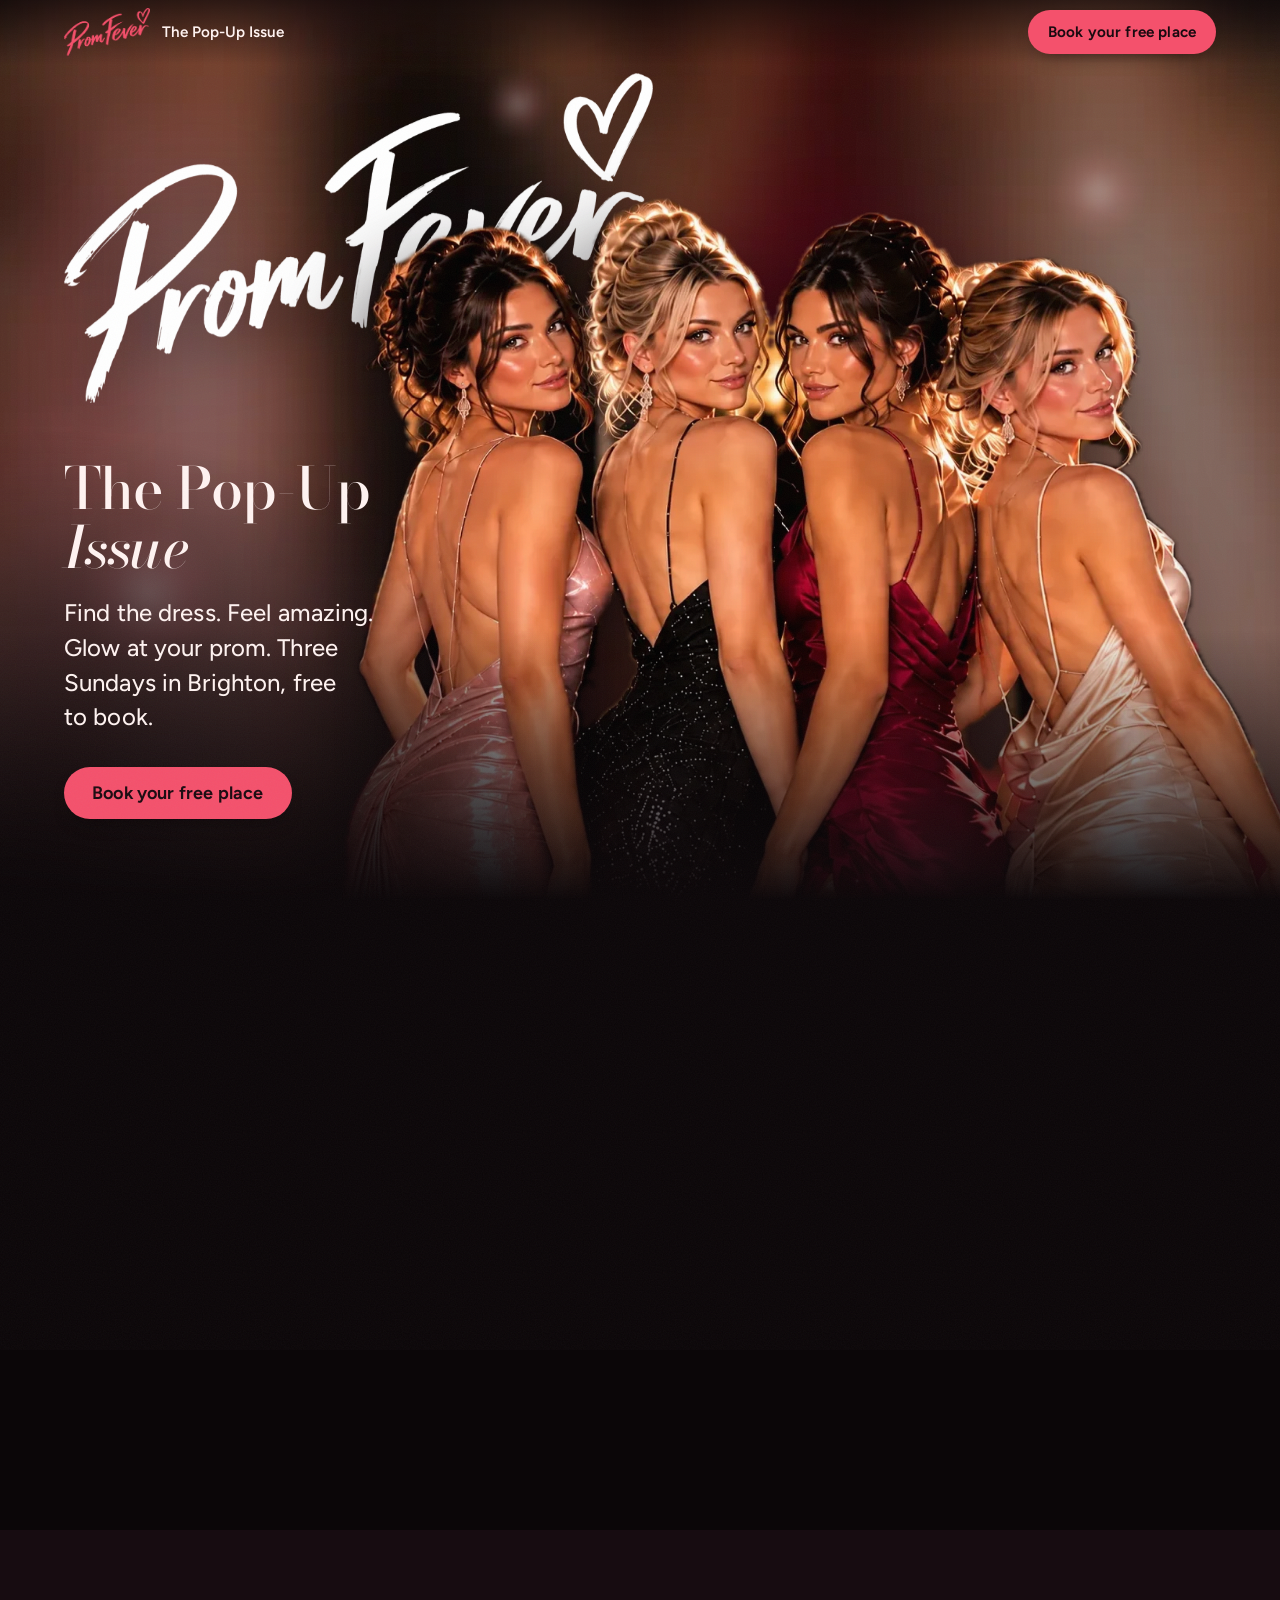
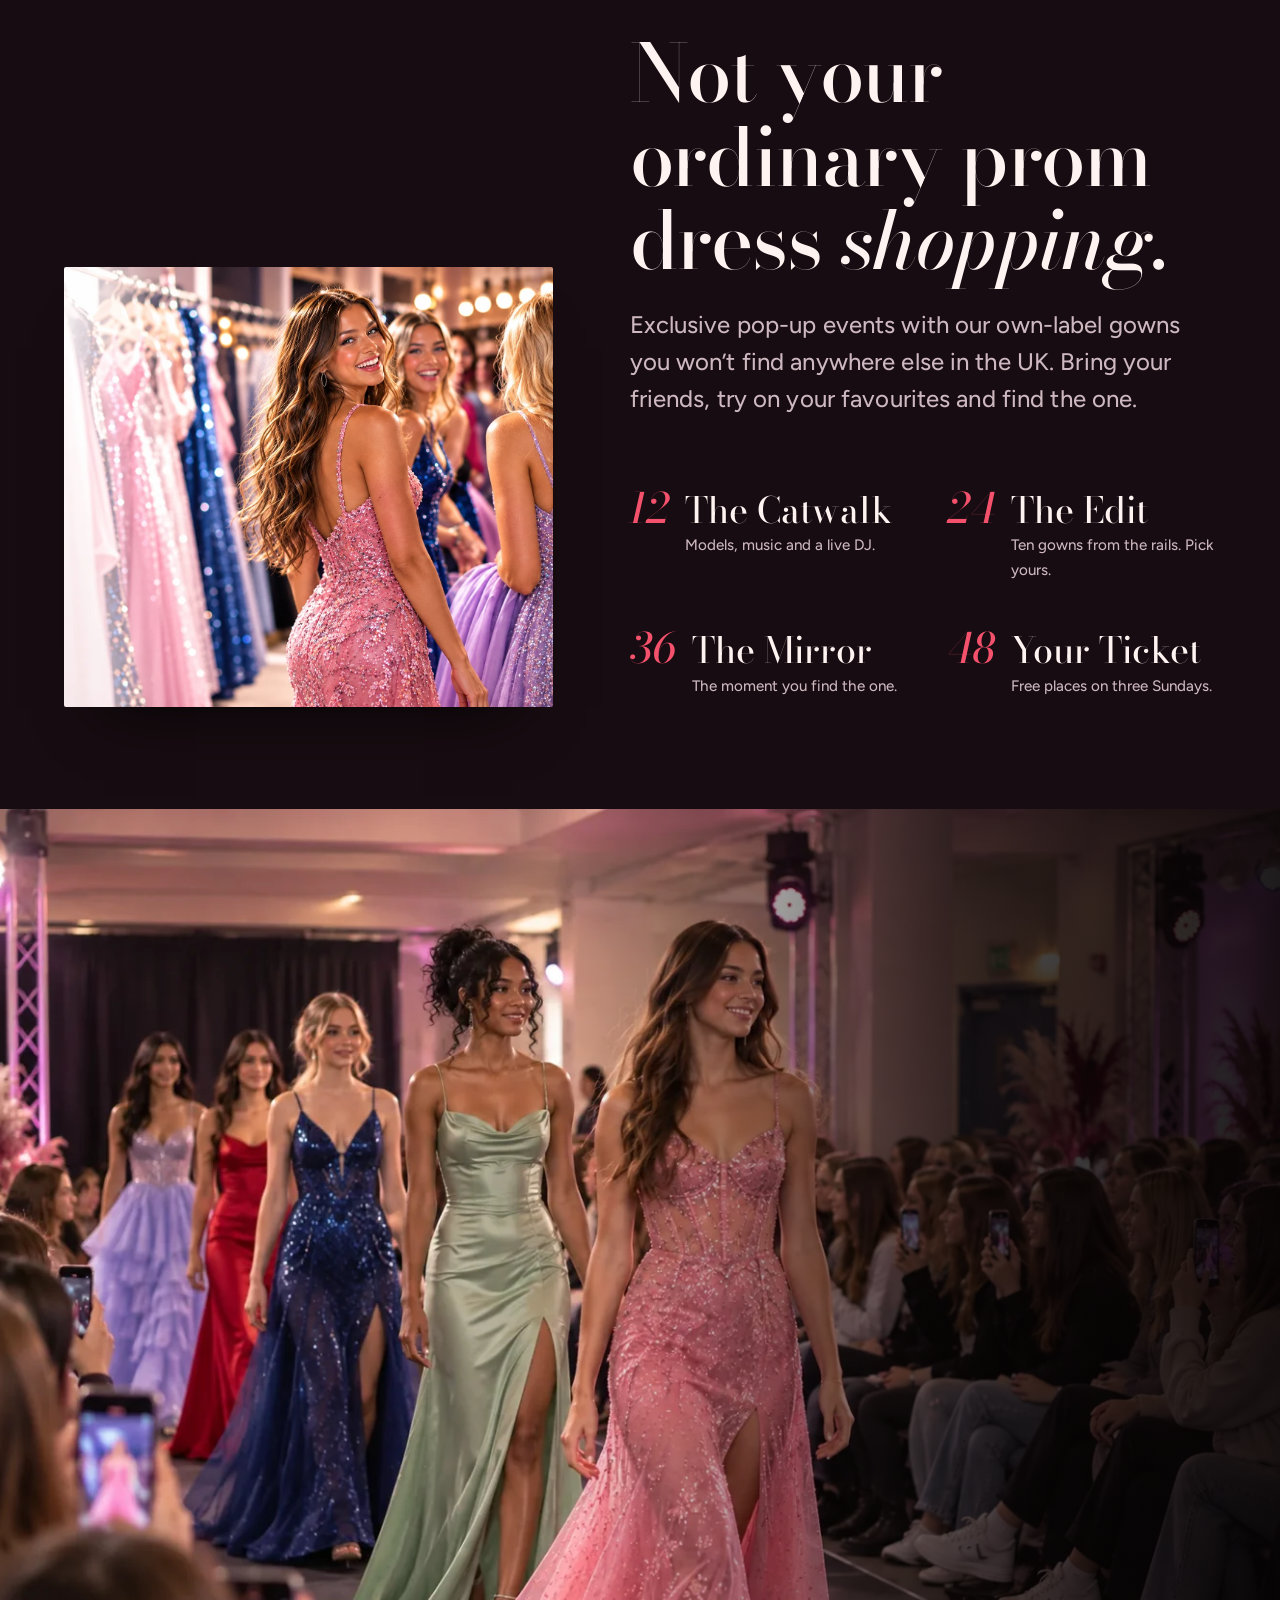
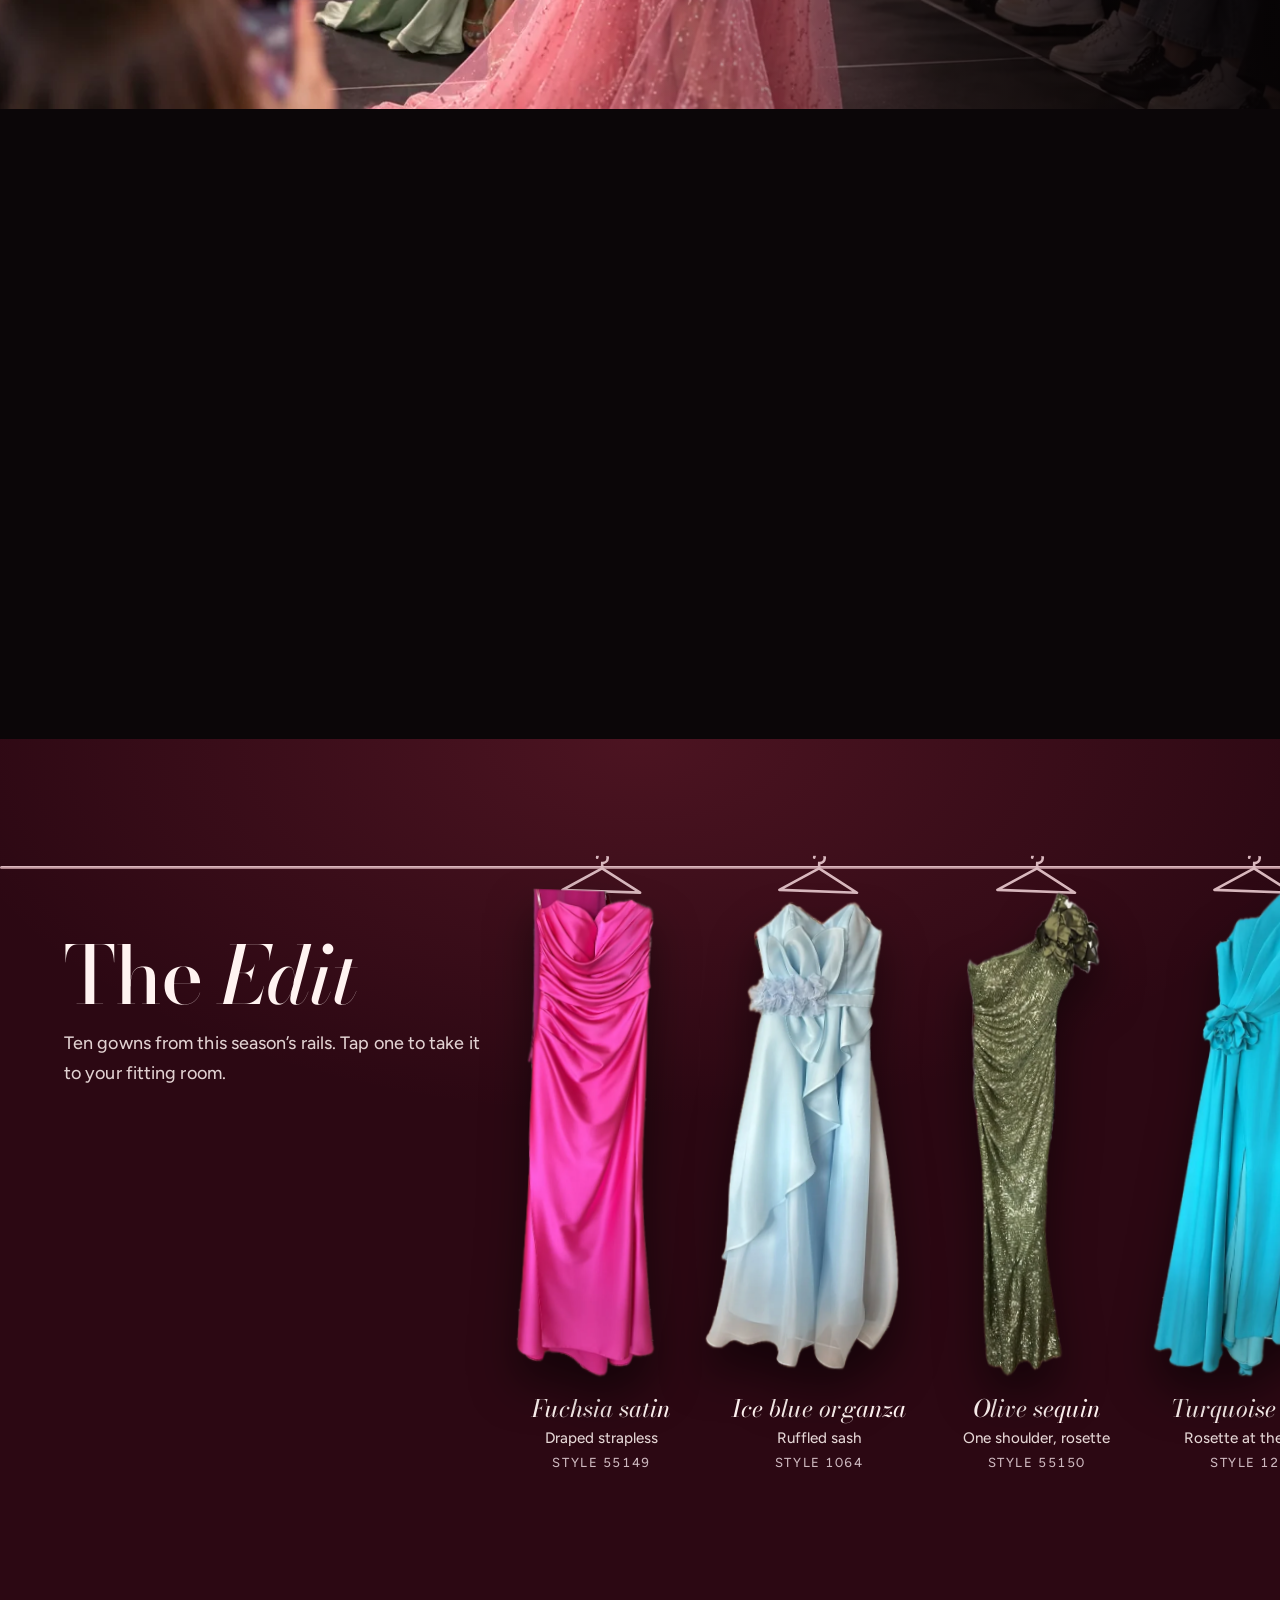
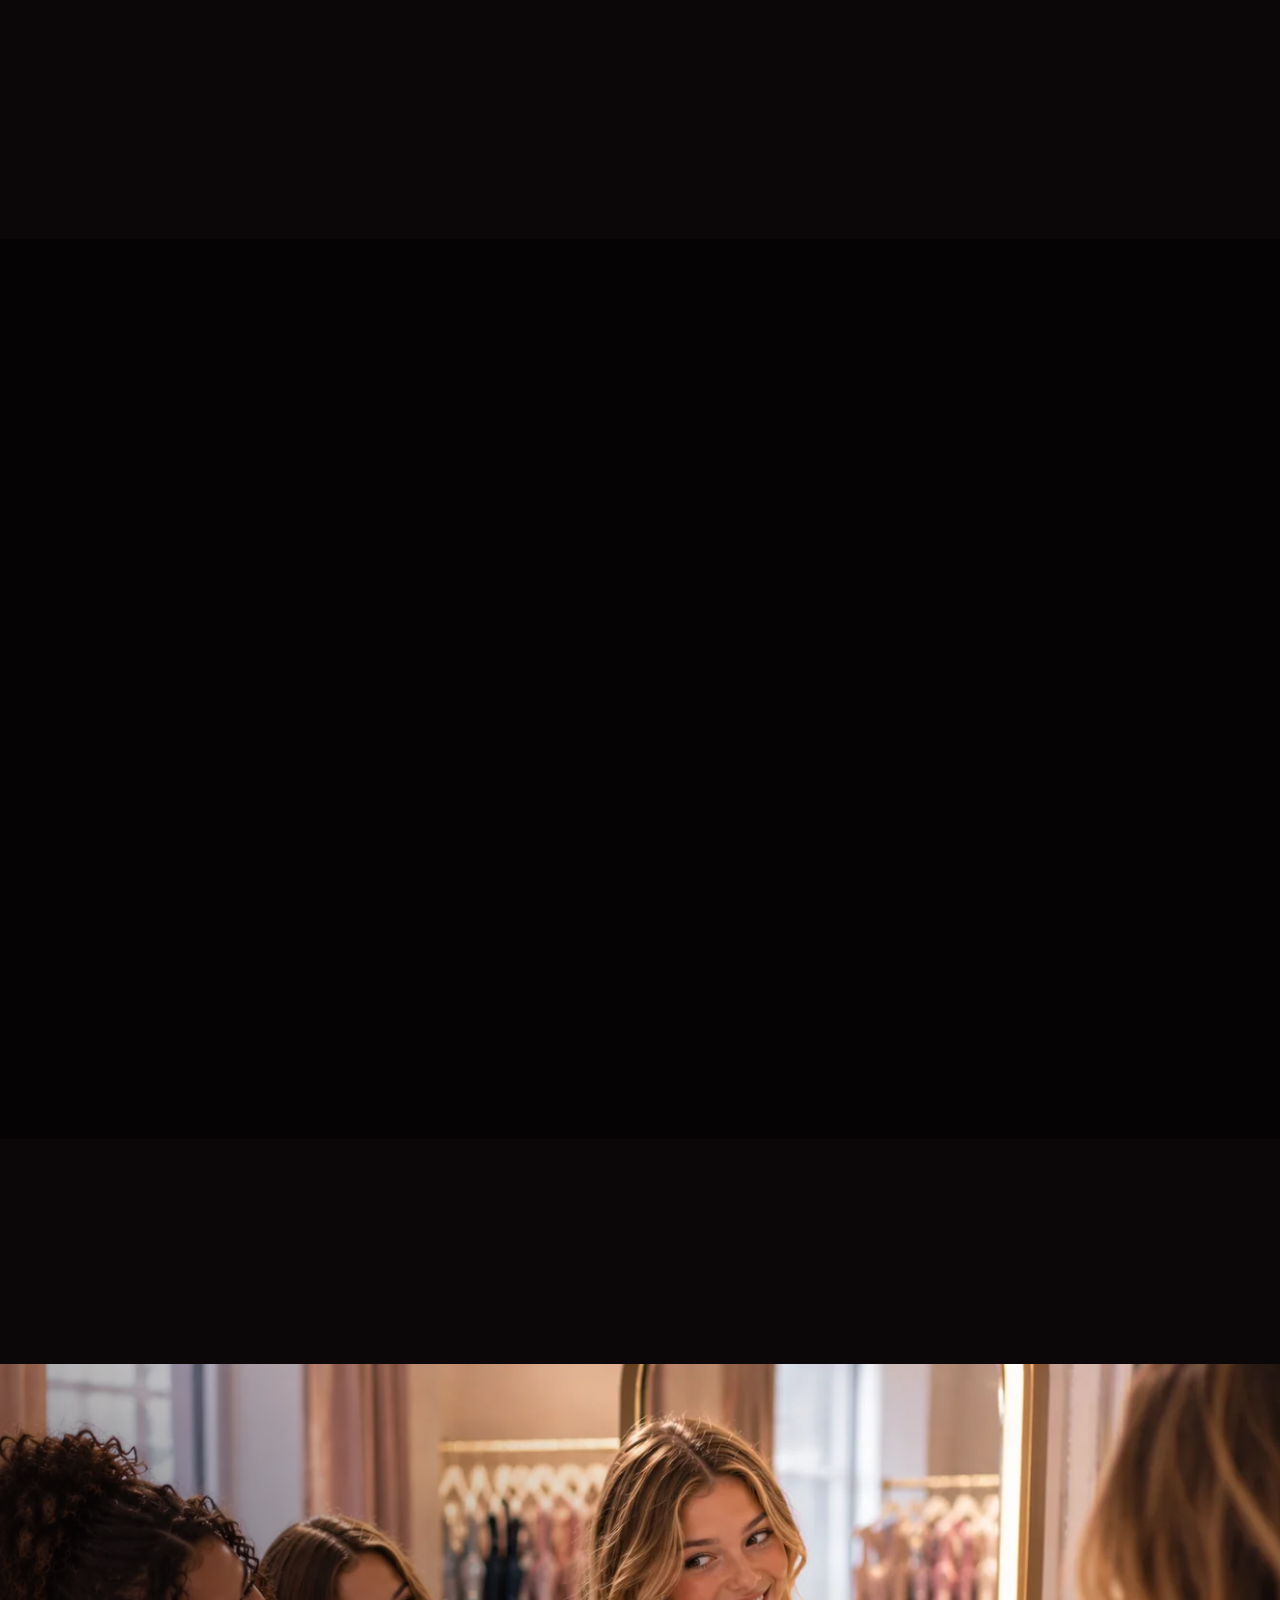
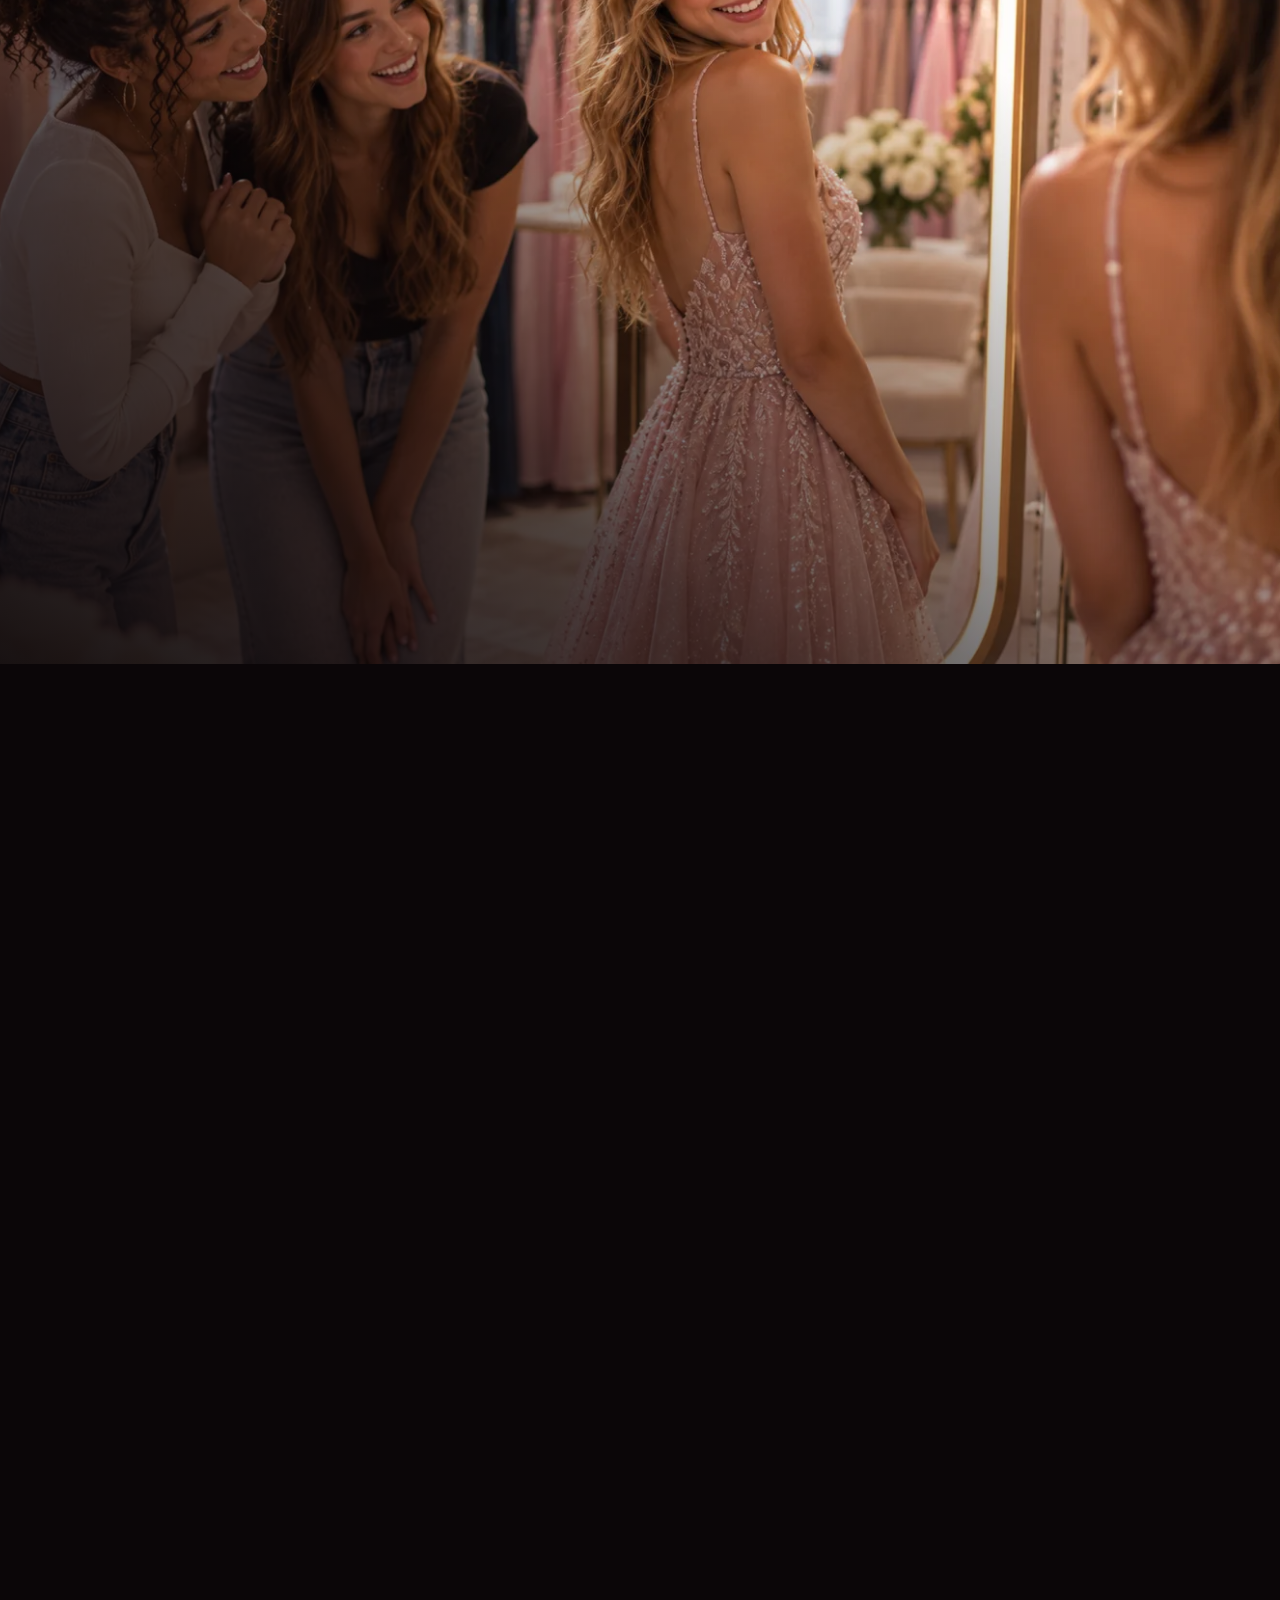
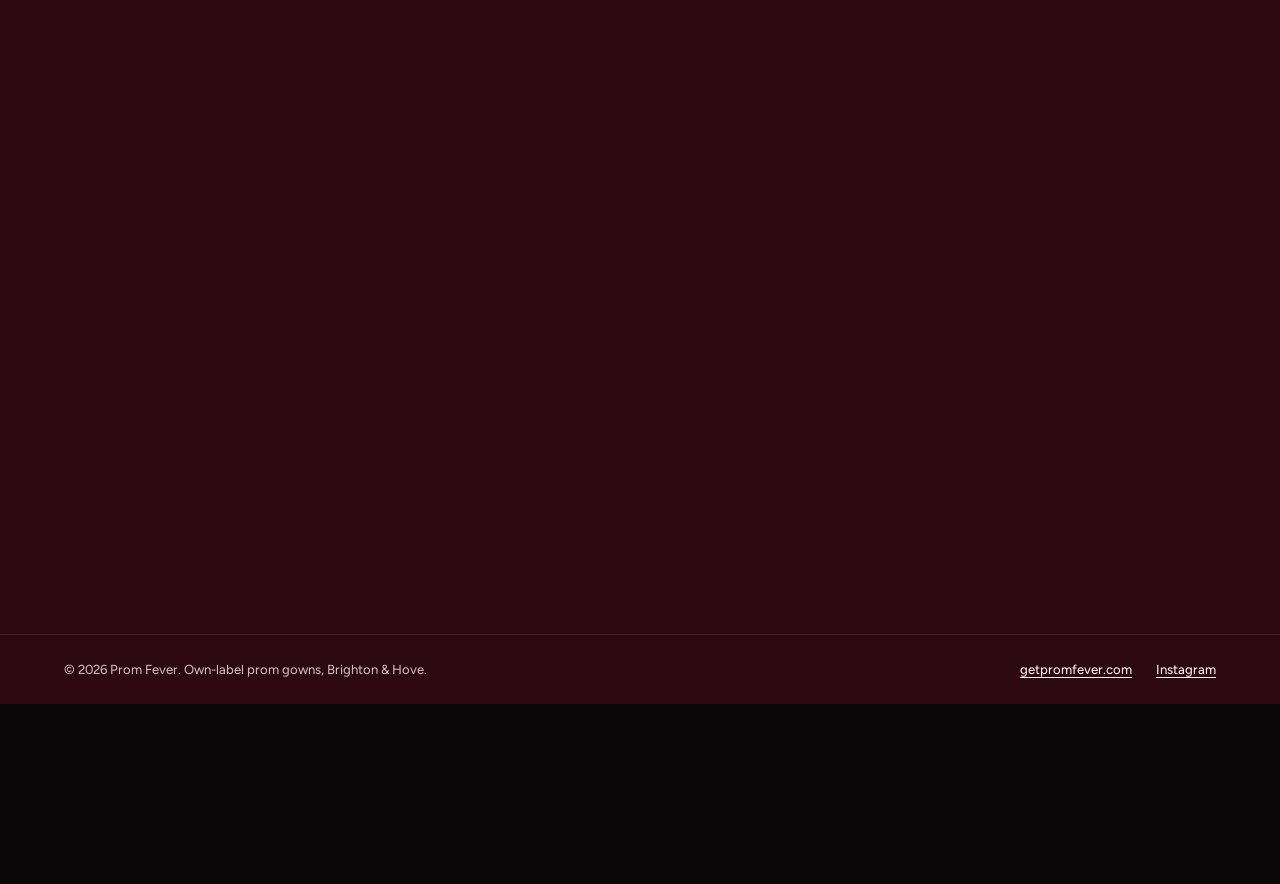
<file: pop-up-issue/index.html>
<!doctype html>
<html lang="en-GB">
<head>
<meta charset="utf-8">
<meta name="viewport" content="width=device-width, initial-scale=1, viewport-fit=cover">
<title>The Pop-Up Issue | Prom Fever</title>
<meta name="description" content="Prom dress shopping as a night out. Free Prom Fever pop-ups at Hollingbury Golf Club, Brighton, on three Sundays in 2027.">
<meta name="theme-color" content="#0b0608">
<link rel="icon" href="assets/heart.png">
<link rel="preload" href="fonts/bodoni-moda-latin-opsz-normal.woff2" as="font" type="font/woff2" crossorigin>
<link rel="preload" href="fonts/figtree-latin-wght-normal.woff2" as="font" type="font/woff2" crossorigin>
<link rel="stylesheet" href="scrollcraft.css">
<style>
  @font-face { font-family: "Bodoni Moda"; src: url(fonts/bodoni-moda-latin-opsz-normal.woff2) format("woff2-variations"); font-weight: 400 900; font-style: normal; font-display: swap; }
  @font-face { font-family: "Bodoni Moda"; src: url(fonts/bodoni-moda-latin-opsz-italic.woff2) format("woff2-variations"); font-weight: 400 900; font-style: italic; font-display: swap; }
  @font-face { font-family: "Figtree"; src: url(fonts/figtree-latin-wght-normal.woff2) format("woff2-variations"); font-weight: 300 900; font-style: normal; font-display: swap; }

  /* The rebrand: Prom Fever's own midnight and pink, and its own two faces. */
  :root {
    --sc-canvas:     #0b0608;
    --sc-surface:    #170c11;
    --sc-ink:        #fff3f1;
    --sc-ink-soft:   #cdb8bf;
    --sc-accent:     #f4516c;
    --sc-accent-ink: #1a0a10;
    --sc-font-display: "Bodoni Moda", "Bodoni 72", Didot, serif;
    --sc-font-text:    "Figtree", system-ui, sans-serif;
    --sc-font-mono:    "Figtree", system-ui, sans-serif;
    --sc-shadow-color: 340 60% 3%;

    /* Page grounds. Spreads cut between these like turned pages; they never blend. */
    --pf-wine:  #2c0813;
    --pf-black: #060304;
    --pf-paper: #fbf7f4;
    --pf-paper-ink: #1f0d14;
    --pf-paper-soft: #6a525b;
    --pf-paper-accent: #cf2748;   /* the same pink, one step darker, for the paper ground */
    --pf-bar: 4rem;
  }
  html { background: var(--sc-canvas); }
  body { font-weight: 450; letter-spacing: 0; }
  .sc-display { font-weight: 500; font-optical-sizing: auto; letter-spacing: -0.015em; }
  .sc-display em { font-style: italic; font-weight: 500; }
  .sc-body { color: var(--sc-ink-soft); line-height: 1.66; letter-spacing: 0.005em; }

  /* The logo heart, as a mask, coloured by the element's background. */
  .pf-heart {
    display: inline-block; width: 0.62em; height: 0.62em; margin-left: 0.14em; vertical-align: 0.02em;
    background: currentColor;
    -webkit-mask: url(assets/heart.png) center / contain no-repeat; mask: url(assets/heart.png) center / contain no-repeat;
  }
  .pf-nowrap { white-space: nowrap; }

  /* ------------------------------------------------------------ chrome -- */
  .pf-bar {
    position: fixed; inset: 0 0 auto 0; z-index: var(--sc-z-chrome);
    height: var(--pf-bar);
    display: flex; align-items: center; justify-content: space-between; gap: var(--sc-4);
    padding-inline: var(--sc-gutter);
    background: linear-gradient(to bottom, color-mix(in oklab, var(--sc-canvas) 70%, transparent), transparent);
  }
  .pf-folio { display: flex; align-items: center; gap: var(--sc-3); min-width: 0; text-decoration: none; }
  .pf-folio img { width: 5.4rem; height: auto; }
  .pf-folio__text { font-size: var(--sc-t-sm); color: var(--sc-ink-soft); white-space: nowrap; overflow: hidden; text-overflow: ellipsis; }
  .pf-folio__text b { font-weight: 600; color: var(--sc-ink); }
  .pf-folio__page { display: inline-block; transition: opacity var(--sc-d-base) var(--sc-ease-out); }
  .pf-folio__page.is-swapping { opacity: 0; }

  .pf-cta {
    display: inline-flex; align-items: center; gap: var(--sc-2);
    min-height: 2.75rem; padding: 0 1.25rem;
    border-radius: var(--sc-r-pill);
    background: var(--sc-accent); color: var(--sc-accent-ink);
    font-weight: 650; font-size: var(--sc-t-sm); letter-spacing: 0.01em;
    text-decoration: none; white-space: nowrap;
    box-shadow: 0 10px 20px -12px rgb(6 3 4 / 0.7);
    transition: background-color 160ms var(--sc-ease-out), transform 120ms var(--sc-ease-out);
  }
  .pf-cta:active { transform: translateY(1px) scale(0.98); }
  @media (hover: hover) and (pointer: fine) { .pf-cta:hover { background: #ff6f88; } }
  .pf-cta--lg { min-height: 3.25rem; padding: 0 1.75rem; font-size: var(--sc-t-base); }
  .pf-cta svg { width: 1em; height: 1em; }

  /* ------------------------------------------------------------- cover -- */
  .pf-cover .sc-stage { background: var(--sc-canvas); }
  .pf-cover__plate, .pf-cover__mast, .pf-cover__star, .pf-cover__fore { position: absolute; pointer-events: none; }
  .pf-cover__plate { inset: -4%; width: 108%; height: 108%; max-width: none; object-fit: cover;
    transform: scale(calc(1.06 - var(--sc-p, 0) * 0.05)) translate3d(0, calc(var(--sc-p, 0) * -2vh), 0); }
  .pf-cover__mast {
    top: calc(var(--pf-bar) + 1vh); left: var(--sc-gutter);
    width: min(46vw, 56rem); height: auto; max-width: none;
    transform-origin: 20% 30%;
    transform: translate3d(0, calc(var(--sc-p, 0) * -16vh), 0) scale(calc(1 - var(--sc-p, 0) * 0.14));
    opacity: calc(1 - var(--sc-p, 0) * 0.7);
    filter: drop-shadow(0 18px 30px rgb(11 6 8 / 0.45));
  }
  .pf-cover__star {
    right: -3vw; bottom: 0; height: 78vh; width: auto; max-width: none;
    transform-origin: 50% 100%;
    transform: translate3d(0, calc(var(--sc-p, 0) * -3vh), 0) scale(calc(1 + var(--sc-p, 0) * 0.08));
    filter: drop-shadow(-24px 30px 40px rgb(11 6 8 / 0.55));
  }
  .pf-cover__star--tall { display: none; }
  /* The flashes: soft discs of light nearest the lens, travelling fastest. */
  .pf-cover__fore { inset: 0; transform: translate3d(0, calc(var(--sc-p, 0) * -38vh), 0); }
  .pf-flash { position: absolute; border-radius: 50%; mix-blend-mode: screen;
    background: radial-gradient(circle, rgb(255 236 240 / 0.9), rgb(255 160 180 / 0.35) 38%, transparent 70%); filter: blur(6px); }
  .pf-flash--burst { animation: pf-burst 1.5s var(--sc-ease-out) both; }
  @keyframes pf-burst { 0% { opacity: 0; transform: scale(0.6); } 12% { opacity: 1; transform: scale(1.15); } 100% { opacity: 0.38; transform: scale(1); } }
  .pf-cover__floor { position: absolute; inset: auto 0 0 0; height: 30vh; pointer-events: none;
    background: linear-gradient(to top, var(--sc-canvas), transparent); }
  .pf-cover .sc-copy { max-width: min(25vw, 24rem); bottom: clamp(2.5rem, 9vh, 6rem); }
  .pf-cover h1 { font-size: clamp(2.4rem, 1.2rem + 3vw, 4.4rem); line-height: 1.02; padding-bottom: 0.06em; }
  .pf-cover .sc-body { margin-top: var(--sc-4); color: var(--sc-ink); font-size: var(--sc-t-lg); line-height: 1.45; max-width: 24ch; }
  .pf-cover .pf-cta { margin-top: var(--sc-6); }
  .pf-cover__lead-scrim { position: absolute; inset: 0; pointer-events: none;
    background: radial-gradient(70% 70% at 0% 100%, rgb(11 6 8 / 0.92), rgb(11 6 8 / 0.55) 45%, transparent 75%); }

  /* ---------------------------------------------------------- contents -- */
  .pf-contents { background: var(--sc-surface); padding-block: clamp(4rem, 8vw, 8rem); }
  .pf-contents__grid { display: grid; grid-template-columns: minmax(0, 5fr) minmax(0, 6fr); gap: clamp(2rem, 6vw, 6rem); align-items: end; }
  .pf-contents__photo { margin: 0; position: relative; }
  .pf-contents__photo img { width: 100%; height: auto; aspect-ratio: 1323 / 1189; object-fit: cover; border-radius: 2px;
    box-shadow: 0 40px 60px -40px rgb(0 0 0 / 0.8); }
  .pf-contents h2 { font-size: var(--sc-t-3xl); line-height: 1.04; max-width: 14ch; }
  .pf-contents .sc-body { margin-top: var(--sc-5); font-size: var(--sc-t-lg); line-height: 1.55; max-width: 40ch; }
  .pf-toc { list-style: none; margin: var(--sc-8) 0 0; padding: 0; display: grid; grid-template-columns: 1fr 1fr; gap: var(--sc-6) var(--sc-7); }
  .pf-toc a { display: grid; grid-template-columns: auto 1fr; gap: 0 var(--sc-4); text-decoration: none; padding-block: var(--sc-2); }
  .pf-toc__num { grid-row: span 2; font-family: var(--sc-font-display); font-style: italic; font-size: 2.6rem; line-height: 0.9; color: var(--sc-accent); font-variant-numeric: lining-nums; }
  .pf-toc__title { font-family: var(--sc-font-display); font-size: var(--sc-t-xl); line-height: 1.1; }
  .pf-toc__dek { color: var(--sc-ink-soft); font-size: var(--sc-t-sm); margin-top: var(--sc-1); }
  @media (hover: hover) and (pointer: fine) {
    .pf-toc__title { background: linear-gradient(currentColor, currentColor) 0 100% / 0 1px no-repeat; transition: background-size 240ms var(--sc-ease-out); }
    .pf-toc a:hover .pf-toc__title { background-size: 100% 1px; }
  }

  /* ----------------------------------------------------------- catwalk -- */
  .pf-catwalk .sc-stage { background: var(--pf-black); }
  .pf-catwalk__media { position: absolute; inset: 0; margin: 0; }
  .pf-catwalk__media img { width: 100%; height: 100%; object-fit: cover; object-position: 48% 26%; }
  .pf-catwalk__scrim { position: absolute; inset: 0; pointer-events: none;
    background: linear-gradient(to left, rgb(6 3 4 / 0.9) 0%, rgb(6 3 4 / 0.7) 26%, transparent 55%); }
  .pf-catwalk .sc-copy { max-width: min(36rem, 40vw); top: 50%; bottom: auto; translate: 0 -50%; }
  .pf-catwalk h2 { font-size: var(--sc-t-3xl); line-height: 1.02; }
  .pf-catwalk__dek { margin-top: var(--sc-5); }

  /* -------------------------------------------------------------- edit -- */
  .pf-edit .sc-stage { background: var(--pf-wine); }
  .pf-edit__glow { position: absolute; inset: 0; pointer-events: none;
    background: radial-gradient(80% 60% at 50% 0%, rgb(244 81 108 / 0.16), transparent 70%); }
  .pf-rail { position: absolute; inset: 0 auto 0 0; display: flex; align-items: flex-start;
    padding: calc(var(--pf-bar) + 7vh) var(--sc-gutter) 0; gap: clamp(0.75rem, 2vw, 2rem); }
  /* The bar every gown hangs from. It belongs to the rail, so it travels with it. */
  .pf-rail::before { content: ""; position: absolute; left: 0; right: 0; top: calc(var(--pf-bar) + 7vh); height: 3px; border-radius: 2px;
    background: linear-gradient(to bottom, #e9c7cd, #9c6f78); box-shadow: 0 6px 10px -4px rgb(0 0 0 / 0.6); }
  .pf-rail__lead, .pf-rail__end { flex: 0 0 auto; width: min(26rem, 78vw); padding-top: 8vh; }
  .pf-rail__lead h2 { font-size: var(--sc-t-3xl); }
  .pf-rail__lead .sc-body, .pf-rail__end .sc-body { margin-top: var(--sc-4); color: var(--sc-ink); opacity: 0.86; }
  .pf-rail__end h3 { font-family: var(--sc-font-display); font-weight: 500; font-size: var(--sc-t-2xl); line-height: 1.05; margin: 0; }

  .pf-gown { flex: 0 0 auto; width: clamp(9.5rem, 15vw, 15rem); position: relative; display: flex; flex-direction: column; align-items: center; }
  .pf-gown__btn { all: unset; cursor: pointer; display: flex; flex-direction: column; align-items: center; width: 100%; border-radius: var(--sc-r-sm); -webkit-tap-highlight-color: transparent; }
  .pf-gown__btn:focus-visible { outline: 2px solid var(--sc-accent); outline-offset: 6px; }
  /* Hanger and gown swing as one, pivoting on the hook at the rail. */
  .pf-gown__swing { transform-origin: 50% 0; transform: rotate(var(--pf-a, 0deg)); display: flex; flex-direction: column; align-items: center; width: 100%; }
  .pf-gown__hook { width: 46%; height: auto; margin-top: -0.6rem; color: #d9b8be; }
  .pf-gown__img { height: 54vh; width: auto; max-width: 100%; object-fit: contain; margin-top: -0.35rem;
    filter: drop-shadow(0 26px 22px rgb(0 0 0 / 0.5)); transition: transform 240ms var(--sc-ease-out); }
  .pf-gown__label { margin-top: var(--sc-4); text-align: center; line-height: 1.35; }
  .pf-gown__name { display: block; font-family: var(--sc-font-display); font-size: var(--sc-t-lg); font-style: italic; }
  .pf-gown__detail { display: block; font-size: var(--sc-t-sm); color: var(--sc-ink); opacity: 0.88; margin-top: 0.15rem; }
  .pf-gown__style { display: block; font-size: var(--sc-t-xs); letter-spacing: 0.12em; text-transform: uppercase; color: var(--sc-ink-soft); margin-top: 0.3rem; font-variant-numeric: tabular-nums; }
  .pf-gown__tag { margin-top: var(--sc-2); font-size: var(--sc-t-xs); font-weight: 650; color: var(--sc-accent-ink); background: var(--sc-accent);
    border-radius: var(--sc-r-pill); padding: 0.35rem 0.8rem; opacity: 0; transform: translateY(4px) scale(0.96);
    transition: opacity 200ms var(--sc-ease-out), transform 200ms var(--sc-ease-out); }
  .pf-gown.is-chosen .pf-gown__tag { opacity: 1; transform: none; }
  .pf-gown.is-chosen .pf-gown__img { transform: translateY(-10px); }
  @media (hover: hover) and (pointer: fine) { .pf-gown__btn:hover .pf-gown__img { transform: translateY(-6px); } }

  /* -------------------------------------------------------------- hush -- */
  .pf-hush .sc-stage { background: var(--pf-black); }
  .pf-hush p { position: absolute; left: var(--sc-gutter); top: 44%; margin: 0; max-width: 18ch;
    font-family: var(--sc-font-display); font-style: italic; font-size: var(--sc-t-2xl); line-height: 1.15; color: var(--sc-ink-soft); }

  /* --------------------------------------------------------- centrefold -- */
  .pf-mirror .sc-stage { background: var(--pf-black); }
  .pf-mirror .sc-stage__poster { object-position: 62% 30%; }
  .pf-mirror .sc-copy { max-width: min(30rem, 36vw); }
  .pf-mirror h2 { font-size: var(--sc-t-4xl); line-height: 0.98; padding-bottom: 0.08em; }
  .pf-mirror .sc-body { margin-top: var(--sc-5); color: var(--sc-ink); font-size: var(--sc-t-lg); line-height: 1.5; max-width: 26ch; }

  /* ---------------------------------------------------------- back page -- */
  .pf-back .sc-stage { background: var(--pf-wine); display: grid; grid-template-rows: 1fr auto; }
  .pf-back__inner { display: grid; grid-template-columns: minmax(0, 5fr) minmax(0, 6fr); gap: clamp(2rem, 5vw, 5rem); align-items: center;
    padding: calc(var(--pf-bar) + 2rem) var(--sc-gutter) 1.5rem; max-width: var(--sc-maxw); margin-inline: auto; width: 100%; }
  .pf-back h2 { font-size: var(--sc-t-3xl); line-height: 1.04; }
  .pf-back__extras { margin-top: var(--sc-5); }

  .pf-ticket { position: relative; display: grid; grid-template-columns: 1fr auto; background: var(--pf-paper); color: var(--pf-paper-ink);
    border-radius: 6px; box-shadow: 0 50px 80px -40px rgb(0 0 0 / 0.85), 0 2px 0 rgb(255 255 255 / 0.6) inset;
    transform: rotate(-1.5deg); }
  .pf-ticket__main { padding: clamp(1.25rem, 2.6vw, 2.25rem); min-width: 0; }
  .pf-ticket__logo { width: 8.5rem; height: auto; }
  .pf-ticket__admit { font-family: var(--sc-font-display); font-size: var(--sc-t-xl); line-height: 1.1; margin: var(--sc-4) 0 0; }
  .pf-ticket dl { display: grid; grid-template-columns: auto 1fr; gap: var(--sc-2) var(--sc-5); margin: var(--sc-5) 0 0; font-size: var(--sc-t-sm); }
  .pf-ticket dt { color: var(--pf-paper-soft); font-size: var(--sc-t-xs); letter-spacing: 0.12em; text-transform: uppercase; padding-top: 0.15rem; }
  .pf-ticket dd { margin: 0; font-weight: 600; }
  .pf-ticket__pick { color: var(--pf-paper-accent); }
  .pf-ticket .pf-cta { margin-top: var(--sc-6); background: var(--pf-paper-accent); color: #fff; }
  @media (hover: hover) and (pointer: fine) { .pf-ticket .pf-cta:hover { background: #b81f3e; } }
  .pf-ticket__note { margin: var(--sc-4) 0 0; font-size: var(--sc-t-xs); color: var(--pf-paper-soft); max-width: 46ch; }
  /* The stub: three dates behind a perforation. */
  .pf-ticket__stub { border-left: 2px dashed #d9c3c8; padding: clamp(1.25rem, 2.6vw, 2.25rem) clamp(1rem, 2vw, 1.75rem);
    display: flex; flex-direction: column; justify-content: center; gap: var(--sc-4); }
  .pf-ticket__stub::before, .pf-ticket__stub::after { content: ""; position: absolute; width: 1.4rem; height: 1.4rem; border-radius: 50%; background: var(--pf-wine);
    right: calc(var(--pf-stub-w, 7.5rem) - 0.7rem); }
  .pf-ticket__stub::before { top: -0.7rem; } .pf-ticket__stub::after { bottom: -0.7rem; }
  .pf-date { text-align: center; line-height: 1; }
  .pf-date__day { display: block; font-size: var(--sc-t-xs); letter-spacing: 0.14em; text-transform: uppercase; color: var(--pf-paper-soft); }
  .pf-date__num { display: block; font-family: var(--sc-font-display); font-size: 2rem; font-variant-numeric: lining-nums; margin-top: 0.2rem; }
  .pf-date__mon { display: block; font-size: var(--sc-t-sm); font-weight: 600; margin-top: 0.15rem; }

  .pf-foot { display: flex; flex-wrap: wrap; justify-content: space-between; gap: var(--sc-3) var(--sc-6); padding: var(--sc-5) var(--sc-gutter) calc(var(--sc-5) + env(safe-area-inset-bottom));
    font-size: var(--sc-t-xs); color: var(--sc-ink-soft); border-top: 1px solid rgb(255 243 241 / 0.1); }
  .pf-foot a { color: var(--sc-ink); }
  .pf-foot nav { display: flex; gap: var(--sc-5); }

  /* ------------------------------------------------------------ phones -- */
  @media (max-width: 860px) {
    :root { --pf-bar: 3.5rem; }
    .pf-folio__text { display: none; }
    .pf-bar .pf-cta { min-height: 2.5rem; padding: 0 1rem; }
    .pf-cover__mast { width: 84vw; left: 8vw; top: calc(var(--pf-bar) + 1.5vh); }
    .pf-cover__star--wide { display: none; }
    .pf-cover__star--tall { display: block; right: auto; left: 50%; height: 62svh; translate: -50% 0;
      -webkit-mask-image: linear-gradient(to top, transparent 0%, #000 22%); mask-image: linear-gradient(to top, transparent 0%, #000 22%); }
    .pf-cover__lead-scrim { background: linear-gradient(to top, rgb(11 6 8 / 0.96) 0%, rgb(11 6 8 / 0.8) 30%, transparent 55%); }
    .pf-cover .sc-copy { max-width: none; bottom: max(1.5rem, env(safe-area-inset-bottom)); }
    .pf-cover h1 { font-size: var(--sc-t-2xl); }
    .pf-cover .sc-body { font-size: var(--sc-t-base); max-width: 32ch; margin-top: var(--sc-3); }
    .pf-cover .pf-cta { margin-top: var(--sc-5); }

    .pf-contents__grid { grid-template-columns: 1fr; }
    .pf-contents__photo { order: 2; }
    .pf-contents h2 { font-size: var(--sc-t-2xl); }
    .pf-toc { grid-template-columns: 1fr; gap: var(--sc-3); margin-top: var(--sc-6); }

    .pf-catwalk__scrim { background: linear-gradient(to top, rgb(6 3 4 / 0.95) 0%, rgb(6 3 4 / 0.75) 34%, transparent 62%); }
    .pf-catwalk .sc-copy { top: auto; bottom: 2.5rem; translate: none; max-width: none; }
    .pf-catwalk h2 { font-size: var(--sc-t-2xl); }

    .pf-gown { width: 44vw; }
    .pf-gown__img { height: 46svh; }
    .pf-rail { padding-top: calc(var(--pf-bar) + 5vh); }
    .pf-rail::before { top: calc(var(--pf-bar) + 5vh); }
    .pf-rail__lead h2 { font-size: var(--sc-t-2xl); }

    .pf-hush p { top: 40%; }
    .pf-mirror .sc-copy { max-width: none; }
    .pf-mirror h2 { font-size: var(--sc-t-3xl); }
    .pf-mirror .sc-body { font-size: var(--sc-t-base); }

    .pf-mirror .sc-scrim--lead { background: linear-gradient(to top, rgb(11 6 8 / 0.95) 0%, rgb(11 6 8 / 0.82) 30%, rgb(11 6 8 / 0.3) 52%, transparent 66%); }
    /* The back page must still fit one phone screen: it is the final frame and it holds. */
    .pf-back__inner { grid-template-columns: 1fr; gap: var(--sc-4); align-content: center; padding-top: calc(var(--pf-bar) + 0.5rem); padding-bottom: 0.5rem; }
    .pf-back h2 { font-size: clamp(1.7rem, 7.4vw, 2.2rem); }
    .pf-back__extras { display: none; }
    .pf-ticket { grid-template-columns: 1fr; transform: rotate(-1deg); }
    .pf-ticket__main { padding: 1rem 1.1rem 0.9rem; }
    .pf-ticket__logo { width: 6.5rem; }
    .pf-ticket__admit { font-size: var(--sc-t-lg); margin-top: var(--sc-2); }
    .pf-ticket dl { margin-top: var(--sc-3); gap: 0.3rem var(--sc-4); }
    .pf-ticket .pf-cta { margin-top: var(--sc-4); }
    .pf-ticket__note { margin-top: var(--sc-2); }
    .pf-ticket__stub { border-left: 0; border-top: 2px dashed #d9c3c8; flex-direction: row; justify-content: space-around; padding: 0.7rem 1rem; }
    .pf-date__num { font-size: 1.5rem; }
    .pf-foot { padding-block: var(--sc-3) calc(var(--sc-3) + env(safe-area-inset-bottom)); }
    .pf-ticket__stub::before, .pf-ticket__stub::after { display: none; }
  }

  @media (max-width: 860px) and (max-height: 700px) {
    .pf-ticket__note, .pf-ticket__logo { display: none; }
    .pf-ticket__admit { margin-top: 0; }
  }

  /* --------------------------------------------------- reduced motion -- */
  @media (prefers-reduced-motion: reduce) {
    .pf-cover__plate, .pf-cover__mast, .pf-cover__star, .pf-cover__fore { transform: none !important; opacity: 1 !important; }
    .pf-gown__swing { transform: none !important; }
    .pf-flash--burst { animation: none; opacity: 0.38; }
    .pf-rail { position: relative; inset: auto; height: 100%; }
  }
</style>
</head>
<body>

<span data-sc-progress></span>
<div class="sc-grain" aria-hidden="true"></div>

<header class="pf-bar">
  <a class="pf-folio" href="#cover" aria-label="Prom Fever, back to the cover">
    <img src="assets/logo-pink.png" width="1636" height="916" alt="">
    <span class="pf-folio__text"><b>The Pop-Up Issue</b> <span class="pf-folio__page" id="folio-page" aria-live="off"></span></span>
  </a>
  <a class="pf-cta" href="https://buytickets.at/promfever/2480882" target="_blank" rel="noopener">Book your free place</a>
</header>

<main>

  <!-- COVER · anticipation. Layered: plate, masthead, the cover stars in front of it, flashes nearest the lens. -->
  <section id="cover" class="pf-cover" data-sc-act="pin" data-sc-span="1.7" data-folio="">
    <div data-sc-stage>
      <picture>
        <source media="(max-width: 860px)" srcset="assets/carpet-four-tall-plate-interim.webp">
        <img class="pf-cover__plate" src="assets/carpet-four-plate-interim.webp" width="1672" height="941" alt="" fetchpriority="high">
      </picture>
      <img class="pf-cover__mast" src="assets/logo-white.png" width="1636" height="916" alt="">
      <img class="pf-cover__star pf-cover__star--wide" src="assets/carpet-four-star.webp" width="1251" height="897"
           alt="Four friends in prom gowns on a red carpet, looking back over their shoulders at the cameras">
      <img class="pf-cover__star pf-cover__star--tall" src="assets/carpet-four-tall-star.webp" width="853" height="1233" alt="">
      <div class="pf-cover__fore" aria-hidden="true">
        <span class="pf-flash pf-flash--burst" style="left:6%;top:58%;width:9rem;height:9rem;animation-delay:.25s"></span>
        <span class="pf-flash pf-flash--burst" style="left:82%;top:16%;width:6rem;height:6rem;animation-delay:.45s"></span>
        <span class="pf-flash" style="left:64%;top:86%;width:14rem;height:14rem;opacity:.22"></span>
        <span class="pf-flash pf-flash--burst" style="left:38%;top:8%;width:4rem;height:4rem;animation-delay:.7s"></span>
      </div>
      <div class="pf-cover__floor" aria-hidden="true"></div>
      <div class="pf-cover__lead-scrim" aria-hidden="true"></div>
      <div class="sc-copy sc-copy--lead" data-sc-cue="0 0.66 0">
        <h1 class="sc-display"><span class="pf-nowrap">The Pop-Up</span> <em>Issue</em></h1>
        <p class="sc-body">Find the dress. Feel amazing. Glow at your prom. Three Sundays in Brighton, free to book.</p>
        <a class="pf-cta pf-cta--lg" href="https://buytickets.at/promfever/2480882" target="_blank" rel="noopener">Book your free place</a>
      </div>
    </div>
  </section>

  <!-- CONTENTS · curiosity. An ordinary spread on a hard ground cut. -->
  <section id="contents" class="pf-contents" data-folio="p.3 Contents">
    <div class="sc-wrap pf-contents__grid">
      <figure class="pf-contents__photo" data-sc-in>
        <img src="assets/popup-smile.webp" width="1323" height="1189" loading="lazy"
             alt="A girl in a sparkling pink gown smiling beside the rails at a Prom Fever pop-up">
      </figure>
      <div data-sc-in data-sc-stagger="60">
        <h2 class="sc-display">Not your ordinary prom dress <em>shopping.</em></h2>
        <p class="sc-body">Exclusive pop-up events with our own-label gowns you won’t find anywhere else in the UK. Bring your friends, try on your favourites and find the one.</p>
        <ol class="pf-toc">
          <li><a href="#catwalk"><span class="pf-toc__num">12</span><span class="pf-toc__title">The Catwalk</span><span class="pf-toc__dek">Models, music and a live DJ.</span></a></li>
          <li><a href="#edit"><span class="pf-toc__num">24</span><span class="pf-toc__title">The Edit</span><span class="pf-toc__dek">Ten gowns from the rails. Pick yours.</span></a></li>
          <li><a href="#mirror"><span class="pf-toc__num">36</span><span class="pf-toc__title">The Mirror</span><span class="pf-toc__dek">The moment you find the one.</span></a></li>
          <li><a href="#ticket"><span class="pf-toc__num">48</span><span class="pf-toc__title">Your Ticket</span><span class="pf-toc__dek">Free places on three Sundays.</span></a></li>
        </ol>
      </div>
    </div>
  </section>

  <!-- CATWALK · exhilaration. The line greets on black, then the runway wipes open under it. -->
  <section id="catwalk" class="pf-catwalk" data-sc-act="pin" data-sc-span="1.7" data-folio="p.12 The Catwalk">
    <div data-sc-stage>
      <figure class="pf-catwalk__media" data-sc-reveal="up" data-sc-reveal-at="0.0 0.42">
        <img src="assets/catwalk.webp" width="1400" height="933" loading="lazy"
             alt="Models in prom gowns walking the catwalk while the audience films on their phones">
      </figure>
      <div class="pf-catwalk__scrim" aria-hidden="true"></div>
      <div class="sc-copy sc-copy--trail" data-sc-cue="0 0.94 0 0.06">
        <h2 class="sc-display" data-sc-kinetic="lines">Music on. Lights down. Here they <em>come.</em></h2>
        <p class="sc-body pf-catwalk__dek">Watch our models walk the catwalk in every kind of gown, and see how each one fits and moves before you try a single dress on.</p>
      </div>
    </div>
  </section>

  <!-- THE EDIT · delight. Signature move: real gowns that swing on the rail as it travels. -->
  <section id="edit" class="pf-edit" data-sc-act="pan" data-sc-span="3" data-folio="p.24 The Edit">
    <div data-sc-stage>
      <div class="pf-edit__glow" aria-hidden="true"></div>
      <div class="pf-rail" data-sc-pan="0.04" role="group" aria-label="The Edit: ten gowns">
        <div class="pf-rail__lead">
          <h2 class="sc-display">The <em>Edit</em></h2>
          <p class="sc-body">Ten gowns from this season’s rails. Tap one to take it to your fitting room.</p>
        </div>
        <!-- gowns are filled in from GOWNS below so the label schema never drifts -->
        <div class="pf-rail__end">
          <h3>Rails and rails more at the pop-up.</h3>
          <p class="sc-body">Scan the QR code on any dress to see it modelled on a real person, or step into the virtual fitting room.</p>
        </div>
      </div>
    </div>
  </section>

  <!-- HUSH · authored silence before the peak. -->
  <section class="pf-hush" data-sc-act="pin" data-sc-span="1.25" data-folio="p.35">
    <div data-sc-stage>
      <p data-sc-cue="0.05 0.8 0.2 0.25">Then there’s the moment nobody tells you about.</p>
    </div>
  </section>

  <!-- CENTREFOLD · the peak. The one clip on the page, the biggest span, dwell on her settle. -->
  <section id="mirror" class="pf-mirror" data-sc-act="scrub" data-sc-span="3.6" data-sc-dwell="0.45" data-folio="p.36 The Mirror">
    <div data-sc-stage>
      <img class="sc-stage__poster" src="assets/step3.webp" width="1400" height="933" loading="lazy"
           alt="A girl in a pink beaded prom gown smiling at herself in the mirror while two friends look on">
      <div class="sc-scrim sc-scrim--lead" aria-hidden="true"></div>
      <div class="sc-copy sc-copy--lead" data-sc-cue="0.46 1 0.14 0.12">
        <h2 class="sc-display">That’s the <em>one.</em></h2>
        <p class="sc-body">Once you’ve chosen your dress, we won’t sell the same design to another girl from your school.</p>
      </div>
    </div>
  </section>

  <!-- BACK PAGE · resolve. The ticket carries the gown chosen on the rail. -->
  <section id="ticket" class="pf-back" data-sc-act="pin" data-sc-span="1.2" data-folio="p.48 Your Ticket">
    <div data-sc-stage>
      <div class="pf-back__inner">
        <div data-sc-cue="0 1 0 0" data-sc-rise="0">
          <h2 class="sc-display">Your place is free. Your dress is <span class="pf-nowrap"><em>waiting.</em><span class="pf-heart" aria-hidden="true" style="color:var(--sc-accent)"></span></span></h2>
          <p class="sc-body pf-back__extras">Live DJ, catwalk show, photographer, virtual fitting room, free parking, and a bar serving drinks to buy.</p>
        </div>
        <article class="pf-ticket" data-sc-cue="0 1 0 0" aria-label="Your ticket">
          <div class="pf-ticket__main">
            <img class="pf-ticket__logo" src="assets/logo-pink.png" width="1636" height="916" alt="Prom Fever">
            <p class="pf-ticket__admit">Admit one student, with a parent or guardian</p>
            <dl>
              <dt>Venue</dt><dd>Hollingbury Golf Club, Brighton</dd>
              <dt>Price</dt><dd>Free, places are limited</dd>
              <dt>Your pick</dt><dd class="pf-ticket__pick" id="ticket-pick">Choose on the day</dd>
            </dl>
            <a class="pf-cta pf-cta--lg" href="https://buytickets.at/promfever/2480882" target="_blank" rel="noopener">Book your free place
              <svg viewBox="0 0 256 256" aria-hidden="true"><path fill="currentColor" d="M204 64v104a12 12 0 0 1-24 0V93L72.5 200.5a12 12 0 0 1-17-17L163 76H88a12 12 0 0 1 0-24h104a12 12 0 0 1 12 12Z"/></svg></a>
            <p class="pf-ticket__note">You’ll pick your Sunday when you book. Students must attend with a parent or guardian.</p>
          </div>
          <div class="pf-ticket__stub" aria-label="Dates">
            <p class="pf-date"><span class="pf-date__day">Sun</span><span class="pf-date__num">24</span><span class="pf-date__mon">Jan 2027</span></p>
            <p class="pf-date"><span class="pf-date__day">Sun</span><span class="pf-date__num">28</span><span class="pf-date__mon">Feb 2027</span></p>
            <p class="pf-date"><span class="pf-date__day">Sun</span><span class="pf-date__num">21</span><span class="pf-date__mon">Mar 2027</span></p>
          </div>
        </article>
      </div>
      <footer class="pf-foot">
        <span>© 2026 Prom Fever. Own-label prom gowns, Brighton &amp; Hove.</span>
        <nav aria-label="Prom Fever elsewhere">
          <a href="https://getpromfever.com" target="_blank" rel="noopener">getpromfever.com</a>
          <a href="https://instagram.com/prom.fever" target="_blank" rel="noopener">Instagram</a>
        </nav>
      </footer>
    </div>
  </section>

</main>

<script src="scrollcraft.js"></script>
<script>
(function () {
  // The Edit. Real stock, labelled only with what the photo shows. No prices, no invented colourways.
  var GOWNS = [
    { id: '55149',    file: '55149',    name: 'Fuchsia satin',   detail: 'Draped strapless',       w: 313, h: 1100 },
    { id: '1064',     file: '1064',     name: 'Ice blue organza', detail: 'Ruffled sash',          w: 451, h: 1100 },
    { id: '55150',    file: '55150',    name: 'Olive sequin',    detail: 'One shoulder, rosette',  w: 301, h: 1100 },
    { id: '1204',     file: '1204',     name: 'Turquoise crepe', detail: 'Rosette at the waist',   w: 375, h: 1100 },
    { id: '55482',    file: '55482-02', name: 'Garnet and red',  detail: 'Sequin bodice, satin drape', w: 329, h: 1100 },
    { id: '1028',     file: '1028',     name: 'Ivory chiffon',   detail: 'Floral straps',          w: 341, h: 1100 },
    { id: '55575',    file: '55575',    name: 'Lilac sequin',    detail: 'Cowl neck, side split',  w: 275, h: 1100 },
    { id: '1209',     file: '1209',     name: 'Cyan satin',      detail: 'Halter neck',            w: 216, h: 1100 },
    { id: '55514',    file: '55514',    name: 'Mint satin',      detail: 'Wrap skirt',             w: 376, h: 1027 },
    { id: '55482',    file: '55482-05', name: 'Aqua sequin',     detail: 'Sweetheart neckline',    w: 331, h: 1100 }
  ];
  var KEY = 'pf-pick';
  var HOOK = '<svg class="pf-gown__hook" viewBox="0 0 100 46" aria-hidden="true"><path d="M50 14V8a6 6 0 1 0-6-6" fill="none" stroke="currentColor" stroke-width="3" stroke-linecap="round"/><path d="M50 14 6 40h88Z" fill="none" stroke="currentColor" stroke-width="3" stroke-linejoin="round"/></svg>';

  var rail = document.querySelector('.pf-rail');
  var end = rail.querySelector('.pf-rail__end');
  GOWNS.forEach(function (g, i) {
    var el = document.createElement('div');
    el.className = 'pf-gown';
    el.dataset.index = i;
    el.innerHTML =
      '<button type="button" class="pf-gown__btn" aria-pressed="false">' +
        '<span class="pf-gown__swing">' + HOOK +
          '<img class="pf-gown__img" src="assets/gowns/' + g.file + '.webp" width="' + g.w + '" height="' + g.h + '" loading="lazy" alt="">' +
        '</span>' +
        '<span class="pf-gown__label"><span class="pf-gown__name">' + g.name + '</span>' +
        '<span class="pf-gown__detail">' + g.detail + '</span>' +
        '<span class="pf-gown__style">Style ' + g.id + '</span></span>' +
        '<span class="pf-gown__tag" aria-hidden="true">In your fitting room</span>' +
      '</button>';
    el.querySelector('button').setAttribute('aria-label', g.name + ', ' + g.detail.toLowerCase() + ', style ' + g.id + '. Take it to your fitting room');
    rail.insertBefore(el, end);
  });

  ScrollCraft.mount(document.body);

  var reduce = matchMedia('(prefers-reduced-motion: reduce)').matches;
  var gowns = [].slice.call(rail.querySelectorAll('.pf-gown'));
  var pickEl = document.getElementById('ticket-pick');

  function choose(i, quiet) {
    gowns.forEach(function (el, j) {
      var on = j === i;
      el.classList.toggle('is-chosen', on);
      el.querySelector('button').setAttribute('aria-pressed', on ? 'true' : 'false');
    });
    var g = GOWNS[i];
    pickEl.textContent = g ? g.name + ', style ' + g.id : 'Choose on the day';
    try { if (!quiet) localStorage.setItem(KEY, String(i)); } catch (e) {}
    if (!quiet && g && !reduce) kick(i, 9);
  }
  try { var saved = localStorage.getItem(KEY); if (saved !== null && GOWNS[+saved]) choose(+saved, true); } catch (e) {}

  gowns.forEach(function (el, i) {
    var btn = el.querySelector('button');
    btn.addEventListener('click', function () {
      var already = el.classList.contains('is-chosen');
      choose(already ? -1 : i);
      if (already) { try { localStorage.removeItem(KEY); } catch (e) {} }
    });
    // Keyboard focus through a transform-driven rail has to bring the gown into view itself.
    btn.addEventListener('focus', function () {
      if (reduce) return;
      var act = document.getElementById('edit');
      var travel = rail.scrollWidth - innerWidth;
      if (travel <= 0) return;
      var target = el.offsetLeft + el.offsetWidth / 2 - innerWidth / 2;
      var p = Math.min(1, Math.max(0, target / (travel * 1.04)));
      var top = act.getBoundingClientRect().top + scrollY;
      window.scrollTo({ top: top + p * (act.offsetHeight - innerHeight), behavior: 'instant' });
    });
  });

  // ---- The swing. Each gown is a damped pendulum hung from the rail.
  // The rail's own travel is the drive, so gowns trail behind the direction you scroll,
  // and a pointer brushing across a gown nudges it. Longer gowns swing slower.
  var state = gowns.map(function (el, i) {
    var g = GOWNS[i];
    return { el: el, swing: el.querySelector('.pf-gown__swing'), a: 0, v: 0, k: 0.022 * (1100 / g.h) * (0.78 + ((i * 7) % 5) * 0.1) };
  });
  function kick(i, amount) { if (state[i]) state[i].v += amount * 0.06; }

  if (!reduce) {
    var lastX = null, running = false, raf = 0, last = 0;
    var fine = matchMedia('(hover: hover) and (pointer: fine)').matches;
    if (fine) {
      gowns.forEach(function (el, i) {
        el.addEventListener('pointermove', function (e) { state[i].v += Math.max(-1.2, Math.min(1.2, e.movementX * 0.035)); });
      });
    }
    function tick(t) {
      var dt = last ? Math.min(3, (t - last) / 16.67) : 1; last = t;
      var x = rail.getBoundingClientRect().left;
      var dx = lastX === null ? 0 : x - lastX; lastX = x;
      var settled = Math.abs(dx) < 0.05;
      for (var i = 0; i < state.length; i++) {
        var s = state[i];
        // The rail moves left, the hem lags right: angle opposes the rail's velocity.
        var drive = Math.max(-2.4, Math.min(2.4, dx * 0.05));
        s.v += (-s.k * s.a - 0.075 * s.v) * dt + drive * 0.055 * dt;
        s.a += s.v * dt;
        if (s.a > 11) { s.a = 11; s.v *= -0.3; } else if (s.a < -11) { s.a = -11; s.v *= -0.3; }
        if (Math.abs(s.a) > 0.02 || Math.abs(s.v) > 0.02) settled = false;
        s.swing.style.setProperty('--pf-a', s.a.toFixed(2) + 'deg');
      }
      raf = running || !settled ? requestAnimationFrame(tick) : 0;
    }
    function wake() { if (!raf) { last = 0; raf = requestAnimationFrame(tick); } }
    var io = new IntersectionObserver(function (es) {
      running = es[0].isIntersecting;
      if (running) wake();
    }, { rootMargin: '20% 0px' });
    io.observe(document.getElementById('edit'));
    rail.addEventListener('pointermove', wake);
    rail.addEventListener('click', wake);
  }

  // ---- The folio: the running page number in the top margin, as the issue turns.
  var folio = document.getElementById('folio-page');
  var current = null;
  var spreads = [].slice.call(document.querySelectorAll('[data-folio]'));
  var seen = new Map();
  var fio = new IntersectionObserver(function (es) {
    es.forEach(function (e) { seen.set(e.target, e.isIntersecting ? e.intersectionRect.height : 0); });
    var best = null, h = -1;
    seen.forEach(function (v, k) { if (v > h) { h = v; best = k; } });
    var text = best ? best.dataset.folio : '';
    if (text === current) return;
    current = text;
    folio.classList.add('is-swapping');
    setTimeout(function () { folio.textContent = text ? '· ' + text : ''; folio.classList.remove('is-swapping'); }, reduce ? 0 : 160);
  }, { threshold: [0, 0.25, 0.5, 0.75, 1] });
  spreads.forEach(function (s) { fio.observe(s); });
})();
</script>
</body>
</html>
</file>
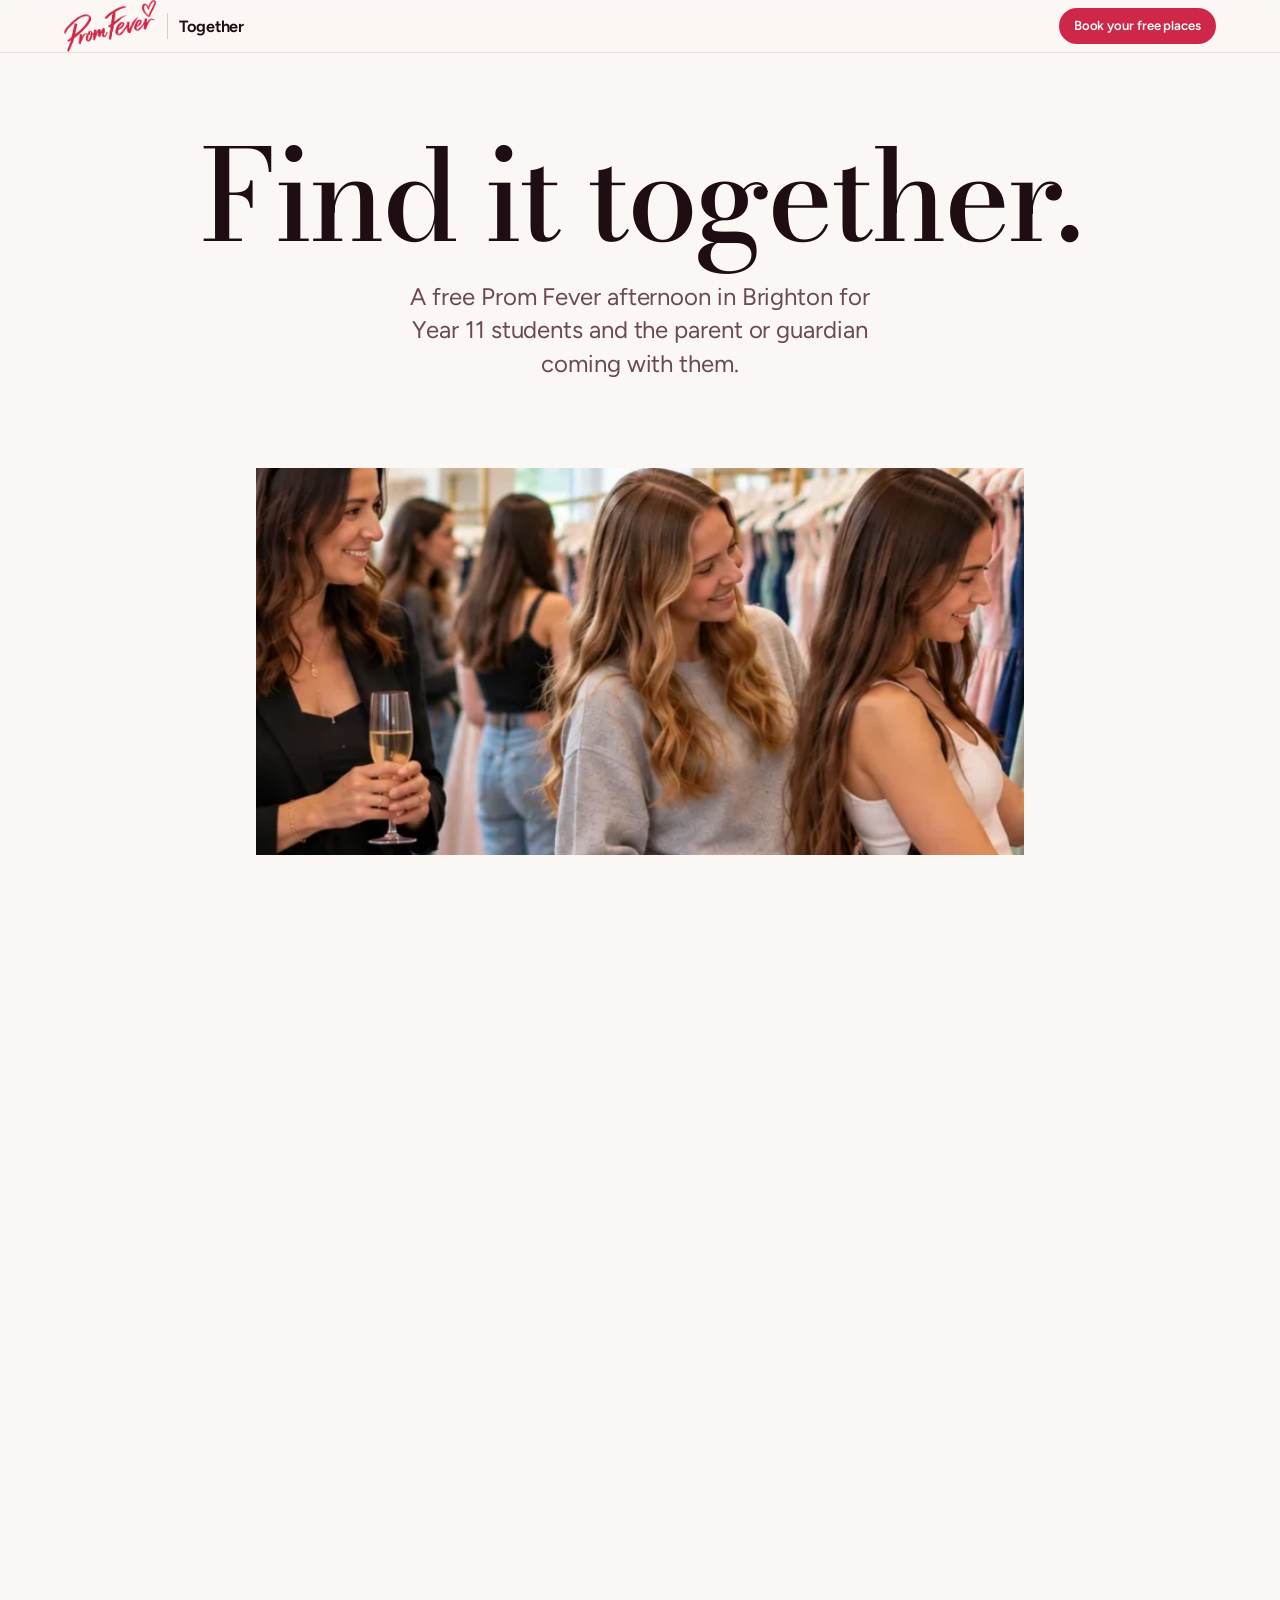
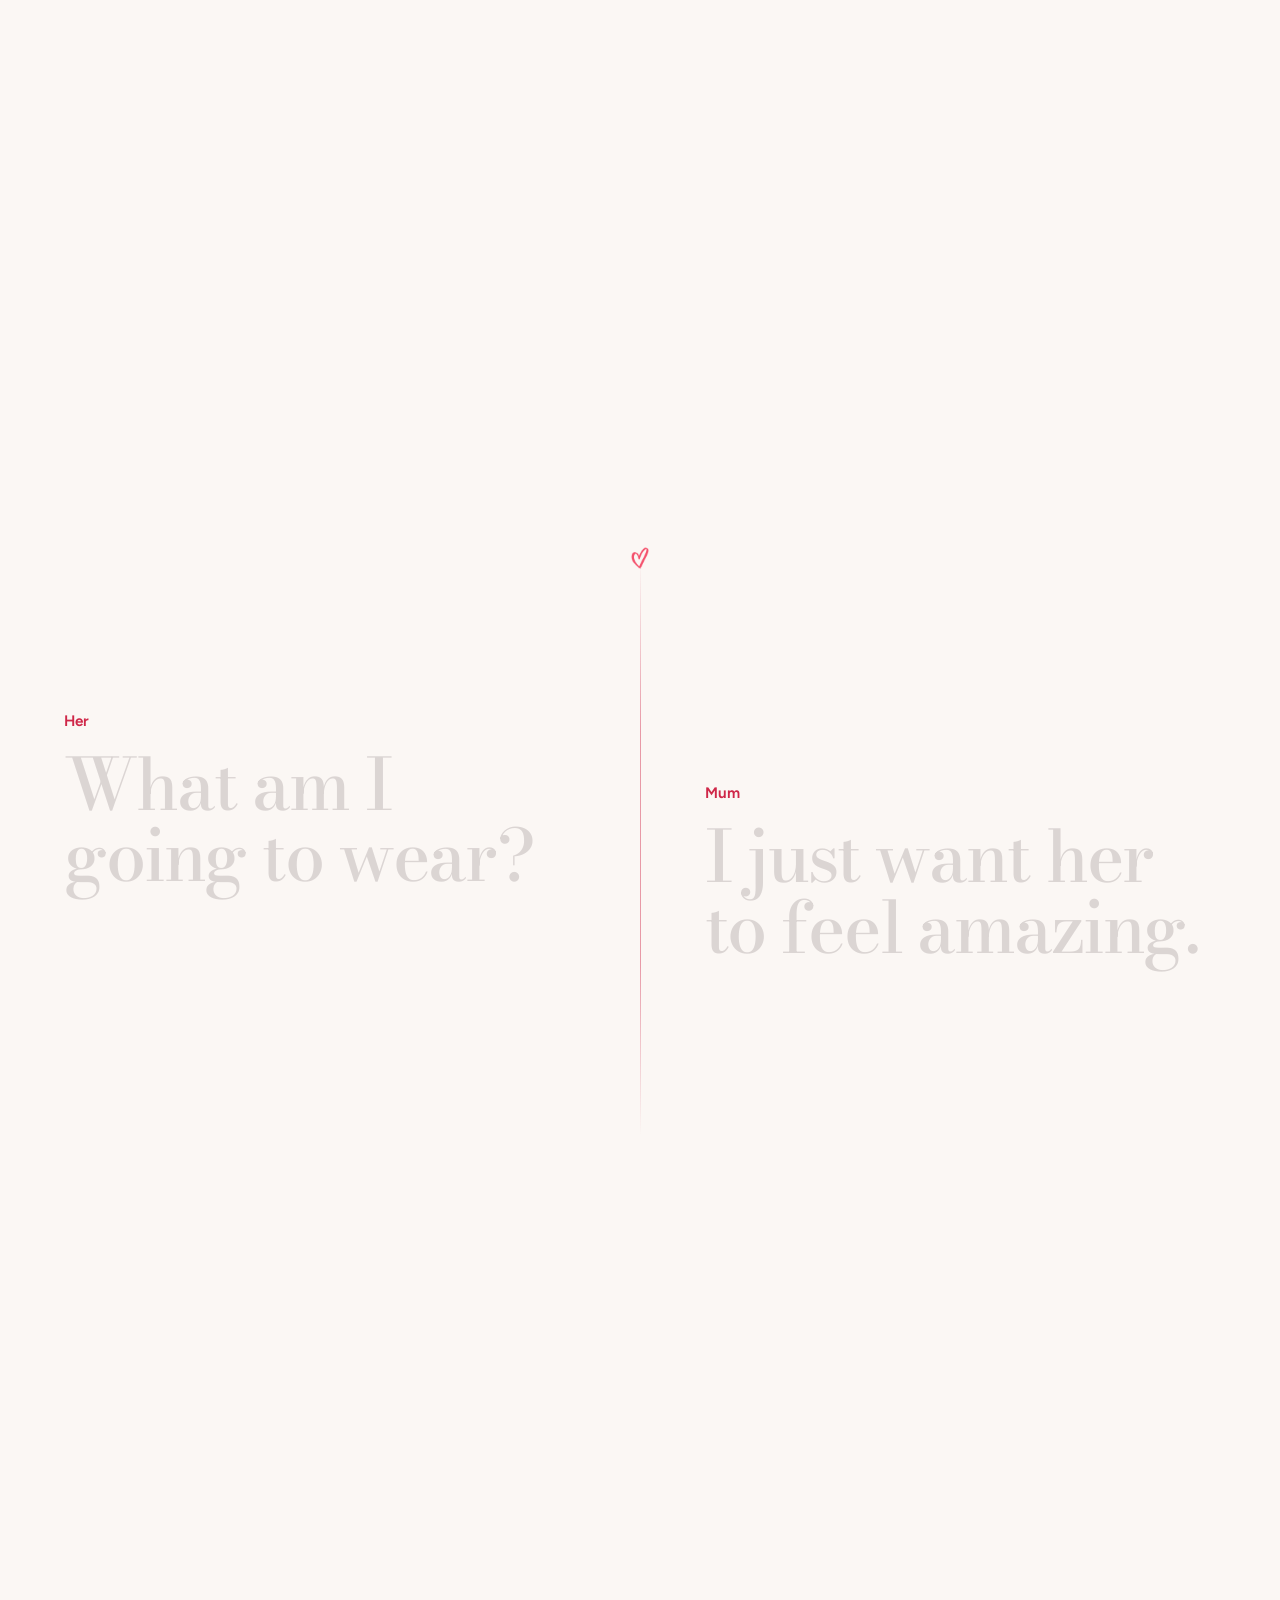
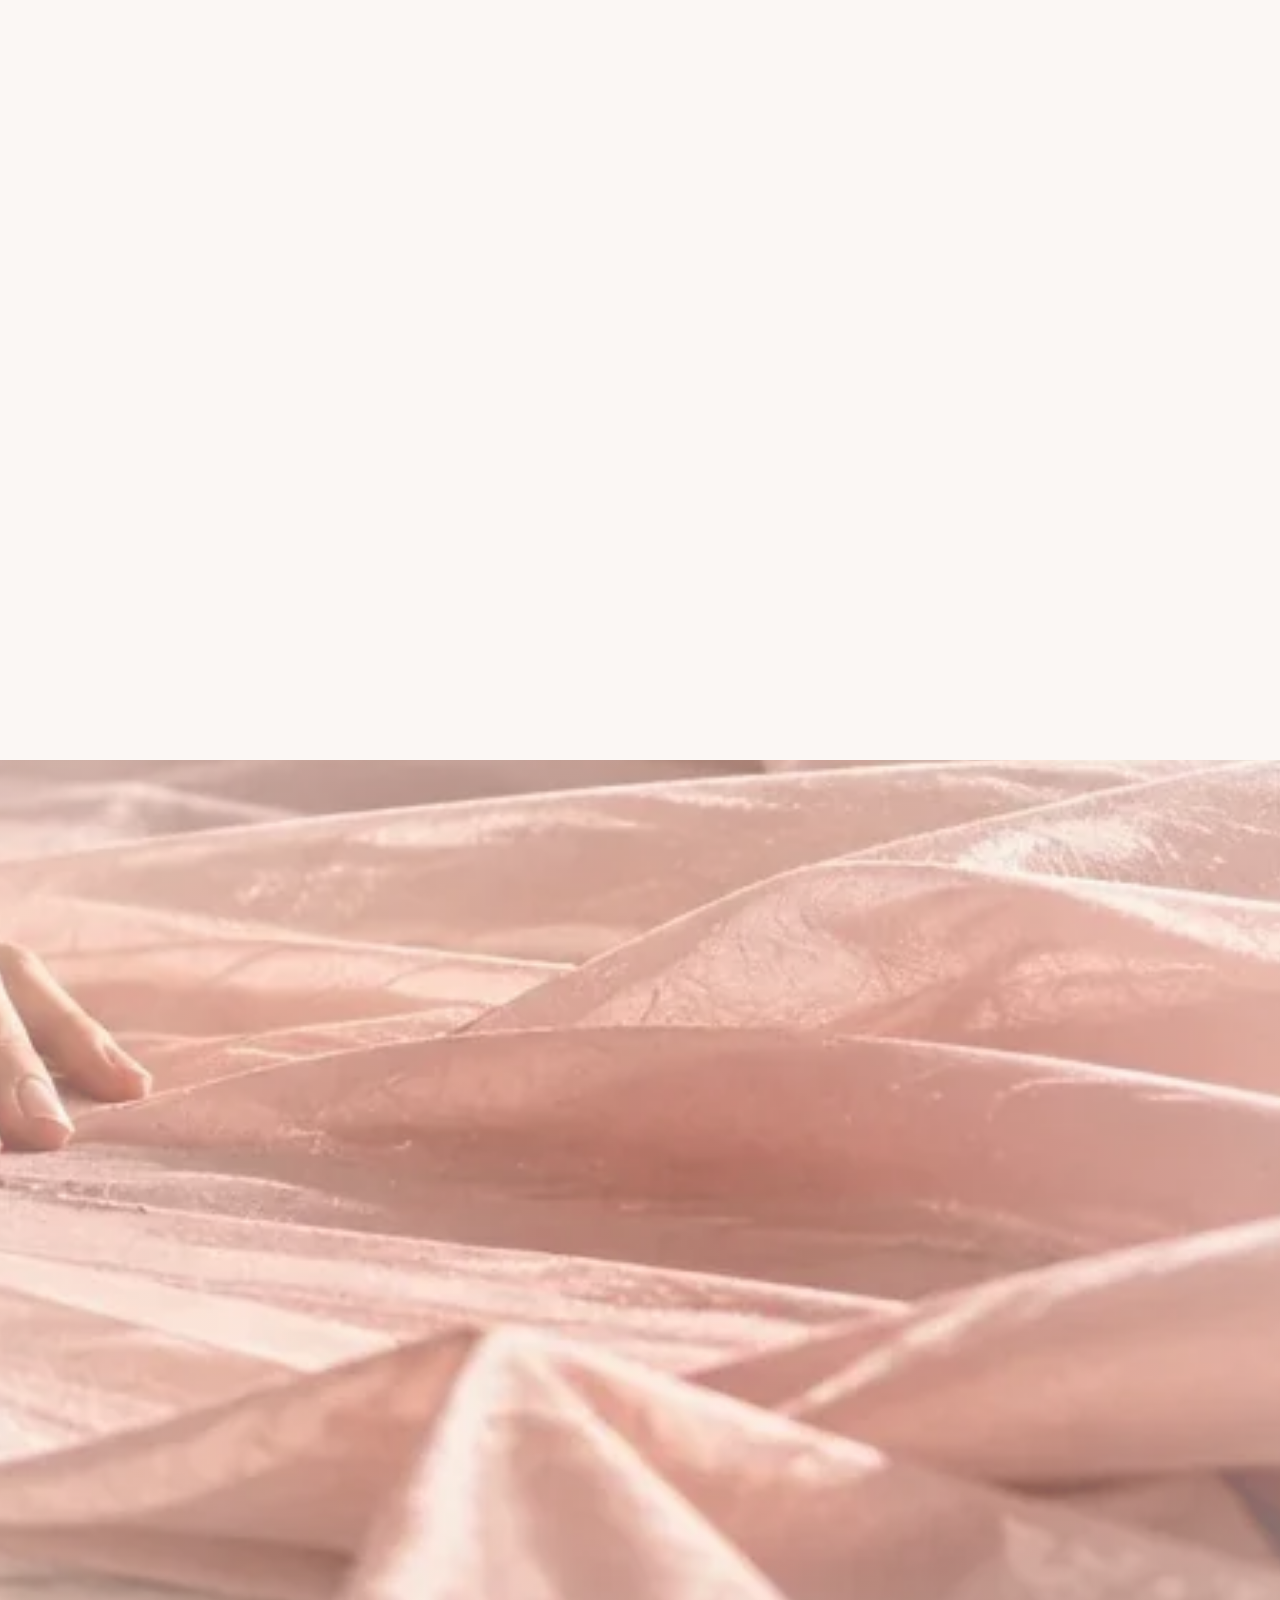
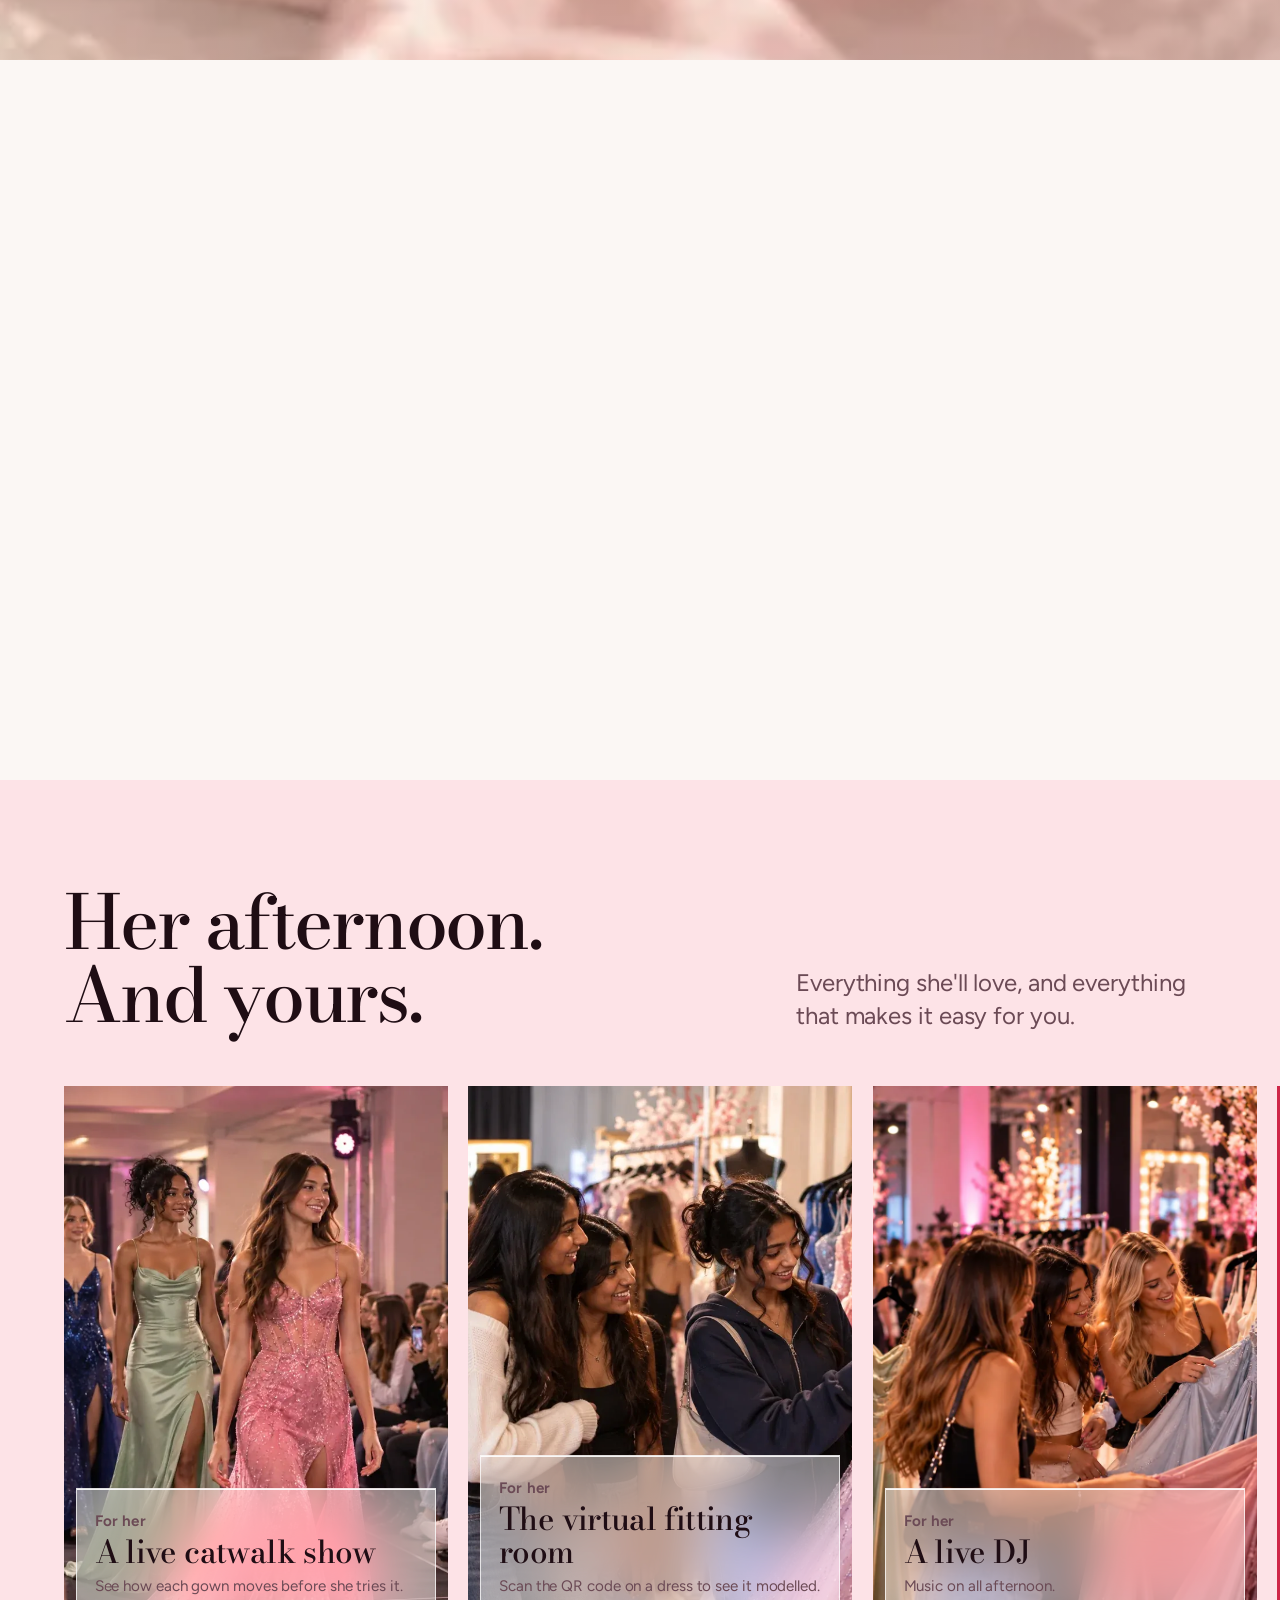
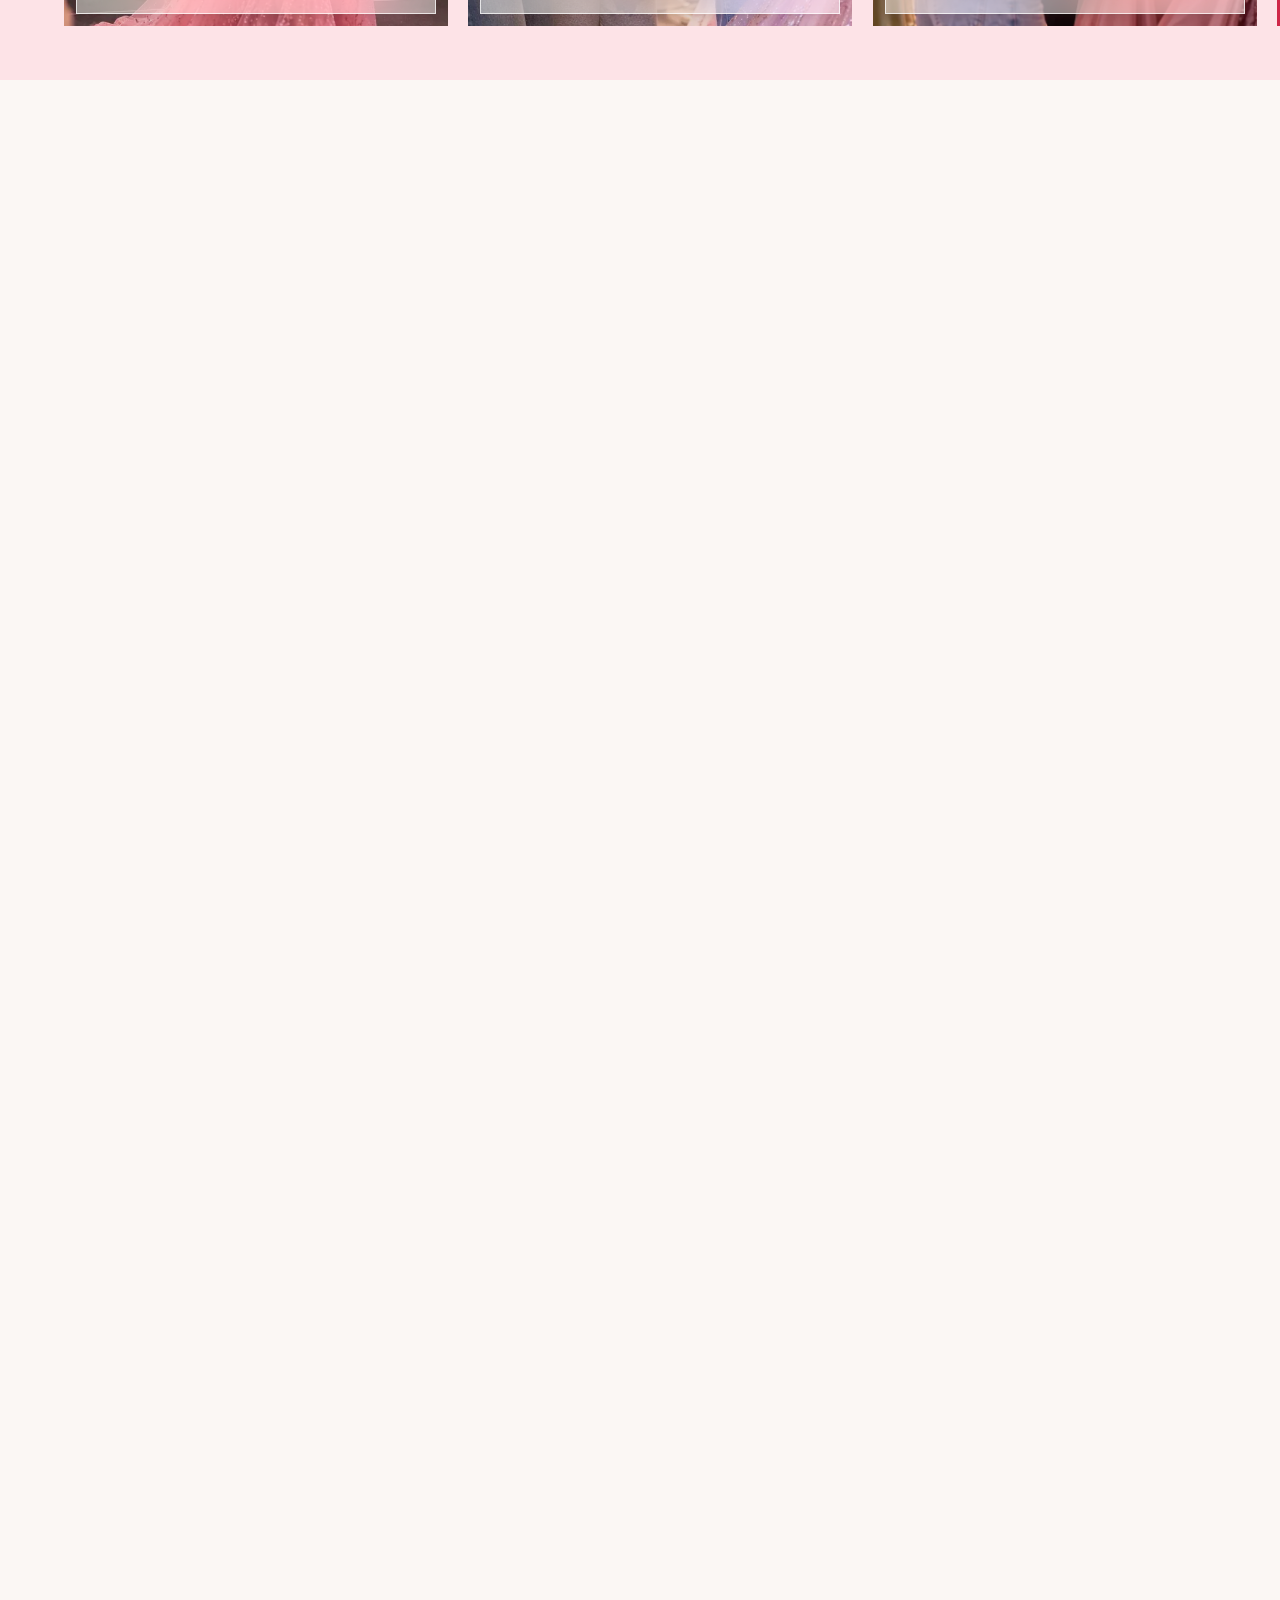
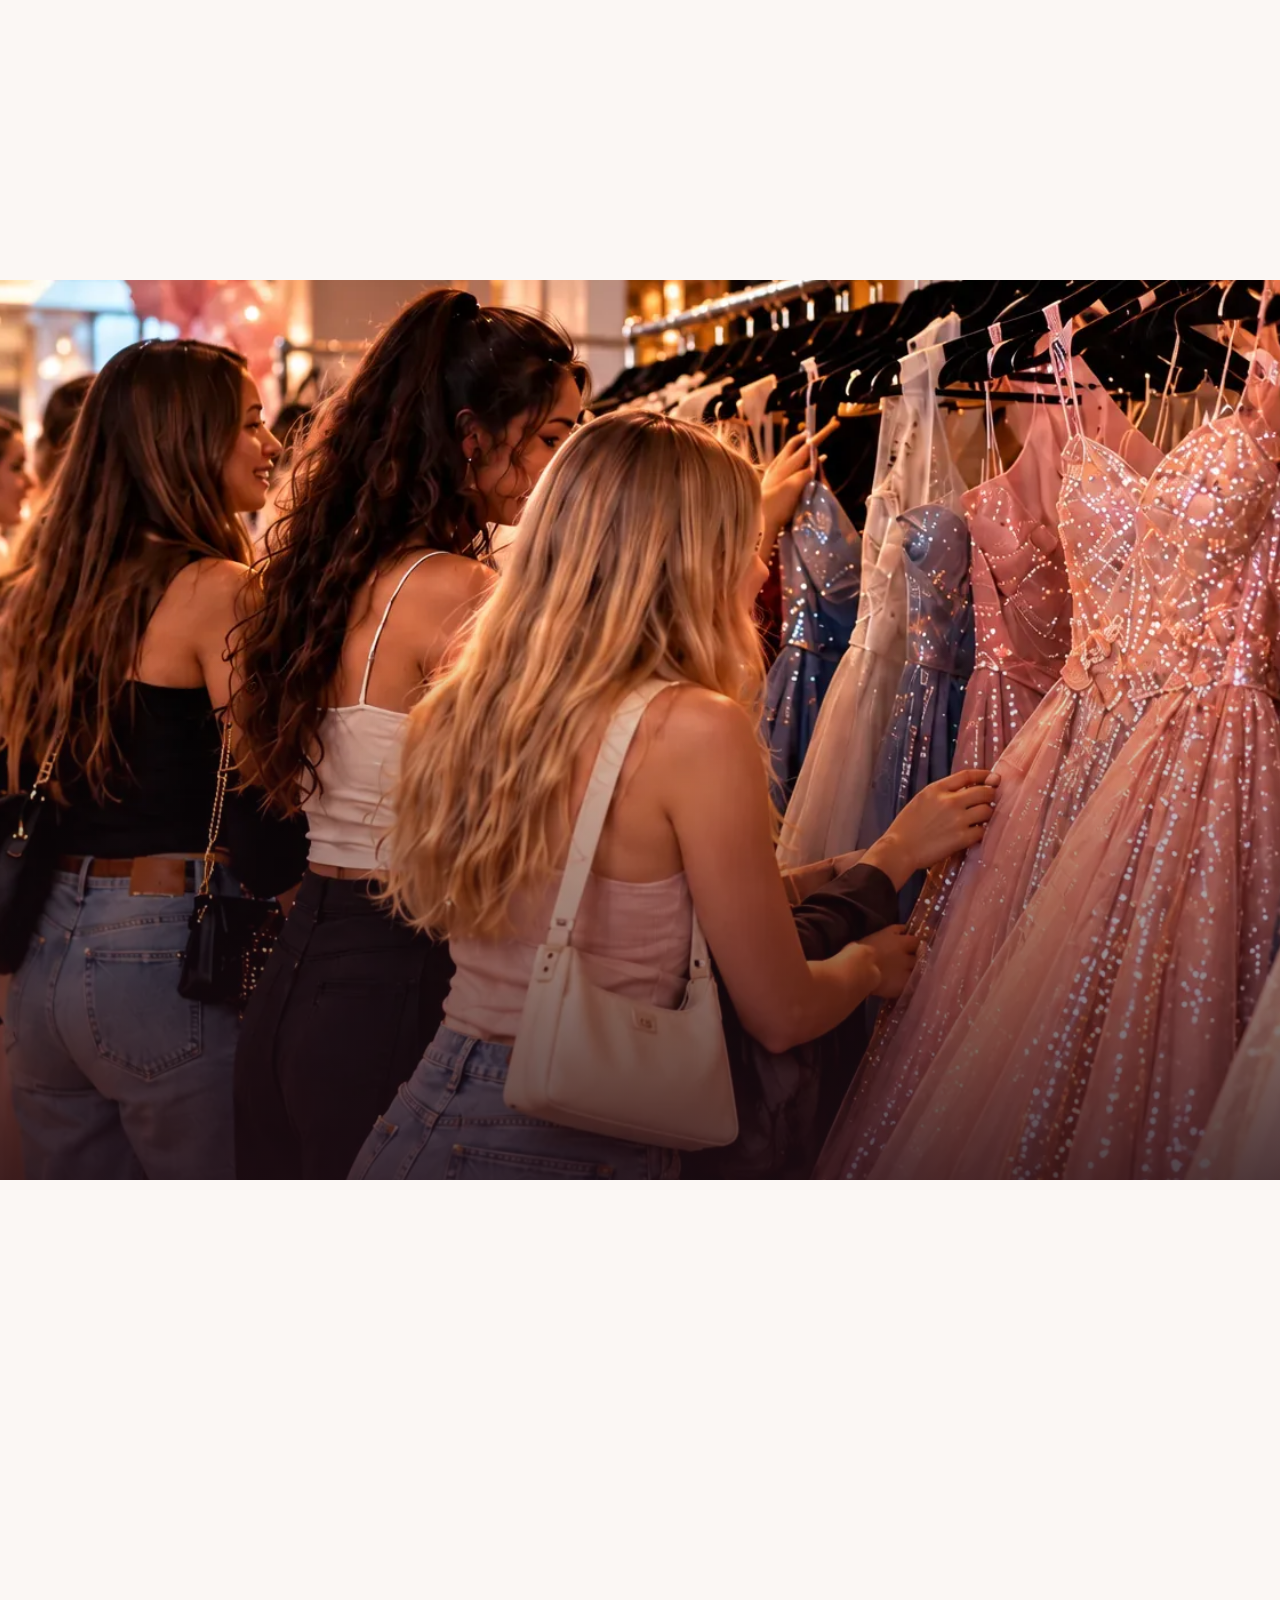
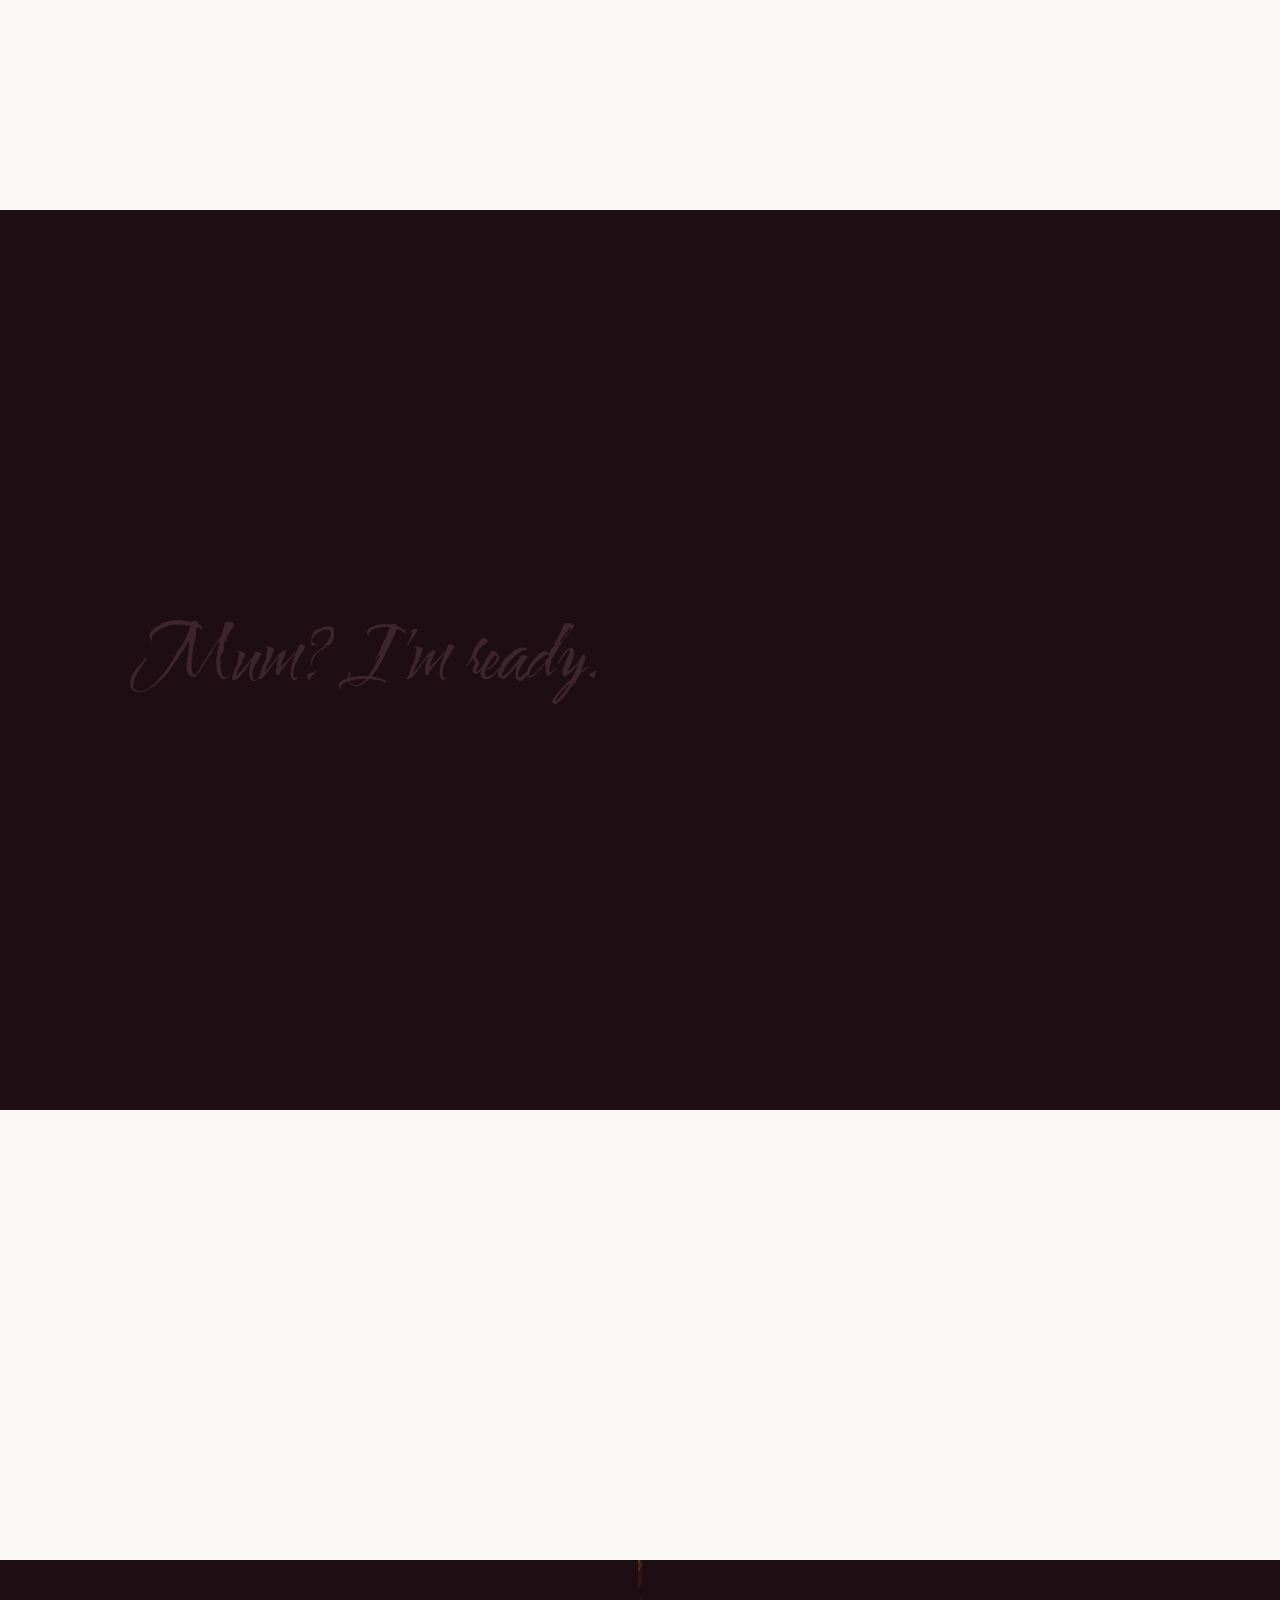
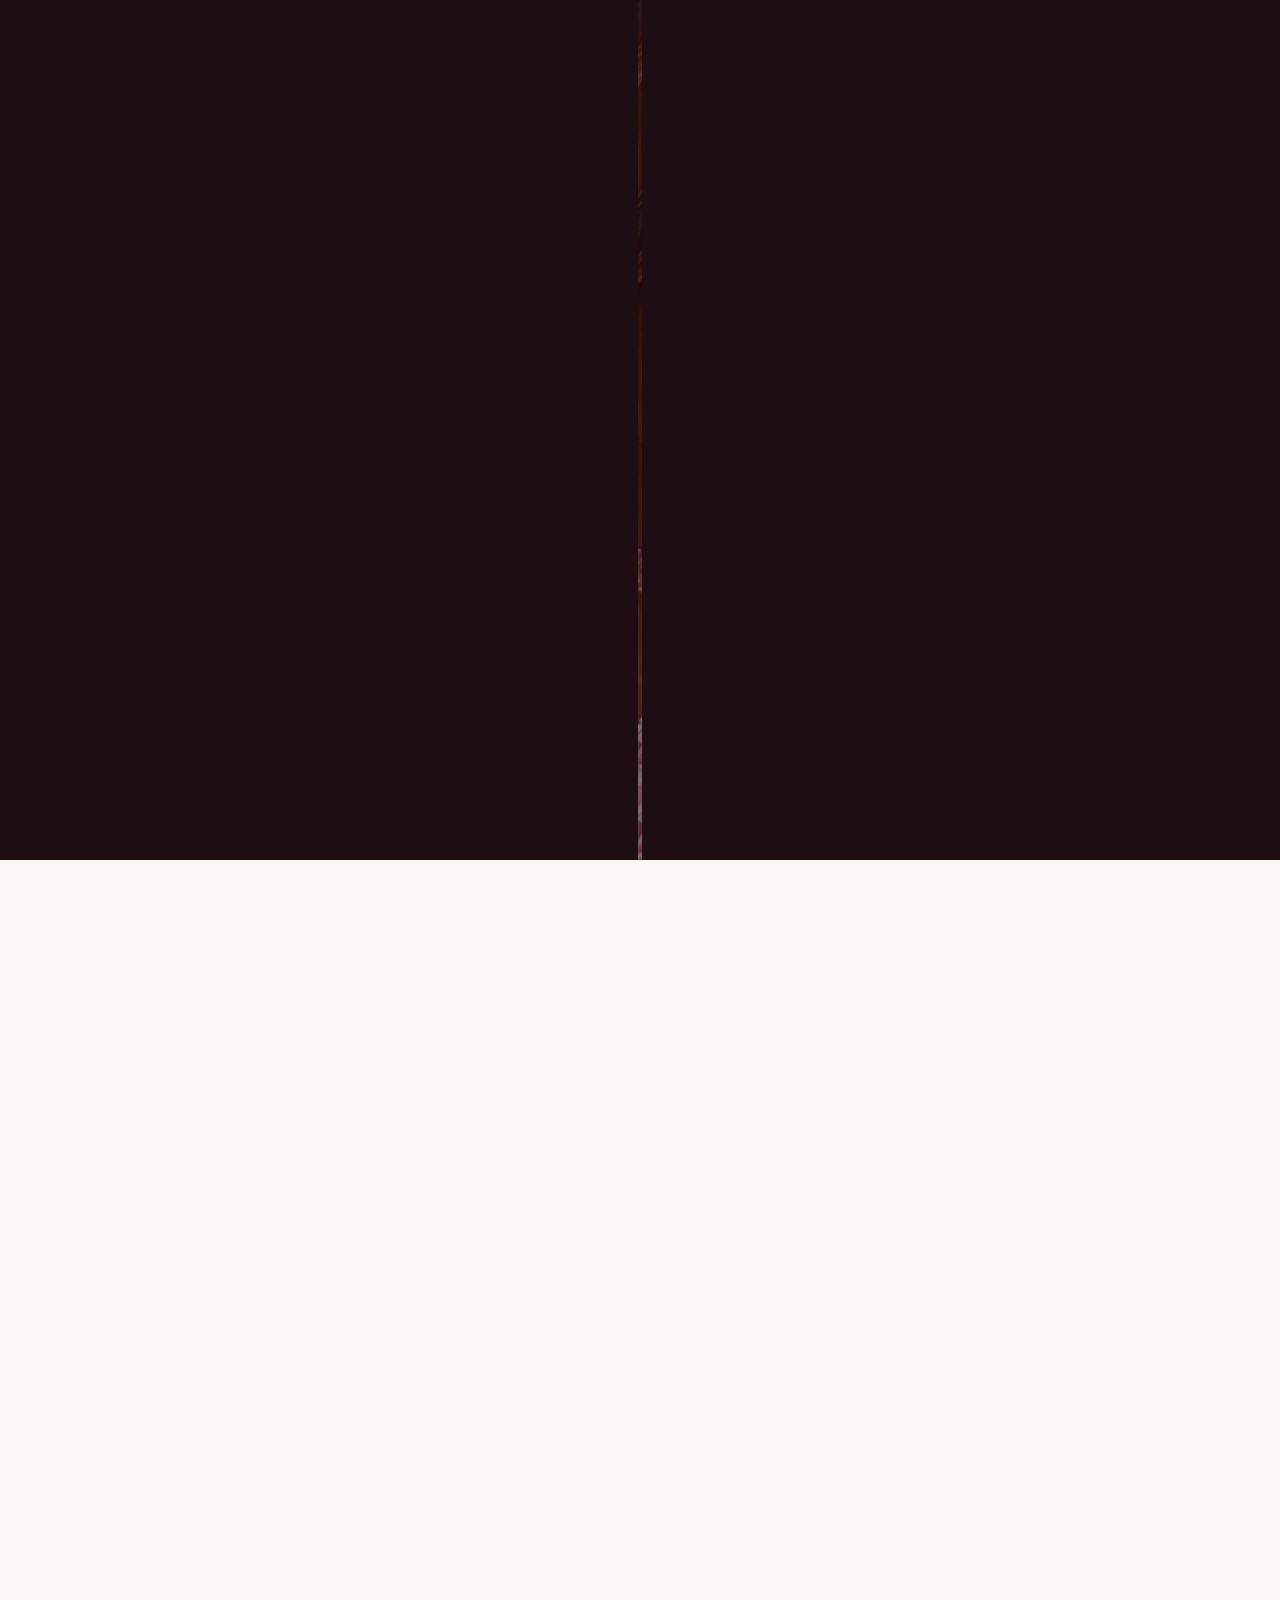
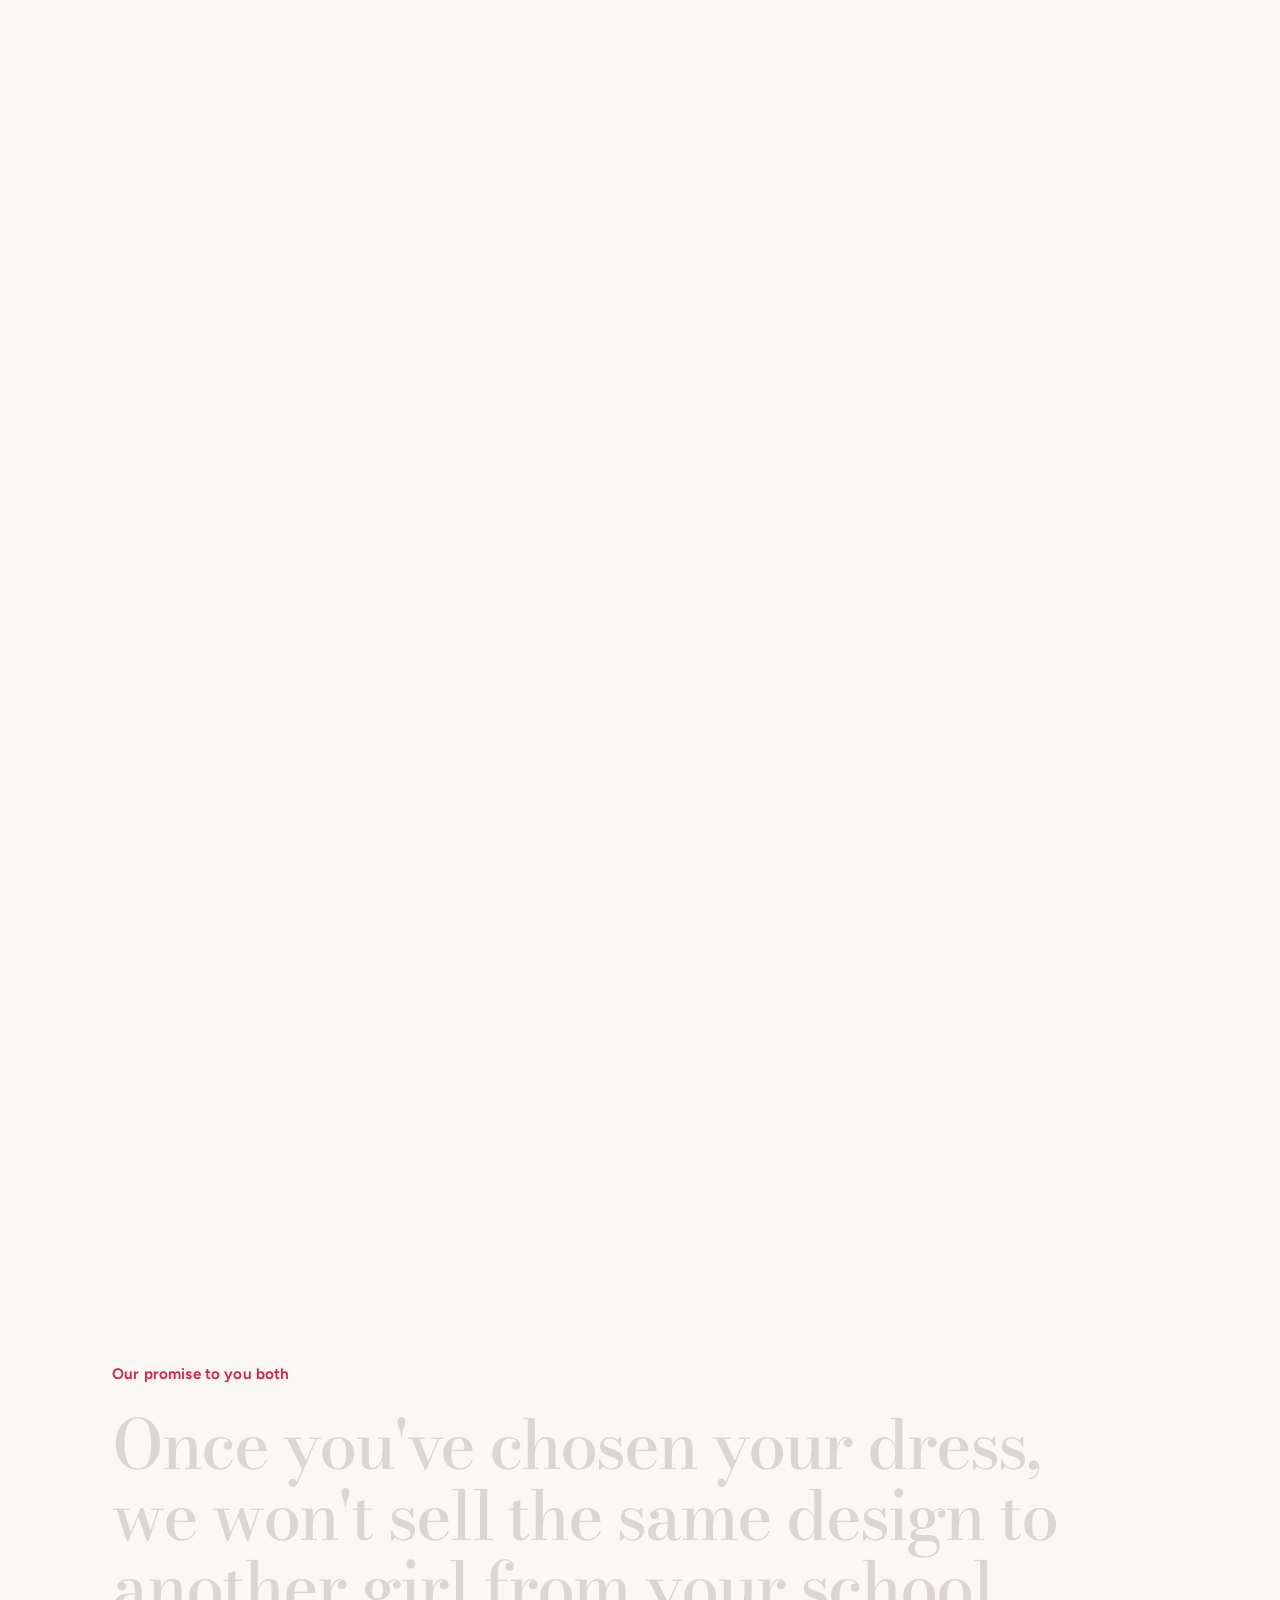
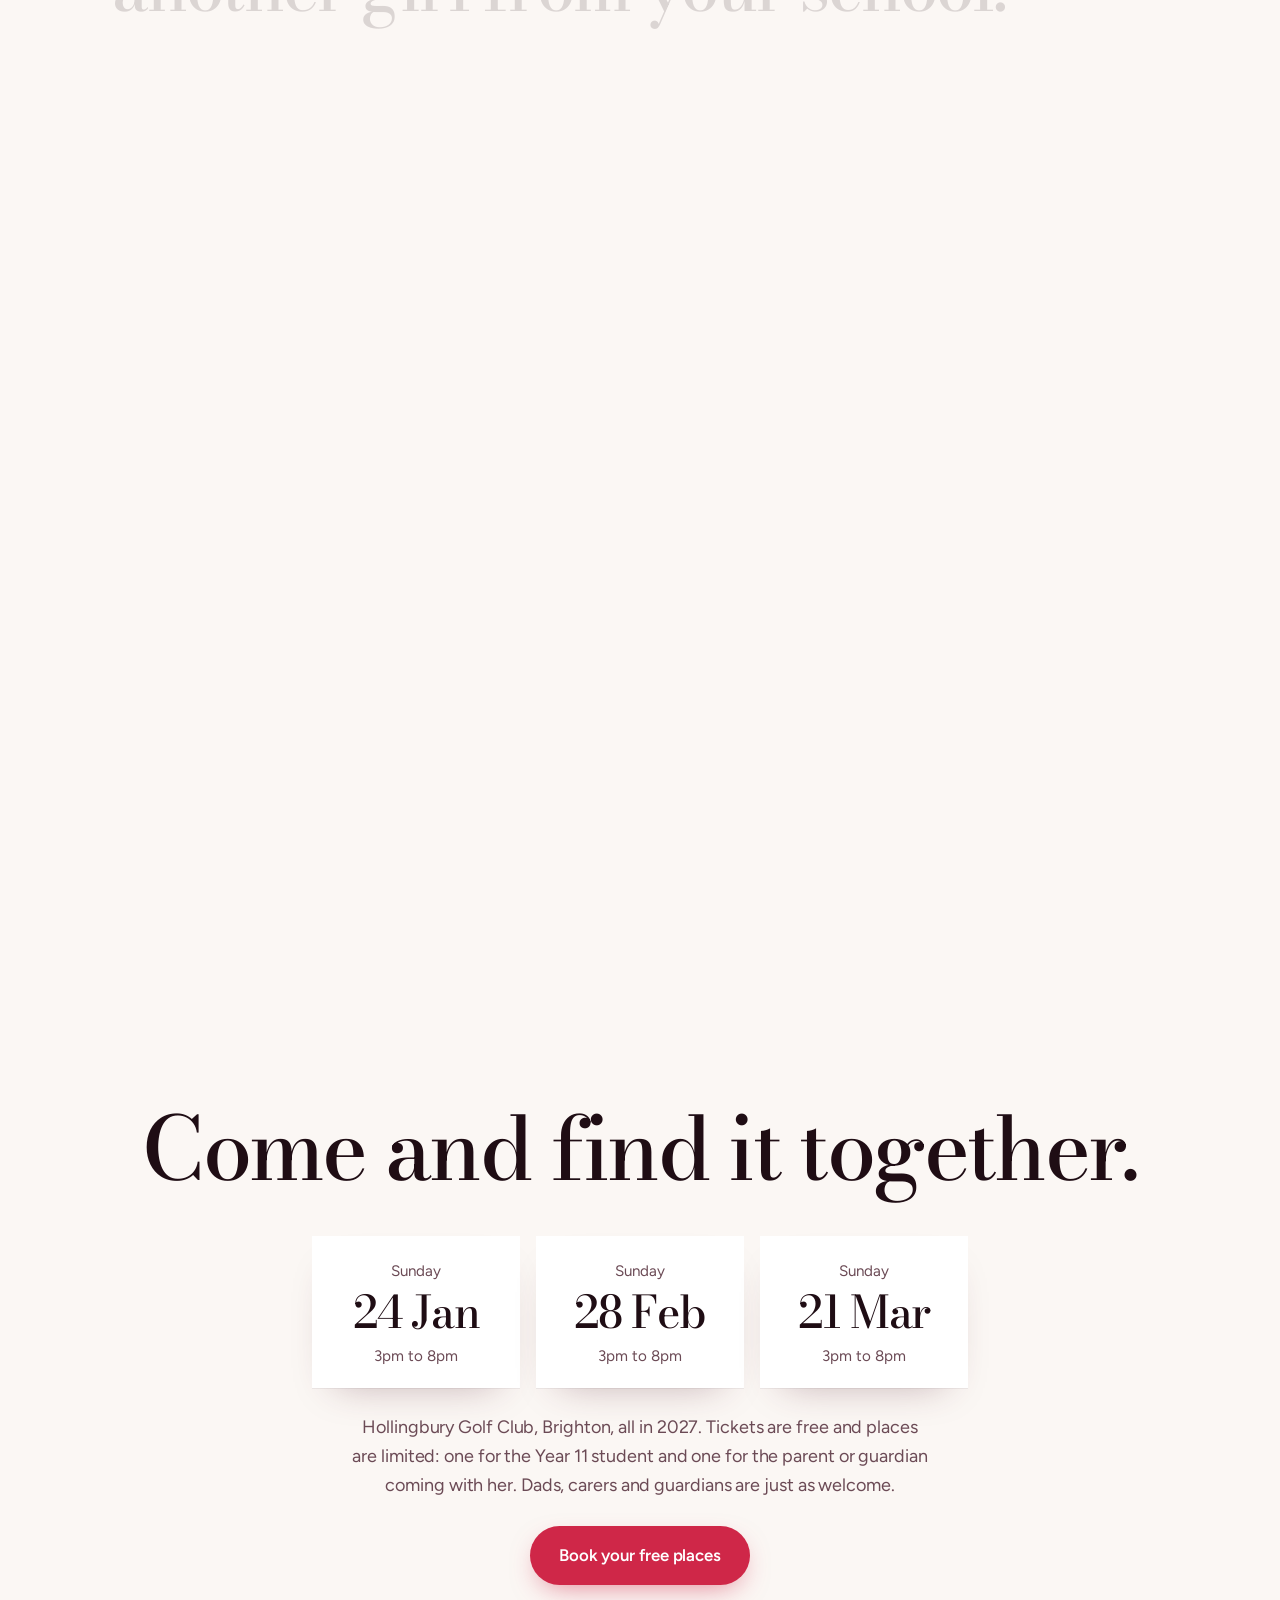
<file: together/index.html>
<!doctype html>
<html lang="en-GB">
<head>
<meta charset="utf-8">
<meta name="viewport" content="width=device-width, initial-scale=1, viewport-fit=cover">
<title>Prom Fever Together: find her prom dress together</title>
<meta name="description" content="Free Prom Fever pop-ups in Brighton for Year 11 students and the parent or guardian coming with them. Three Sundays in 2027 at Hollingbury Golf Club.">
<meta name="theme-color" content="#FBF7F4">
<meta property="og:title" content="Prom Fever Together">
<meta property="og:description" content="Find her prom dress together. Free pop-ups in Brighton, three Sundays in 2027.">
<meta property="og:image" content="https://together.getpromfever.com/assets/popup-smile.webp">
<link rel="icon" type="image/png" sizes="32x32" href="assets/favicon-32.png">
<link rel="apple-touch-icon" href="assets/apple-touch-icon.png">
<link rel="preload" href="fonts/bodoni-moda-latin-wght-normal.woff2" as="font" type="font/woff2" crossorigin>
<link rel="preload" href="fonts/figtree-latin-wght-normal.woff2" as="font" type="font/woff2" crossorigin>
<link rel="preload" href="assets/shopping-together.webp" as="image">
<link rel="stylesheet" href="scrollcraft.css">
<style>
  @font-face { font-family: "Bodoni Moda"; src: url(fonts/bodoni-moda-latin-wght-normal.woff2) format("woff2"); font-weight: 400 900; font-display: swap; }
  @font-face { font-family: "Bodoni Moda"; font-style: italic; src: url(fonts/bodoni-moda-latin-wght-italic.woff2) format("woff2"); font-weight: 400 900; font-display: swap; }
  @font-face { font-family: "Figtree"; src: url(fonts/figtree-latin-wght-normal.woff2) format("woff2"); font-weight: 300 900; font-display: swap; }
  @font-face { font-family: "Water Brush"; src: url(fonts/water-brush-latin-400-normal.woff2) format("woff2"); font-display: swap; }

  :root {
    --sc-canvas:     #FBF7F4;
    --sc-surface:    #FFFFFF;
    --sc-ink:        #1F0D14;
    --sc-ink-soft:   #6B4A55;
    --sc-accent:     #CF2748;
    --sc-accent-ink: #FFFFFF;
    --sc-font-display: "Bodoni Moda", Georgia, serif;
    --sc-font-text:    "Figtree", system-ui, sans-serif;
    --sc-shadow-color: 345 40% 25%;
    --paper: #FBF7F4;
    --blush: #FDE3E7;
    --night: #1F0D14;
    --brand: #F4516C;
    --gutter: clamp(1.25rem, 5vw, 5rem);
    --nav-h: 52px;
  }
  html.lenis, html.lenis body { height: auto; }
  .lenis.lenis-smooth { scroll-behavior: auto !important; }

  .sr-only { position: absolute; width: 1px; height: 1px; overflow: hidden; clip-path: inset(50%); white-space: nowrap; }
  .display { font-family: var(--sc-font-display); font-weight: 500; margin: 0; text-wrap: balance; letter-spacing: -0.03em; line-height: 0.98; }
  .tag { font-size: var(--sc-t-sm); font-weight: 650; letter-spacing: 0.01em; color: var(--sc-accent); margin: 0; }
  .soft { color: var(--sc-ink-soft); }
  .heart { display: inline-block; width: 0.95em; height: 0.85em; background: var(--brand); vertical-align: -0.1em;
    -webkit-mask: url(assets/heart.png) center / contain no-repeat; mask: url(assets/heart.png) center / contain no-repeat; }
  .glass { background: rgb(255 255 255 / 0.46); border: 1px solid rgb(255 255 255 / 0.72);
    -webkit-backdrop-filter: blur(28px) saturate(1.8); backdrop-filter: blur(28px) saturate(1.8);
    box-shadow: inset 0 1px 0 rgb(255 255 255 / 0.9), 0 2px 6px hsl(345 40% 25% / 0.08), 0 24px 60px -18px hsl(345 40% 25% / 0.35); }
  .pill { display: inline-flex; align-items: center; justify-content: center; white-space: nowrap; border-radius: 999px; background: var(--sc-accent);
    color: #fff; font-weight: 600; text-decoration: none; transition: transform 140ms var(--sc-ease-out), background-color 200ms ease; }
  .pill:hover { background: #B81F3E; }
  .pill:active { transform: scale(0.97); }

  /* ------------------------------------------------- local nav (Apple) -- */
  .nav { position: fixed; z-index: 80; inset: 0 0 auto 0; height: var(--nav-h); display: flex; align-items: center; justify-content: space-between;
    padding-inline: var(--gutter); background: rgb(251 247 244 / 0.72); -webkit-backdrop-filter: blur(20px) saturate(1.8); backdrop-filter: blur(20px) saturate(1.8);
    box-shadow: 0 1px 0 rgb(31 13 20 / 0.08); transition: background-color 400ms ease, box-shadow 400ms ease, color 400ms ease; }
  .nav__brand { display: flex; align-items: center; gap: 0.7rem; text-decoration: none; color: inherit; }
  .nav__brand img { width: 92px; height: auto; }
  .nav__brand span { font-weight: 650; font-size: 1.02rem; letter-spacing: -0.01em; padding-left: 0.7rem; border-left: 1px solid rgb(31 13 20 / 0.18); }
  .nav .pill { font-size: 0.82rem; padding: 0.45rem 0.95rem; transition: opacity 300ms ease, transform 140ms var(--sc-ease-out), background-color 200ms ease; }
  .nav.is-dark { background: rgb(31 13 20 / 0.6); color: #FBF7F4; box-shadow: 0 1px 0 rgb(255 255 255 / 0.08); }
  .nav.is-dark .nav__brand span { border-color: rgb(255 255 255 / 0.25); }
  .nav.no-cta .pill { opacity: 0; pointer-events: none; }

  .stage { overflow: clip; background: var(--paper); }
  [data-day] .stage { background: var(--blush); }
  .hush .stage, .peak .stage { background: var(--night); }
  .fill { position: absolute; inset: 0; width: 100%; height: 100%; object-fit: cover; }

  /* ---------------------------------------------------------- 1 hero ---- */
  .hero__title { position: absolute; z-index: 2; inset: calc(var(--nav-h) + 9vh) var(--gutter) auto; text-align: center; transform-origin: 50% 0; }
  .hero__title h1 { font-size: clamp(3.4rem, 1.2rem + 8.4vw, 10.5rem); }
  .hero__title p { margin: 1.4rem auto 0; max-width: 34ch; font-size: var(--sc-t-lg); line-height: 1.4; color: var(--sc-ink-soft); }
  .hero__plate, .hero__people { position: absolute; inset: 0; clip-path: inset(var(--ct, 54vh) var(--cs, 20vw) var(--cb, 5vh) var(--cs, 20vw)); }
  .hero__plate { z-index: 1; }
  .hero__people { z-index: 3; pointer-events: none; }
  .hero__plate img, .hero__people img { position: absolute; inset: 0; width: 100%; height: 100%; object-fit: cover; object-position: 50% 30%;
    transform-origin: 50% 30%; }
  .hero__plate img { transform: translate3d(0, var(--py, 34vh), 0) scale(var(--ps, 1.2)); }
  .hero__people img { transform: translate3d(0, var(--py, 34vh), 0) scale(var(--qs, 1.18)); }
  .hero__veil { position: absolute; inset: 0; background: linear-gradient(180deg, rgb(251 247 244 / 0.75) 0%, rgb(251 247 244 / 0.25) 30%, transparent 46%); opacity: var(--hv, 0); }

  /* -------------------------------------------------------- 2 voices ---- */
  .voices { display: grid; grid-template-columns: 1fr 1px 1fr; height: 100%; align-items: center; padding: calc(var(--nav-h) + 4vh) var(--gutter) 6vh; gap: clamp(1.5rem, 5vw, 5rem); }
  .voices__seam { align-self: stretch; margin-block: 10vh; background: linear-gradient(180deg, transparent, rgb(207 39 72 / 0.45) 30%, rgb(207 39 72 / 0.45) 70%, transparent); position: relative; }
  .voices__seam i { position: absolute; left: 50%; top: var(--hy, 0%); width: 26px; height: 24px; margin: -12px 0 0 -13px; background: var(--brand);
    -webkit-mask: url(assets/heart.png) center / contain no-repeat; mask: url(assets/heart.png) center / contain no-repeat; }
  .voice .display { font-size: clamp(2.4rem, 0.8rem + 4.6vw, 6.4rem); margin-top: 1rem; }
  .voice--mum { padding-top: 16vh; }
  .voice__worry { margin: 1.6rem 0 0; max-width: 30ch; font-size: var(--sc-t-lg); line-height: 1.45; color: var(--sc-ink-soft); }

  /* -------------------------------------------------------- 3 invite ---- */
  .invite__bg { transform: scale(var(--bs, 1.15)); }
  .invite__veil { position: absolute; inset: 0; background: radial-gradient(70% 70% at 50% 55%, rgb(251 247 244 / 0.15), rgb(251 247 244 / 0.5)); }
  .ticket { position: absolute; z-index: 5; left: 50%; top: 54%; width: min(36rem, calc(100vw - 2 * var(--gutter))); perspective: 1400px; translate: -50% -50%; }
  .ticket__card { padding: clamp(1.6rem, 4vw, 3rem); transform-origin: 50% 100%;
    transform: translate3d(0, var(--ty, 60vh), 0) rotateX(var(--rx, 28deg)) scale(var(--ts, 0.92)); }
  .ticket__top { display: flex; justify-content: space-between; gap: 1rem; font-size: var(--sc-t-sm); font-weight: 600; }
  .ticket h2 { font-size: clamp(2.6rem, 1.4rem + 3.6vw, 4.8rem); margin-top: 1.4rem; }
  .ticket__rule { border: 0; border-top: 1px dashed rgb(31 13 20 / 0.3); margin: 1.5rem 0 1.1rem; }
  .ticket dl { display: grid; grid-template-columns: auto 1fr; gap: 0.45rem 1.4rem; margin: 0; }
  .ticket dt { color: var(--sc-ink-soft); }
  .ticket dd { margin: 0; font-weight: 600; }

  /* --------------------------------------------------------- 4 the day -- */
  .day__head { position: absolute; z-index: 2; inset: calc(var(--nav-h) + 6vh) var(--gutter) auto; display: flex; justify-content: space-between; align-items: end; gap: 2rem; }
  .day__head h2 { font-size: clamp(2.6rem, 1rem + 4.6vw, 6rem); }
  .day__head p { max-width: 28ch; font-size: var(--sc-t-lg); line-height: 1.4; margin: 0; }
  .rail { position: absolute; left: 0; bottom: 6vh; display: flex; gap: clamp(0.9rem, 1.6vw, 1.5rem); padding-inline: var(--gutter); transform: translate3d(var(--rx, 0px), 0, 0); will-change: transform; }
  .card { position: relative; flex: none; width: clamp(17rem, 30vw, 28rem); height: min(60vh, 40rem); overflow: clip; margin: 0; background: #fff; }
  .card img { position: absolute; inset: 0; width: 100%; height: 100%; object-fit: cover; }
  .card figcaption { position: absolute; inset: auto 0.75rem 0.75rem; padding: 1rem 1.1rem; }
  .card h3 { font-family: var(--sc-font-display); font-weight: 500; font-size: clamp(1.5rem, 1rem + 1.2vw, 2.1rem); letter-spacing: -0.02em; line-height: 1.05; margin: 0.25rem 0 0; }
  .card p { margin: 0.4rem 0 0; font-size: var(--sc-t-sm); color: var(--sc-ink-soft); line-height: 1.4; }
  .card--type { display: flex; flex-direction: column; justify-content: space-between; padding: clamp(1.4rem, 2.4vw, 2rem); }
  .card--type h3 { font-size: clamp(2.6rem, 1.4rem + 3vw, 4.4rem); }
  .card--type p { font-size: var(--sc-t-lg); }
  .card--rose { background: var(--sc-accent); color: #fff; }
  .card--rose .tag, .card--rose p { color: rgb(255 255 255 / 0.86); }
  .card--night { background: var(--night); color: #FBF7F4; }
  .card--night .tag { color: #F7A3B4; }
  .card--night p { color: rgb(251 247 244 / 0.72); }

  /* -------------------------------------------------------- 5 rails ----- */
  .rails__bg { transform: scale(var(--bs, 1.3)); }
  .rails__veil { position: absolute; inset: 0; background: linear-gradient(0deg, rgb(31 13 20 / 0.78) 0%, rgb(31 13 20 / 0.35) 34%, transparent 60%); }
  .rails__copy { position: absolute; z-index: 2; left: var(--gutter); right: var(--gutter); bottom: 9vh; color: #FBF7F4;
    opacity: var(--co, 0); transform: translate3d(0, var(--cy, 30px), 0); }
  .rails__copy .tag { color: #F7A3B4; }
  .price { font-family: var(--sc-font-display); font-weight: 500; font-size: clamp(3.6rem, 1.4rem + 8vw, 10rem); letter-spacing: -0.04em; line-height: 0.95; margin: 0.6rem 0 0; }
  .price span { font-style: italic; font-weight: 400; font-size: 0.42em; letter-spacing: 0; }
  .rails__copy p:last-child { margin: 1rem 0 0; max-width: 34ch; font-size: var(--sc-t-lg); color: rgb(251 247 244 / 0.82); }

  /* ------------------------------------------------- 6 hush + 7 peak ---- */
  .hush, .peak { color: #FBF7F4; }
  .slit { position: absolute; left: 50%; top: 14vh; bottom: 14vh; width: 2px; margin-left: -1px; transform: scaleY(var(--sy, 0));
    background: linear-gradient(180deg, transparent, #FFE9EE 20%, #fff 50%, #FFE9EE 80%, transparent);
    box-shadow: 0 0 24px 4px rgb(255 200 214 / 0.5), 0 0 80px 10px rgb(244 81 108 / 0.25); }
  .whisper { position: absolute; right: calc(50% + 2.5rem); top: 50%; translate: 0 -50%; margin: 0; text-align: right;
    font-family: "Water Brush", cursive; font-size: clamp(2.8rem, 1.6rem + 3.8vw, 5.6rem); line-height: 1.1; color: #F9B8C6; }
  .peak__frame { position: absolute; inset: 0; clip-path: inset(0 var(--sw, 49.9%) 0 var(--sw, 49.9%)); }
  .peak__frame img { position: absolute; inset: 0; width: 100%; height: 100%; object-fit: cover; object-position: 62% 22%; transform-origin: 62% 100%; }
  .peak__plate { transform: scale(var(--ps, 1.16)); }
  .peak__her { transform: scale(var(--hs, 1.16)); }
  .peak__dim { position: absolute; inset: 0; background: var(--night); opacity: var(--dim, 0.5); }
  .peak__shade { position: absolute; inset: 0; background: linear-gradient(0deg, rgb(31 13 20 / 0.7) 0%, rgb(31 13 20 / 0.2) 30%, transparent 48%); opacity: var(--lo, 0); }
  .peak__line { position: absolute; z-index: 3; left: var(--gutter); bottom: 9vh; margin: 0; opacity: var(--lo, 0); transform: translate3d(0, var(--ly, 40px), 0); }
  .peak__line h2 { font-size: clamp(3.6rem, 1.4rem + 7.6vw, 10rem); font-style: italic; font-weight: 400; }

  /* ------------------------------------------------------ 8 promise ----- */
  .promise { display: grid; place-content: center; height: 100%; padding: calc(var(--nav-h) + 4vh) var(--gutter) 6vh; max-width: 74rem; margin-inline: auto; }
  .promise blockquote { margin: 1.4rem 0 0; }
  .promise blockquote p { font-family: var(--sc-font-display); font-weight: 500; font-size: clamp(2.2rem, 0.9rem + 4.2vw, 5.6rem); line-height: 1.04; letter-spacing: -0.03em; margin: 0; text-wrap: balance; }
  .promise__after { margin: 2rem 0 0; font-size: var(--sc-t-lg); color: var(--sc-ink-soft); opacity: var(--ao, 0); }

  /* -------------------------------------------------------- 9 close ----- */
  .close { display: flex; flex-direction: column; align-items: center; justify-content: center; height: 100%; text-align: center;
    padding: calc(var(--nav-h) + 3vh) var(--gutter) 5.5rem; }
  .close h2 { font-size: clamp(2.8rem, 1rem + 5.6vw, 7rem); }
  .dates { list-style: none; padding: 0; margin: clamp(1.8rem, 5vh, 3rem) 0 0; display: grid; grid-template-columns: repeat(3, minmax(0, 13rem)); gap: clamp(0.6rem, 1.4vw, 1rem); }
  .dates li { padding: 1.2rem 1rem 1.1rem; background: #fff; box-shadow: 0 1px 0 rgb(31 13 20 / 0.06), 0 18px 40px -24px hsl(345 40% 25% / 0.4); }
  .dates b { display: block; font-family: var(--sc-font-display); font-weight: 500; font-size: clamp(2rem, 1.2rem + 2vw, 3.2rem); letter-spacing: -0.03em; line-height: 1; margin: 0.3rem 0 0.4rem; }
  .dates span { font-size: var(--sc-t-sm); color: var(--sc-ink-soft); }
  .close__info { margin: 1.6rem auto 0; max-width: 52ch; color: var(--sc-ink-soft); text-wrap: balance; }
  .close .pill { margin-top: 1.6rem; font-size: 1.05rem; padding: 1rem 1.8rem; box-shadow: 0 10px 28px -10px rgb(207 39 72 / 0.6); }
  .foot { position: absolute; inset: auto var(--gutter) 1.2rem; display: flex; flex-wrap: wrap; justify-content: center; gap: 0.4rem 1.4rem; font-size: var(--sc-t-xs); color: var(--sc-ink-soft); }
  .foot a { color: var(--sc-ink); }

  @media (prefers-reduced-transparency: reduce) {
    .glass, .nav { -webkit-backdrop-filter: none; backdrop-filter: none; background: #FBF7F4; }
  }

  /* ---------------------------------------------------------- phone ----- */
  @media (max-width: 760px) {
    .nav__brand img { width: 78px; }
    .nav__brand span { display: none; }
    .hero__title { inset-block-start: calc(var(--nav-h) + 6vh); }
    .hero__title h1 { font-size: clamp(3rem, 15vw, 4.4rem); }
    .hero__title p { font-size: var(--sc-t-base); }
    .hero__plate img, .hero__people img { object-position: 36% 30%; }
    .voices { grid-template-columns: 1fr; grid-template-rows: 1fr 1px 1fr; gap: 1.2rem; padding-top: calc(var(--nav-h) + 3vh); }
    .voices__seam { margin: 0 8vw; background: linear-gradient(90deg, transparent, rgb(207 39 72 / 0.45) 30%, rgb(207 39 72 / 0.45) 70%, transparent); }
    .voices__seam i { top: 50%; left: var(--hy, 0%); }
    .voice { align-self: end; }
    .voice--mum { padding-top: 0; align-self: start; }
    .voice .display { font-size: clamp(2rem, 9.4vw, 2.9rem); margin-top: 0.5rem; }
    .voice__worry { font-size: var(--sc-t-base); margin-top: 0.8rem; }
    .day__head { flex-direction: column; align-items: start; gap: 0.6rem; }
    .day__head p { font-size: var(--sc-t-base); }
    .rail { bottom: 4vh; }
    .card { width: 78vw; height: 54svh; }
    .whisper { right: auto; left: 50%; top: 24vh; translate: -50% 0; text-align: center; white-space: nowrap; font-size: 3rem; }
    .slit { top: 36vh; bottom: 10vh; }
    .peak__frame img { object-position: 64% 20%; }
    .dates { grid-template-columns: repeat(3, 1fr); width: 100%; }
    .dates li { padding: 0.8rem 0.4rem; }
    .dates b { font-size: 1.7rem; }
    .close__info { font-size: var(--sc-t-sm); }
    .foot { gap: 0.3rem 1rem; bottom: 0.8rem; }
  }
</style>
</head>
<body>

<nav class="nav" aria-label="Prom Fever Together">
  <a class="nav__brand" href="https://getpromfever.com"><img src="assets/logo.png" alt="Prom Fever" width="900" height="504"><span>Together</span></a>
  <a class="pill" href="#book">Book your free places</a>
</nav>

<main>
  <!-- 1 TWO SIDES: the photograph grows to fill the screen, the people rise in front of the title -->
  <section data-sc-act="pin" data-sc-span="2.2" data-sc-drift="#FBF7F4" data-hero>
    <div data-sc-stage class="stage">
      <div class="hero__plate"><img src="assets/shopping-together.webp" alt="" width="1800" height="1200"><div class="hero__veil"></div></div>
      <div class="hero__title">
        <h1 class="display">Find it together.</h1>
        <p>A free Prom Fever afternoon in Brighton for Year 11 students and the parent or guardian coming with them.</p>
      </div>
      <div class="hero__people"><img src="assets/cut-people.webp" alt="Two mums with drinks and two girls looking through a rail of prom dresses" width="1400" height="933"></div>
    </div>
  </section>

  <!-- 2 TWO VOICES: each side's words fill in as you scroll, hers and then mum's -->
  <section data-sc-act="pin" data-sc-span="2.2" data-sc-drift="#FBF7F4" data-voices>
    <div data-sc-stage class="stage">
      <div class="voices">
        <div class="voice voice--her">
          <p class="tag">Her</p>
          <h2 class="display" data-fill="0.04 0.34">What am I going to wear?</h2>
          <p class="voice__worry" data-fade="0.3 0.42">And what if someone turns up in the same dress as me?</p>
        </div>
        <div class="voices__seam" aria-hidden="true"><i></i></div>
        <div class="voice voice--mum">
          <p class="tag">Mum</p>
          <p class="display" data-fill="0.44 0.74">I just want her to feel amazing.</p>
          <p class="voice__worry" data-fade="0.7 0.82">Without a whole day of shop after shop, and the budget to think about.</p>
        </div>
      </div>
    </div>
  </section>

  <!-- 3 THE INVITATION: a glass ticket tilts up into place over satin -->
  <section data-sc-act="pin" data-sc-span="1.8" data-sc-drift="#FBF7F4" data-invite>
    <div data-sc-stage class="stage">
      <img class="fill invite__bg" src="assets/dress-satin.webp" alt="" loading="lazy">
      <div class="invite__veil"></div>
      <div class="ticket">
        <div class="ticket__card glass">
          <div class="ticket__top"><span>Prom Fever pop-up</span><span class="soft">For her, and for you</span></div>
          <h2 class="display">You're both invited.</h2>
          <hr class="ticket__rule">
          <dl>
            <dt>Tickets</dt><dd>Free, places are limited</dd>
            <dt>When</dt><dd>Three Sundays, January to March 2027</dd>
            <dt>Where</dt><dd>Hollingbury Golf Club, Brighton</dd>
          </dl>
        </div>
      </div>
    </div>
  </section>

  <!-- 4 THE DAY: a gallery that slides sideways as you scroll down -->
  <section data-sc-act="pin" data-sc-span="3" data-sc-drift="#FDE3E7" data-day>
    <div data-sc-stage class="stage">
      <div class="day__head">
        <h2 class="display">Her afternoon.<br>And yours.</h2>
        <p class="soft">Everything she'll love, and everything that makes it easy for you.</p>
      </div>
      <div class="rail">
        <figure class="card"><img src="assets/catwalk.webp" alt="Models in prom gowns walking the catwalk while the audience films on their phones" loading="lazy" style="object-position: 50% 25%">
          <figcaption class="glass"><p class="tag">For her</p><h3>A live catwalk show</h3><p>See how each gown moves before she tries it.</p></figcaption></figure>
        <figure class="card"><img src="assets/discover.webp" alt="Friends smiling as they look through a rail of sparkling prom gowns" loading="lazy" style="object-position: 55% 30%">
          <figcaption class="glass"><p class="tag">For her</p><h3>The virtual fitting room</h3><p>Scan the QR code on a dress to see it modelled.</p></figcaption></figure>
        <figure class="card"><img src="assets/popup-floor.webp" alt="A busy pop-up with friends browsing rails of gowns" loading="lazy" style="object-position: 45% 40%">
          <figcaption class="glass"><p class="tag">For her</p><h3>A live DJ</h3><p>Music on all afternoon.</p></figcaption></figure>
        <div class="card card--type card--rose"><p class="tag">For you</p><div><h3>Free parking</h3><p>No circling town centres with dress bags.</p></div></div>
        <div class="card card--type card--night"><p class="tag">For you</p><div><h3>A bar</h3><p>Soft and alcoholic drinks to buy while she tries on.</p></div></div>
        <figure class="card"><img src="assets/carpet-four.webp" alt="Four girls in gowns posing on a red carpet while cameras flash" loading="lazy" style="object-position: 50% 30%">
          <figcaption class="glass"><p class="tag">For you both</p><h3>A photographer</h3><p>Catching the moments you'll want to keep.</p></figcaption></figure>
      </div>
    </div>
  </section>

  <!-- 5 THE RAILS: the rails pull back into view, the prices land -->
  <section data-sc-act="pin" data-sc-span="1.7" data-sc-drift="#FBF7F4" data-rails>
    <div data-sc-stage class="stage">
      <img class="fill rails__bg" src="assets/rails.webp" alt="Rails of pink and silver prom gowns" loading="lazy">
      <div class="rails__veil"></div>
      <div class="rails__copy">
        <p class="tag">Our anticipated dress prices</p>
        <p class="price">£299 <span>to</span> £650</p>
        <p>The Prom Fever collection, on the rails all afternoon. She picks the next one to try. You hold the one after that.</p>
      </div>
    </div>
  </section>

  <!-- 6 THE CURTAIN: the lights go down. Authored silence. -->
  <section data-sc-act="pin" data-sc-span="1.5" data-sc-drift="#1F0D14" data-hush class="hush">
    <div data-sc-stage class="stage">
      <p class="whisper" data-fill="0.36 0.8">Mum? I'm ready.</p>
      <div class="slit" aria-hidden="true"></div>
    </div>
  </section>

  <!-- 7 PEAK: the seam opens, and there she is -->
  <section data-sc-act="pin" data-sc-span="3" data-sc-drift="#1F0D14" data-peak class="peak">
    <div data-sc-stage class="stage">
      <div class="peak__frame">
        <img class="peak__plate" src="assets/popup-smile.webp" alt="" loading="lazy">
        <img class="peak__her" src="assets/cut-her.webp" alt="A girl in a pink sequinned gown turning to smile over her shoulder" loading="lazy">
        <div class="peak__dim"></div>
        <div class="peak__shade"></div>
      </div>
      <div class="peak__line"><h2 class="display">There she is.</h2></div>
    </div>
  </section>

  <!-- 8 THE PROMISE: one shared voice -->
  <section data-sc-act="pin" data-sc-span="1.6" data-sc-drift="#FBF7F4" data-promise>
    <div data-sc-stage class="stage">
      <div class="promise">
        <p class="tag">Our promise to you both</p>
        <blockquote><p data-fill="0.06 0.62">Once you've chosen your dress, we won't sell the same design to another girl from your school.</p></blockquote>
        <p class="promise__after">Because her prom look should be hers <i class="heart" aria-hidden="true"></i></p>
      </div>
    </div>
  </section>

  <!-- 9 TOGETHER: the page settles and waits -->
  <section id="book" data-sc-act="pin" data-sc-span="1" data-sc-drift="#FBF7F4" data-close>
    <div data-sc-stage class="stage">
      <div class="close">
        <h2 class="display">Come and find it together.</h2>
        <ul class="dates">
          <li><span>Sunday</span><b>24 Jan</b><span>3pm to 8pm</span></li>
          <li><span>Sunday</span><b>28 Feb</b><span>3pm to 8pm</span></li>
          <li><span>Sunday</span><b>21 Mar</b><span>3pm to 8pm</span></li>
        </ul>
        <p class="close__info">Hollingbury Golf Club, Brighton, all in 2027. Tickets are free and places are limited: one for the Year 11 student and one for the parent or guardian coming with her. Dads, carers and guardians are just as welcome.</p>
        <a class="pill" href="https://www.tickettailor.com/events/promfever/2480882?ref=together">Book your free places</a>
      </div>
      <footer class="foot">
        <a href="https://getpromfever.com">getpromfever.com</a>
        <a href="https://www.instagram.com/prom.fever/">@prom.fever</a>
        <a href="https://getpromfever.com/privacy-and-terms">Privacy &amp; Terms</a>
        <span>© PromFever Ltd</span>
      </footer>
    </div>
  </section>
</main>

<script src="vendor/lenis.min.js"></script>
<script src="scrollcraft.js"></script>
<script>ScrollCraft.mount(document.body);</script>
<script>
/* The choreography. The engine pins each act and publishes its progress as
   --sc-p; everything you see move is driven from that one number per act, so
   every frame is scrubbed by the reader's own scroll and runs backwards too. */
(function () {
  var reduce = ScrollCraft.reduce;
  var phone = matchMedia('(max-width: 760px)');
  var c01 = function (x) { return x < 0 ? 0 : x > 1 ? 1 : x; };
  var out = function (x) { x = c01(x); return 1 - Math.pow(1 - x, 3); };
  var io = function (x) { x = c01(x); return x < 0.5 ? 4 * x * x * x : 1 - Math.pow(-2 * x + 2, 3) / 2; };
  var win = function (p, a, b) { return c01((p - a) / (b - a)); };
  var lerp = function (a, b, t) { return a + (b - a) * t; };
  var q = function (s, r) { return (r || document).querySelector(s); };
  var P = function (el) { return parseFloat(el.style.getPropertyValue('--sc-p')) || 0; };
  var cache = new Map();
  function set(el, k, v) { var m = cache.get(el); if (!m) cache.set(el, m = {}); if (m[k] !== v) { m[k] = v; el.style.setProperty(k, v); } }

  // Inertia on desktop scroll wheels. Touch keeps the phone's own momentum.
  if (!reduce && window.Lenis && matchMedia('(pointer: fine)').matches) {
    var lenis = new Lenis({ lerp: 0.09, wheelMultiplier: 0.9 });
    (function raf(t) { lenis.raf(t); requestAnimationFrame(raf); })(performance.now());
    document.querySelectorAll('a[href^="#"]').forEach(function (a) {
      a.addEventListener('click', function (e) { e.preventDefault(); lenis.scrollTo(a.getAttribute('href'), { duration: 1.6 }); });
    });
  }

  // Words that fill in as you read them: dim until the scroll reaches them.
  var fills = [].slice.call(document.querySelectorAll('[data-fill]')).map(function (el) {
    var w = el.getAttribute('data-fill').split(' ').map(parseFloat);
    var words = el.textContent.trim().split(/\s+/);
    el.setAttribute('aria-label', el.textContent.trim());
    el.innerHTML = words.map(function (x) { return '<span class="w" aria-hidden="true">' + x + '</span>'; }).join(' ');
    return { el: el, act: el.closest('[data-sc-act]'), a: w[0], b: w[1], spans: [].slice.call(el.children) };
  });
  var fades = [].slice.call(document.querySelectorAll('[data-fade]')).map(function (el) {
    var w = el.getAttribute('data-fade').split(' ').map(parseFloat);
    return { el: el, act: el.closest('[data-sc-act]'), a: w[0], b: w[1] };
  });

  var hero = q('[data-hero]'), heroT = q('.hero__title'), heroPlate = q('.hero__plate'), heroPeople = q('.hero__people'), heroVeil = q('.hero__veil');
  var voices = q('[data-voices]'), seamHeart = q('.voices__seam');
  var invite = q('[data-invite]'), ticket = q('.ticket__card'), inviteBg = q('.invite__bg');
  var day = q('[data-day]'), rail = q('.rail');
  var rails = q('[data-rails]'), railsBg = q('.rails__bg'), railsCopy = q('.rails__copy');
  var hush = q('[data-hush]'), slit = q('.slit');
  var peak = q('[data-peak]'), frame = q('.peak__frame'), peakLine = q('.peak__line');
  var promise = q('[data-promise]'), after = q('.promise__after');
  var close = q('[data-close]'), nav = q('.nav');
  var darkActs = [hush, peak];

  function tick() {
    var vh = innerHeight, vw = innerWidth, mob = phone.matches;

    // 1. The frame opens out from a picture on the page to the whole screen.
    var p = P(hero), g = io(win(p, 0.02, 0.62));
    var t0 = mob ? 0.47 : 0.52, s0 = mob ? 0.06 : 0.2;
    var ct = (lerp(t0, 0, g) * vh).toFixed(1) + 'px', cs = (lerp(s0, 0, g) * vw).toFixed(1) + 'px', cb = (lerp(0.05, 0, g) * vh).toFixed(1) + 'px';
    [heroPlate, heroPeople].forEach(function (el) { set(el, '--ct', ct); set(el, '--cs', cs); set(el, '--cb', cb); });
    var ps = reduce ? 1 : lerp(1.18, 1, g);
    set(heroPlate, '--ps', ps.toFixed(4));
    set(heroPeople, '--qs', ps.toFixed(4));
    set(heroVeil, '--hv', g.toFixed(3));
    var py = (reduce ? 0 : lerp(0.34, 0, g) * vh).toFixed(1) + 'px';
    set(heroPlate, '--py', py); set(heroPeople, '--py', py);
    var tf = win(p, 0.12, 0.4);
    heroT.style.opacity = (1 - tf).toFixed(3);
    heroT.style.transform = reduce ? 'none' : 'translate3d(0,' + (-tf * 8).toFixed(2) + 'vh,0) scale(' + (1 - 0.08 * tf).toFixed(4) + ')';

    // Fill-in words and the lines that follow them.
    fills.forEach(function (f) {
      var n = f.spans.length, t = win(P(f.act), f.a, f.b) * n;
      for (var i = 0; i < n; i++) f.spans[i].style.opacity = (0.14 + 0.86 * c01(t - i)).toFixed(3);
    });
    fades.forEach(function (f) {
      var k = out(win(P(f.act), f.a, f.b));
      f.el.style.opacity = k.toFixed(3);
      f.el.style.transform = reduce ? 'none' : 'translate3d(0,' + ((1 - k) * 18).toFixed(1) + 'px,0)';
    });
    set(seamHeart, '--hy', (io(win(P(voices), 0.04, 0.82)) * 100).toFixed(2) + '%');

    // 3. The ticket tilts up out of the satin and settles flat.
    p = P(invite); g = out(win(p, 0.04, 0.5));
    set(ticket, '--ty', (reduce ? 0 : (1 - g) * 60).toFixed(2) + 'vh');
    set(ticket, '--rx', (reduce ? 0 : (1 - g) * 32).toFixed(2) + 'deg');
    set(ticket, '--ts', (reduce ? 1 : lerp(0.9, 1, g)).toFixed(4));
    ticket.style.opacity = reduce ? g.toFixed(3) : c01(g * 1.6).toFixed(3);
    set(inviteBg, '--bs', (reduce ? 1 : lerp(1.16, 1, io(p))).toFixed(4));

    // 4. Down the page becomes along the rail.
    p = P(day);
    var travel = Math.max(rail.scrollWidth - vw, 0);
    set(rail, '--rx', (-travel * io(win(p, 0.06, 0.94))).toFixed(1) + 'px');

    // 5. The rails pull back, then the prices land.
    p = P(rails);
    set(railsBg, '--bs', (reduce ? 1 : lerp(1.3, 1, out(win(p, 0, 0.7)))).toFixed(4));
    g = out(win(p, 0.28, 0.55));
    set(railsCopy, '--co', g.toFixed(3));
    set(railsCopy, '--cy', (reduce ? 0 : (1 - g) * 40).toFixed(1) + 'px');

    // 6. In the dark, a line of light: the gap in the curtain.
    set(slit, '--sy', io(win(P(hush), 0.08, 0.7)).toFixed(4));

    // 7. The line of light opens into the picture, and she comes forward.
    p = P(peak); g = io(win(p, 0.02, 0.46));
    if (reduce) { set(frame, '--sw', '0%'); frame.style.opacity = g.toFixed(3); }
    else set(frame, '--sw', ((1 - g) * 49.9).toFixed(3) + '%');
    var step = out(win(p, 0.08, 0.7));
    set(frame, '--ps', (reduce ? 1 : lerp(1.16, 1, step)).toFixed(4));
    set(frame, '--hs', (reduce ? 1 : lerp(1.16, 1, step)).toFixed(4));
    set(frame, '--dim', (0.6 * (1 - out(win(p, 0.1, 0.55)))).toFixed(3));
    var lo = out(win(p, 0.56, 0.74));
    set(frame, '--lo', lo.toFixed(3));
    set(peakLine, '--lo', lo.toFixed(3));
    set(peakLine, '--ly', (reduce ? 0 : (1 - lo) * 40).toFixed(1) + 'px');

    // 8. After the promise, one quiet line.
    set(after, '--ao', out(win(P(promise), 0.64, 0.8)).toFixed(3));

    // Nav: dark over the dark acts; its button steps aside when the booking button is on screen.
    var dark = darkActs.some(function (a) { var r = a.getBoundingClientRect(); return r.top <= 30 && r.bottom > 30; });
    nav.classList.toggle('is-dark', dark);
    nav.classList.toggle('no-cta', close.getBoundingClientRect().top < vh * 0.85);

    requestAnimationFrame(tick);
  }
  requestAnimationFrame(tick);
})();
</script>
</body>
</html>
</file>
<file: pop-up-issue/scrollcraft.css>
/* ============================================================================
   scrollcraft.css: the taste floor
   ----------------------------------------------------------------------------
   Two layers, and the split matters:

     TOKENS   what you override per brand. Colour roles, the type ramp, the
              spacing scale, elevation, motion. A brand is ~12 values.
     DEVICES  what the engine drives. Do not restyle these to taste; they are
              the mechanism. Style your own markup instead.

   Nothing here draws a "component". There are no card, badge, or pill classes,
   because a stylesheet that ships those is how every page built on it ends up
   with the same shapes. You get a floor and a vocabulary; the composition is
   yours.
   ========================================================================== */

/* ---------------------------------------------------------------- tokens -- */
:root {
  /* --- colour roles. Override these six and the page is rebranded. -------- */
  --sc-canvas:      #08090b;   /* the page ground. Drift interpolates this.   */
  --sc-surface:     #101217;   /* anything raised off the ground             */
  --sc-ink:         #f4f2ef;   /* primary text                               */
  --sc-ink-soft:    #9a9ba1;   /* secondary text. Tinted, never flat gray.   */
  --sc-accent:      #d8ff3e;   /* ONE accent. It owns a region, not confetti. */
  --sc-accent-ink:  #08090b;   /* text that sits on the accent               */

  --sc-hairline:    color-mix(in oklab, var(--sc-ink) 12%, transparent);
  --sc-hairline-strong: color-mix(in oklab, var(--sc-ink) 22%, transparent);

  /* --- type. Two families max. Display carries voice, text carries prose. - */
  --sc-font-display: "Instrument Sans", "Geist", system-ui, sans-serif;
  --sc-font-text:    "Geist", system-ui, sans-serif;
  --sc-font-mono:    "Geist Mono", ui-monospace, monospace;

  /* Fluid ramp. Tracking tightens as size grows because a face set at 6rem
     with 0 tracking reads loose; this is optical correction, not decoration. */
  --sc-t-xs:   clamp(0.75rem, 0.72rem + 0.15vw, 0.82rem);
  --sc-t-sm:   clamp(0.875rem, 0.84rem + 0.18vw, 0.95rem);
  --sc-t-base: clamp(1rem, 0.96rem + 0.22vw, 1.125rem);
  --sc-t-lg:   clamp(1.2rem, 1.1rem + 0.5vw, 1.5rem);
  --sc-t-xl:   clamp(1.6rem, 1.35rem + 1.2vw, 2.25rem);
  --sc-t-2xl:  clamp(2.1rem, 1.6rem + 2.4vw, 3.4rem);
  --sc-t-3xl:  clamp(2.8rem, 1.9rem + 4.2vw, 5rem);
  --sc-t-4xl:  clamp(3.4rem, 1.9rem + 6.6vw, 7.5rem);

  --sc-track-tight:  -0.035em;
  --sc-track-snug:   -0.02em;
  --sc-track-normal: -0.005em;
  --sc-track-wide:    0.08em;

  --sc-leading-none: 0.94;
  --sc-leading-tight: 1.06;
  --sc-leading-body: 1.62;

  --sc-measure: 62ch;

  /* --- space. 4px base: the useful middle steps an 8-only scale misses. --- */
  --sc-1: 0.25rem;  --sc-2: 0.5rem;   --sc-3: 0.75rem;  --sc-4: 1rem;
  --sc-5: 1.5rem;   --sc-6: 2rem;     --sc-7: 3rem;     --sc-8: 4rem;
  --sc-9: 6rem;     --sc-10: 8rem;    --sc-11: 12rem;

  /* Section rhythm is fluid so a phone doesn't inherit desktop air. */
  --sc-section: clamp(4.5rem, 9vw, 11rem);
  --sc-gutter:  clamp(1.25rem, 5vw, 5.5rem);
  --sc-maxw:    82rem;

  /* --- radius. Pick one scale for the page and hold it. ------------------- */
  --sc-r-sm: 6px;  --sc-r-md: 12px;  --sc-r-lg: 20px;  --sc-r-pill: 999px;

  /* --- elevation. Every shadow has an offset AND a soft blur, and is tinted
         to the canvas hue. A zero-offset coloured halo is decoration, not
         depth, so there isn't one here. ---------------------------------- */
  --sc-shadow-color: 220 40% 2%;
  --sc-e1: 0 1px 2px hsl(var(--sc-shadow-color) / 0.28),
           0 2px 6px -1px hsl(var(--sc-shadow-color) / 0.20);
  --sc-e2: 0 2px 4px hsl(var(--sc-shadow-color) / 0.24),
           0 8px 18px -4px hsl(var(--sc-shadow-color) / 0.30);
  --sc-e3: 0 4px 8px hsl(var(--sc-shadow-color) / 0.22),
           0 18px 40px -8px hsl(var(--sc-shadow-color) / 0.38),
           0 48px 90px -24px hsl(var(--sc-shadow-color) / 0.30);

  /* Edge light: a 1px top highlight sells a raised surface better than any
     amount of blur, because real raised things catch light on their lip. */
  --sc-edge: inset 0 1px 0 color-mix(in oklab, var(--sc-ink) 10%, transparent);

  /* --- motion. Built-in CSS easings are too weak for UI. ------------------ */
  --sc-ease-out:    cubic-bezier(0.23, 1, 0.32, 1);
  --sc-ease-in-out: cubic-bezier(0.77, 0, 0.175, 1);
  --sc-ease-drawer: cubic-bezier(0.32, 0.72, 0, 1);
  --sc-d-fast: 160ms;  --sc-d-base: 240ms;  --sc-d-slow: 420ms;

  --sc-z-stage: 1; --sc-z-copy: 20; --sc-z-chrome: 60;
}

/* --------------------------------------------------------------- reset -- */
*, *::before, *::after { box-sizing: border-box; }
html { -webkit-text-size-adjust: 100%; scroll-behavior: smooth; }
@media (prefers-reduced-motion: reduce) { html { scroll-behavior: auto; } }

body {
  margin: 0;
  background: var(--sc-canvas);
  color: var(--sc-ink);
  font-family: var(--sc-font-text);
  font-size: var(--sc-t-base);
  line-height: var(--sc-leading-body);
  letter-spacing: var(--sc-track-normal);
  -webkit-font-smoothing: antialiased;
  text-rendering: optimizeLegibility;
  font-synthesis-weight: none;
  overflow-x: clip;
}
img, video, canvas, svg { display: block; max-width: 100%; }
button, input, select, textarea { font: inherit; color: inherit; }

/* ------------------------------------------------- the browser surfaces --
   The parts you did not draw still carry the design. Selection, caret, focus
   ring, scrollbar and tabular numerals all ship with defaults that belong to no
   design system. Theming them is the cheapest signal that a page was built
   rather than assembled, and it is the step that gets skipped most reliably. */
::selection { background: var(--sc-accent); color: var(--sc-accent-ink); }
:root { caret-color: var(--sc-accent); accent-color: var(--sc-accent); }
:focus-visible {
  outline: 2px solid var(--sc-accent);
  outline-offset: 3px;
  border-radius: var(--sc-r-sm);
}
:where(a) { color: inherit; text-decoration-thickness: 1px; text-underline-offset: 0.22em; }
@supports (scrollbar-color: auto) {
  html { scrollbar-color: color-mix(in oklab, var(--sc-ink) 26%, transparent) transparent; scrollbar-width: thin; }
}
:where(table, .sc-nums, [data-sc-count]) { font-variant-numeric: tabular-nums; }

/* ----------------------------------------------------------- typography -- */
.sc-display {
  font-family: var(--sc-font-display);
  font-weight: 500;
  line-height: var(--sc-leading-none);
  letter-spacing: var(--sc-track-tight);
  text-wrap: balance;
  margin: 0;
}
.sc-display--xl { font-size: var(--sc-t-4xl); }
.sc-display--lg { font-size: var(--sc-t-3xl); }
.sc-display--md { font-size: var(--sc-t-2xl); letter-spacing: var(--sc-track-snug); }
.sc-lede {
  font-size: var(--sc-t-lg);
  line-height: 1.44;
  letter-spacing: var(--sc-track-snug);
  color: var(--sc-ink);
  max-width: 46ch;
  text-wrap: pretty;
  margin: 0;
}
.sc-body { max-width: var(--sc-measure); color: var(--sc-ink-soft); text-wrap: pretty; margin: 0; }
.sc-label {
  font-family: var(--sc-font-mono);
  font-size: var(--sc-t-xs);
  letter-spacing: var(--sc-track-wide);
  text-transform: uppercase;
  color: var(--sc-ink-soft);
}

/* ---------------------------------------------------------------- layout -- */
.sc-wrap { width: 100%; max-width: var(--sc-maxw); margin-inline: auto; padding-inline: var(--sc-gutter); }
.sc-section { padding-block: var(--sc-section); }
/* More space above a heading than below it: the gap belongs to the boundary,
   not to the pair. */
.sc-stack > * + * { margin-top: var(--sc-4); }
.sc-stack > :is(h1,h2,h3) { margin-top: var(--sc-7); }
.sc-stack > :is(h1,h2,h3):first-child { margin-top: 0; }
.sc-rule { height: 1px; border: 0; background: var(--sc-hairline); margin: 0; }

/* =============================================================== DEVICES ==
   Driven by the engine. Restyle your own markup, not these.                */

.sc-act--pinned { position: relative; }
.sc-stage {
  position: sticky; top: 0;
  height: 100vh; height: 100svh;
  overflow: clip;
  z-index: var(--sc-z-stage);
}

/* scrub / sequence media */
.sc-stage :is(video[data-sc-scrub], canvas[data-sc-sequence], .sc-stage__poster) {
  position: absolute; inset: 0;
  width: 100%; height: 100%;
  object-fit: cover;
}
video[data-sc-scrub] { opacity: 0; transition: opacity 380ms var(--sc-ease-out); }
.sc-has-clip video[data-sc-scrub] { opacity: 1; }
/* The poster is a live frame-holder, not a placeholder: it stays up until a
   real video frame has painted, which is what stops the blank-stage flash. */
.sc-stage__poster { z-index: 0; transition: opacity 380ms var(--sc-ease-out); }
.sc-has-clip .sc-stage__poster { opacity: 0; }

/* A scrim only where text sits. A full-frame darkening layer flattens the
   image everywhere to fix contrast in one corner. */
.sc-scrim {
  position: absolute; inset: 0; pointer-events: none; z-index: 1;
  background: linear-gradient(
    var(--sc-scrim-angle, 180deg),
    color-mix(in oklab, var(--sc-canvas) var(--sc-scrim-a, 78%), transparent) 0%,
    color-mix(in oklab, var(--sc-canvas) 30%, transparent) 42%,
    transparent 68%);
}
/* Point the scrim at the copy. A scrim gradient that darkens the top while the
   copy sits at the bottom fixes contrast nowhere and flattens the image
   everywhere, which is the most common way text-over-video goes wrong. */
.sc-scrim--bottom { --sc-scrim-angle: 0deg; }
.sc-scrim--left   { --sc-scrim-angle: 90deg; }
.sc-scrim--right  { --sc-scrim-angle: 270deg; }

/* Corner scrims, for copy anchored to a corner. An edge gradient has to darken
   a whole band across the frame to cover one corner; a corner gradient puts the
   density where the text is and leaves the rest of the image alone. Pair with
   .sc-copy--lead / .sc-copy--trail. */
.sc-scrim--lead {
  background: linear-gradient(to top right,
    color-mix(in oklab, var(--sc-canvas) 94%, transparent) 0%,
    color-mix(in oklab, var(--sc-canvas) 72%, transparent) 30%,
    color-mix(in oklab, var(--sc-canvas) 30%, transparent) 52%,
    transparent 72%);
}
.sc-scrim--trail {
  background: linear-gradient(to top left,
    color-mix(in oklab, var(--sc-canvas) 94%, transparent) 0%,
    color-mix(in oklab, var(--sc-canvas) 72%, transparent) 30%,
    color-mix(in oklab, var(--sc-canvas) 30%, transparent) 52%,
    transparent 72%);
}
/* A band across the bottom, for copy that spans the full width of the frame.
   That is what both corner anchors become below 860px, and it is also the right
   shape whenever the copy block is wider than a corner. */
.sc-scrim--band {
  background: linear-gradient(to top,
    color-mix(in oklab, var(--sc-canvas) 94%, transparent) 0%,
    color-mix(in oklab, var(--sc-canvas) 74%, transparent) 22%,
    color-mix(in oklab, var(--sc-canvas) 30%, transparent) 42%,
    transparent 58%);
}
.sc-scrim--vignette {
  background: radial-gradient(120% 90% at 50% 45%, transparent 40%,
              color-mix(in oklab, var(--sc-canvas) 70%, transparent) 100%);
}

/* copy over a stage.
   max-width is in rem, never ch. A `ch` on this container resolves against the
   CONTAINER's font-size (body size), not the display size of the heading inside
   it, so `max-width: 20ch` here silently produces a ~180px column and wraps a
   hero headline to six lines. Set a ch measure on the text element itself. */
.sc-copy {
  position: absolute; z-index: var(--sc-z-copy);
  inset-inline: var(--sc-gutter);
  max-width: min(46rem, 76vw);
  will-change: opacity, transform;
}
.sc-copy--lead   { left: var(--sc-gutter); bottom: clamp(3rem, 12vh, 9rem); }
/* inset-inline FIRST. It is the shorthand for left+right, so declaring it after
   `left: 50%` resets left to auto and the block drifts off the left edge. */
.sc-copy--center { inset-inline: auto; left: 50%; top: 50%; translate: -50% -50%; text-align: center; }
.sc-copy--trail  { inset-inline: auto; right: var(--sc-gutter); bottom: clamp(3rem, 12vh, 9rem); text-align: right; }

/* cue defaults: the engine writes opacity/transform inline, these are the
   pre-paint state so nothing flashes before the first read() */
[data-sc-cue] { opacity: 0; will-change: opacity, transform; }
.sc-ready [data-sc-cue] { transition: none; }

/* kinetic split */
.sc-split { display: inline-block; overflow: hidden; vertical-align: top; }
/* Descenders live below the baseline; a line mask clipped to the line box eats
   the tails off g, y, p, j. The padding buys them room back. */
.sc-split--line { display: block; padding-bottom: 0.14em; margin-bottom: -0.14em; }
.sc-split__i { display: inline-block; will-change: transform, opacity; }
.sc-is-split { opacity: 1 !important; }

/* horizontal rail */
[data-sc-pan] { display: flex; will-change: transform; }

/* reveal + parallax */
[data-sc-reveal] { will-change: clip-path; }
[data-sc-parallax] { will-change: transform; }

/* flow reveal (fires once) */
[data-sc-in], [data-sc-stagger] > * {
  opacity: 0;
  transform: translate3d(0, 14px, 0);
  transition: opacity 620ms var(--sc-ease-out), transform 620ms var(--sc-ease-out);
}
[data-sc-in].sc-in, [data-sc-stagger] > .sc-in { opacity: 1; transform: none; }

/* pointer devices */
[data-sc-tilt] { transform-style: preserve-3d; will-change: transform; }
[data-sc-magnet] { will-change: transform; }
/* isolation always; position only if nothing more specific already set it.
   Written with :where() (zero specificity) on purpose: a plain `position:
   relative` here has the same weight as `.sc-stage` and, being later in the
   file, silently wins. A stage carrying both attributes then stops being
   sticky and the whole act scrolls away instead of pinning. */
[data-sc-spotlight] { isolation: isolate; }
:where([data-sc-spotlight]) { position: relative; }
[data-sc-spotlight]::after {
  content: ""; position: absolute; inset: 0; pointer-events: none; z-index: 2;
  background: radial-gradient(
    28rem 28rem at calc(var(--sc-mx, 0.5) * 100%) calc(var(--sc-my, 0.5) * 100%),
    color-mix(in oklab, var(--sc-accent) 16%, transparent), transparent 70%);
  opacity: 0; transition: opacity var(--sc-d-slow) var(--sc-ease-out);
}
[data-sc-spotlight]:hover::after { opacity: 1; }

/* =========================================================== WORLDFLIGHT ==
   One fixed stage for the whole page. The only thing in document flow is the
   spacer, and it is empty. If you find yourself adding a section here, you want
   act mode instead: the moment a real block scrolls past the fixed stage, the
   page has a seam again and the whole point is gone.                        */

[data-sc-mode="worldflight"] { position: relative; }

.sc-world {
  position: fixed; inset: 0;
  overflow: clip;
  z-index: var(--sc-z-stage);
  background: var(--sc-canvas);
}

/* Every leg is mounted for the life of the page and stacked in the same box.
   The engine owns opacity, visibility and z-index here; do not set them. */
.sc-world__seg {
  position: absolute; inset: 0;
  opacity: 0;
  will-change: opacity;
}
.sc-world__seg > :is(video, img, canvas) {
  position: absolute; inset: 0;
  width: 100%; height: 100%;
  object-fit: cover;
}
/* The poster is the frame-holder AND the first camera move: the engine pushes
   it in slowly until a real decoded frame is available to replace it. */
.sc-world__poster {
  z-index: 0;
  transform-origin: 50% 50%;
  transition: opacity 420ms var(--sc-ease-out);
}
.sc-world__seg > video { z-index: 1; }
.sc-world__seg.sc-has-clip .sc-world__poster { opacity: 0; }
/* The act stylesheet lights a clip through its ancestor act. A worldflight leg
   has no act, so match the class the engine also writes on the clip itself. */
video[data-sc-scrub].sc-has-clip { opacity: 1; }

/* The copy layer is fixed too, and inert by default: the engine hands
   pointer-events back to a block only while it is actually legible. */
.sc-world__copy {
  position: fixed; inset: 0;
  z-index: var(--sc-z-copy);
  pointer-events: none;
}
.sc-world__scrim { position: absolute; inset: 0; pointer-events: none; z-index: 0; }
[data-sc-copy] {
  opacity: 0;
  pointer-events: none;
  will-change: opacity, transform;
}
.sc-ready [data-sc-copy] { transition: none; }

/* The track. Empty on purpose. */
.sc-world__spacer { pointer-events: none; }

/* scroll progress */
[data-sc-progress] {
  position: fixed; inset: 0 0 auto 0; height: 2px; z-index: var(--sc-z-chrome);
  background: var(--sc-accent); transform-origin: 0 50%; transform: scaleX(0);
  will-change: transform;
}

/* ----------------------------------------------------------- atmosphere --
   Depth is not only shadow. Grain keeps a flat dark ground from banding, and
   it is the difference between "a dark page" and "a lit room". */
.sc-grain { position: fixed; inset: 0; pointer-events: none; z-index: 3; opacity: 0.045; }
.sc-grain::before {
  content: ""; position: absolute; inset: -50%;
  background-image: url("data:image/svg+xml;utf8,<svg xmlns='http://www.w3.org/2000/svg' width='140' height='140'><filter id='n'><feTurbulence type='fractalNoise' baseFrequency='0.85' numOctaves='3'/></filter><rect width='140' height='140' filter='url(%23n)'/></svg>");
}

/* -------------------------------------------------------- reduced motion -- */
@media (prefers-reduced-motion: reduce) {
  /* Fewer and gentler, not zero. Opacity still carries the reveal so the page
     is comprehensible; every position change is dropped. */
  [data-sc-in], [data-sc-stagger] > * { transform: none; transition-duration: 220ms; }
  [data-sc-parallax], [data-sc-pan], .sc-split__i { transform: none !important; }
  /* A wipe is a position change too. Show reveal content settled. */
  [data-sc-reveal] { clip-path: none !important; }
  /* A rail's transform IS its navigation, not decoration. Zeroing it the way
     parallax and kinetic type are zeroed parks the act on its first screenful
     and makes everything past the fold unreachable: a device degrading into
     missing content. Hand the travel back to the reader as an ordinary scroll
     region instead, so the same items are all still gettable without motion.
     A build that would rather re-lay the rail out as a grid can still do that;
     this is the floor, not the ceiling. */
  [data-sc-act="pan"] .sc-stage,
  [data-sc-act="pan"] [data-sc-stage] {
    overflow-x: auto; overflow-y: hidden;
    overscroll-behavior-x: contain;
    scroll-snap-type: x proximity;
  }
  [data-sc-pan] > * { scroll-snap-align: center; }
  [data-sc-spotlight]::after { display: none; }
  /* A worldflight keeps its whole story here. No clip is ever fetched, so the
     posters are the film, and they cross-dissolve through exactly the same
     seams at exactly the same scroll positions. The push-in and the copy drift
     are the only things that go. */
  .sc-world__poster, [data-sc-copy] { transform: none !important; }
}

/* --------------------------------------------------------------- mobile -- */
@media (max-width: 860px) {
  .sc-copy { inset-inline: var(--sc-gutter); max-width: none; }
  .sc-copy--trail { text-align: left; }
  .sc-stage { height: 100svh; }
  /* .sc-copy--trail re-anchors to the left and spans the full width here, so a
     bottom-RIGHT corner gradient darkens the one corner the copy just left and
     guarantees a contrast failure over any bright clip. Point the density at
     the copy: the same band .sc-scrim--band paints. */
  .sc-scrim--trail {
    background: linear-gradient(to top,
      color-mix(in oklab, var(--sc-canvas) 94%, transparent) 0%,
      color-mix(in oklab, var(--sc-canvas) 74%, transparent) 22%,
      color-mix(in oklab, var(--sc-canvas) 30%, transparent) 42%,
      transparent 58%);
  }
}
</file>
<file: together/scrollcraft.css>
/* ============================================================================
   scrollcraft.css: the taste floor
   ----------------------------------------------------------------------------
   Two layers, and the split matters:

     TOKENS   what you override per brand. Colour roles, the type ramp, the
              spacing scale, elevation, motion. A brand is ~12 values.
     DEVICES  what the engine drives. Do not restyle these to taste; they are
              the mechanism. Style your own markup instead.

   Nothing here draws a "component". There are no card, badge, or pill classes,
   because a stylesheet that ships those is how every page built on it ends up
   with the same shapes. You get a floor and a vocabulary; the composition is
   yours.
   ========================================================================== */

/* ---------------------------------------------------------------- tokens -- */
:root {
  /* --- colour roles. Override these six and the page is rebranded. -------- */
  --sc-canvas:      #08090b;   /* the page ground. Drift interpolates this.   */
  --sc-surface:     #101217;   /* anything raised off the ground             */
  --sc-ink:         #f4f2ef;   /* primary text                               */
  --sc-ink-soft:    #9a9ba1;   /* secondary text. Tinted, never flat gray.   */
  --sc-accent:      #d8ff3e;   /* ONE accent. It owns a region, not confetti. */
  --sc-accent-ink:  #08090b;   /* text that sits on the accent               */

  --sc-hairline:    color-mix(in oklab, var(--sc-ink) 12%, transparent);
  --sc-hairline-strong: color-mix(in oklab, var(--sc-ink) 22%, transparent);

  /* --- type. Two families max. Display carries voice, text carries prose. - */
  --sc-font-display: "Instrument Sans", "Geist", system-ui, sans-serif;
  --sc-font-text:    "Geist", system-ui, sans-serif;
  --sc-font-mono:    "Geist Mono", ui-monospace, monospace;

  /* Fluid ramp. Tracking tightens as size grows because a face set at 6rem
     with 0 tracking reads loose; this is optical correction, not decoration. */
  --sc-t-xs:   clamp(0.75rem, 0.72rem + 0.15vw, 0.82rem);
  --sc-t-sm:   clamp(0.875rem, 0.84rem + 0.18vw, 0.95rem);
  --sc-t-base: clamp(1rem, 0.96rem + 0.22vw, 1.125rem);
  --sc-t-lg:   clamp(1.2rem, 1.1rem + 0.5vw, 1.5rem);
  --sc-t-xl:   clamp(1.6rem, 1.35rem + 1.2vw, 2.25rem);
  --sc-t-2xl:  clamp(2.1rem, 1.6rem + 2.4vw, 3.4rem);
  --sc-t-3xl:  clamp(2.8rem, 1.9rem + 4.2vw, 5rem);
  --sc-t-4xl:  clamp(3.4rem, 1.9rem + 6.6vw, 7.5rem);

  --sc-track-tight:  -0.035em;
  --sc-track-snug:   -0.02em;
  --sc-track-normal: -0.005em;
  --sc-track-wide:    0.08em;

  --sc-leading-none: 0.94;
  --sc-leading-tight: 1.06;
  --sc-leading-body: 1.62;

  --sc-measure: 62ch;

  /* --- space. 4px base: the useful middle steps an 8-only scale misses. --- */
  --sc-1: 0.25rem;  --sc-2: 0.5rem;   --sc-3: 0.75rem;  --sc-4: 1rem;
  --sc-5: 1.5rem;   --sc-6: 2rem;     --sc-7: 3rem;     --sc-8: 4rem;
  --sc-9: 6rem;     --sc-10: 8rem;    --sc-11: 12rem;

  /* Section rhythm is fluid so a phone doesn't inherit desktop air. */
  --sc-section: clamp(4.5rem, 9vw, 11rem);
  --sc-gutter:  clamp(1.25rem, 5vw, 5.5rem);
  --sc-maxw:    82rem;

  /* --- radius. Pick one scale for the page and hold it. ------------------- */
  --sc-r-sm: 6px;  --sc-r-md: 12px;  --sc-r-lg: 20px;  --sc-r-pill: 999px;

  /* --- elevation. Every shadow has an offset AND a soft blur, and is tinted
         to the canvas hue. A zero-offset coloured halo is decoration, not
         depth, so there isn't one here. ---------------------------------- */
  --sc-shadow-color: 220 40% 2%;
  --sc-e1: 0 1px 2px hsl(var(--sc-shadow-color) / 0.28),
           0 2px 6px -1px hsl(var(--sc-shadow-color) / 0.20);
  --sc-e2: 0 2px 4px hsl(var(--sc-shadow-color) / 0.24),
           0 8px 18px -4px hsl(var(--sc-shadow-color) / 0.30);
  --sc-e3: 0 4px 8px hsl(var(--sc-shadow-color) / 0.22),
           0 18px 40px -8px hsl(var(--sc-shadow-color) / 0.38),
           0 48px 90px -24px hsl(var(--sc-shadow-color) / 0.30);

  /* Edge light: a 1px top highlight sells a raised surface better than any
     amount of blur, because real raised things catch light on their lip. */
  --sc-edge: inset 0 1px 0 color-mix(in oklab, var(--sc-ink) 10%, transparent);

  /* --- motion. Built-in CSS easings are too weak for UI. ------------------ */
  --sc-ease-out:    cubic-bezier(0.23, 1, 0.32, 1);
  --sc-ease-in-out: cubic-bezier(0.77, 0, 0.175, 1);
  --sc-ease-drawer: cubic-bezier(0.32, 0.72, 0, 1);
  --sc-d-fast: 160ms;  --sc-d-base: 240ms;  --sc-d-slow: 420ms;

  --sc-z-stage: 1; --sc-z-copy: 20; --sc-z-chrome: 60;
}

/* --------------------------------------------------------------- reset -- */
*, *::before, *::after { box-sizing: border-box; }
html { -webkit-text-size-adjust: 100%; scroll-behavior: smooth; }
@media (prefers-reduced-motion: reduce) { html { scroll-behavior: auto; } }

body {
  margin: 0;
  background: var(--sc-canvas);
  color: var(--sc-ink);
  font-family: var(--sc-font-text);
  font-size: var(--sc-t-base);
  line-height: var(--sc-leading-body);
  letter-spacing: var(--sc-track-normal);
  -webkit-font-smoothing: antialiased;
  text-rendering: optimizeLegibility;
  font-synthesis-weight: none;
  overflow-x: clip;
}
img, video, canvas, svg { display: block; max-width: 100%; }
button, input, select, textarea { font: inherit; color: inherit; }

/* ------------------------------------------------- the browser surfaces --
   The parts you did not draw still carry the design. Selection, caret, focus
   ring, scrollbar and tabular numerals all ship with defaults that belong to no
   design system. Theming them is the cheapest signal that a page was built
   rather than assembled, and it is the step that gets skipped most reliably. */
::selection { background: var(--sc-accent); color: var(--sc-accent-ink); }
:root { caret-color: var(--sc-accent); accent-color: var(--sc-accent); }
:focus-visible {
  outline: 2px solid var(--sc-accent);
  outline-offset: 3px;
  border-radius: var(--sc-r-sm);
}
:where(a) { color: inherit; text-decoration-thickness: 1px; text-underline-offset: 0.22em; }
@supports (scrollbar-color: auto) {
  html { scrollbar-color: color-mix(in oklab, var(--sc-ink) 26%, transparent) transparent; scrollbar-width: thin; }
}
:where(table, .sc-nums, [data-sc-count]) { font-variant-numeric: tabular-nums; }

/* ----------------------------------------------------------- typography -- */
.sc-display {
  font-family: var(--sc-font-display);
  font-weight: 500;
  line-height: var(--sc-leading-none);
  letter-spacing: var(--sc-track-tight);
  text-wrap: balance;
  margin: 0;
}
.sc-display--xl { font-size: var(--sc-t-4xl); }
.sc-display--lg { font-size: var(--sc-t-3xl); }
.sc-display--md { font-size: var(--sc-t-2xl); letter-spacing: var(--sc-track-snug); }
.sc-lede {
  font-size: var(--sc-t-lg);
  line-height: 1.44;
  letter-spacing: var(--sc-track-snug);
  color: var(--sc-ink);
  max-width: 46ch;
  text-wrap: pretty;
  margin: 0;
}
.sc-body { max-width: var(--sc-measure); color: var(--sc-ink-soft); text-wrap: pretty; margin: 0; }
.sc-label {
  font-family: var(--sc-font-mono);
  font-size: var(--sc-t-xs);
  letter-spacing: var(--sc-track-wide);
  text-transform: uppercase;
  color: var(--sc-ink-soft);
}

/* ---------------------------------------------------------------- layout -- */
.sc-wrap { width: 100%; max-width: var(--sc-maxw); margin-inline: auto; padding-inline: var(--sc-gutter); }
.sc-section { padding-block: var(--sc-section); }
/* More space above a heading than below it: the gap belongs to the boundary,
   not to the pair. */
.sc-stack > * + * { margin-top: var(--sc-4); }
.sc-stack > :is(h1,h2,h3) { margin-top: var(--sc-7); }
.sc-stack > :is(h1,h2,h3):first-child { margin-top: 0; }
.sc-rule { height: 1px; border: 0; background: var(--sc-hairline); margin: 0; }

/* =============================================================== DEVICES ==
   Driven by the engine. Restyle your own markup, not these.                */

.sc-act--pinned { position: relative; }
.sc-stage {
  position: sticky; top: 0;
  height: 100vh; height: 100svh;
  overflow: clip;
  z-index: var(--sc-z-stage);
}

/* scrub / sequence media */
.sc-stage :is(video[data-sc-scrub], canvas[data-sc-sequence], .sc-stage__poster) {
  position: absolute; inset: 0;
  width: 100%; height: 100%;
  object-fit: cover;
}
video[data-sc-scrub] { opacity: 0; transition: opacity 380ms var(--sc-ease-out); }
.sc-has-clip video[data-sc-scrub] { opacity: 1; }
/* The poster is a live frame-holder, not a placeholder: it stays up until a
   real video frame has painted, which is what stops the blank-stage flash. */
.sc-stage__poster { z-index: 0; transition: opacity 380ms var(--sc-ease-out); }
.sc-has-clip .sc-stage__poster { opacity: 0; }

/* A scrim only where text sits. A full-frame darkening layer flattens the
   image everywhere to fix contrast in one corner. */
.sc-scrim {
  position: absolute; inset: 0; pointer-events: none; z-index: 1;
  background: linear-gradient(
    var(--sc-scrim-angle, 180deg),
    color-mix(in oklab, var(--sc-canvas) var(--sc-scrim-a, 78%), transparent) 0%,
    color-mix(in oklab, var(--sc-canvas) 30%, transparent) 42%,
    transparent 68%);
}
/* Point the scrim at the copy. A scrim gradient that darkens the top while the
   copy sits at the bottom fixes contrast nowhere and flattens the image
   everywhere, which is the most common way text-over-video goes wrong. */
.sc-scrim--bottom { --sc-scrim-angle: 0deg; }
.sc-scrim--left   { --sc-scrim-angle: 90deg; }
.sc-scrim--right  { --sc-scrim-angle: 270deg; }

/* Corner scrims, for copy anchored to a corner. An edge gradient has to darken
   a whole band across the frame to cover one corner; a corner gradient puts the
   density where the text is and leaves the rest of the image alone. Pair with
   .sc-copy--lead / .sc-copy--trail. */
.sc-scrim--lead {
  background: linear-gradient(to top right,
    color-mix(in oklab, var(--sc-canvas) 94%, transparent) 0%,
    color-mix(in oklab, var(--sc-canvas) 72%, transparent) 30%,
    color-mix(in oklab, var(--sc-canvas) 30%, transparent) 52%,
    transparent 72%);
}
.sc-scrim--trail {
  background: linear-gradient(to top left,
    color-mix(in oklab, var(--sc-canvas) 94%, transparent) 0%,
    color-mix(in oklab, var(--sc-canvas) 72%, transparent) 30%,
    color-mix(in oklab, var(--sc-canvas) 30%, transparent) 52%,
    transparent 72%);
}
/* A band across the bottom, for copy that spans the full width of the frame.
   That is what both corner anchors become below 860px, and it is also the right
   shape whenever the copy block is wider than a corner. */
.sc-scrim--band {
  background: linear-gradient(to top,
    color-mix(in oklab, var(--sc-canvas) 94%, transparent) 0%,
    color-mix(in oklab, var(--sc-canvas) 74%, transparent) 22%,
    color-mix(in oklab, var(--sc-canvas) 30%, transparent) 42%,
    transparent 58%);
}
.sc-scrim--vignette {
  background: radial-gradient(120% 90% at 50% 45%, transparent 40%,
              color-mix(in oklab, var(--sc-canvas) 70%, transparent) 100%);
}

/* copy over a stage.
   max-width is in rem, never ch. A `ch` on this container resolves against the
   CONTAINER's font-size (body size), not the display size of the heading inside
   it, so `max-width: 20ch` here silently produces a ~180px column and wraps a
   hero headline to six lines. Set a ch measure on the text element itself. */
.sc-copy {
  position: absolute; z-index: var(--sc-z-copy);
  inset-inline: var(--sc-gutter);
  max-width: min(46rem, 76vw);
  will-change: opacity, transform;
}
.sc-copy--lead   { left: var(--sc-gutter); bottom: clamp(3rem, 12vh, 9rem); }
/* inset-inline FIRST. It is the shorthand for left+right, so declaring it after
   `left: 50%` resets left to auto and the block drifts off the left edge. */
.sc-copy--center { inset-inline: auto; left: 50%; top: 50%; translate: -50% -50%; text-align: center; }
.sc-copy--trail  { inset-inline: auto; right: var(--sc-gutter); bottom: clamp(3rem, 12vh, 9rem); text-align: right; }

/* cue defaults: the engine writes opacity/transform inline, these are the
   pre-paint state so nothing flashes before the first read() */
[data-sc-cue] { opacity: 0; will-change: opacity, transform; }
.sc-ready [data-sc-cue] { transition: none; }

/* kinetic split */
.sc-split { display: inline-block; overflow: hidden; vertical-align: top; }
/* Descenders live below the baseline; a line mask clipped to the line box eats
   the tails off g, y, p, j. The padding buys them room back. */
.sc-split--line { display: block; padding-bottom: 0.14em; margin-bottom: -0.14em; }
.sc-split__i { display: inline-block; will-change: transform, opacity; }
.sc-is-split { opacity: 1 !important; }

/* horizontal rail */
[data-sc-pan] { display: flex; will-change: transform; }

/* reveal + parallax */
[data-sc-reveal] { will-change: clip-path; }
[data-sc-parallax] { will-change: transform; }

/* flow reveal (fires once) */
[data-sc-in], [data-sc-stagger] > * {
  opacity: 0;
  transform: translate3d(0, 14px, 0);
  transition: opacity 620ms var(--sc-ease-out), transform 620ms var(--sc-ease-out);
}
[data-sc-in].sc-in, [data-sc-stagger] > .sc-in { opacity: 1; transform: none; }

/* pointer devices */
[data-sc-tilt] { transform-style: preserve-3d; will-change: transform; }
[data-sc-magnet] { will-change: transform; }
/* isolation always; position only if nothing more specific already set it.
   Written with :where() (zero specificity) on purpose: a plain `position:
   relative` here has the same weight as `.sc-stage` and, being later in the
   file, silently wins. A stage carrying both attributes then stops being
   sticky and the whole act scrolls away instead of pinning. */
[data-sc-spotlight] { isolation: isolate; }
:where([data-sc-spotlight]) { position: relative; }
[data-sc-spotlight]::after {
  content: ""; position: absolute; inset: 0; pointer-events: none; z-index: 2;
  background: radial-gradient(
    28rem 28rem at calc(var(--sc-mx, 0.5) * 100%) calc(var(--sc-my, 0.5) * 100%),
    color-mix(in oklab, var(--sc-accent) 16%, transparent), transparent 70%);
  opacity: 0; transition: opacity var(--sc-d-slow) var(--sc-ease-out);
}
[data-sc-spotlight]:hover::after { opacity: 1; }

/* =========================================================== WORLDFLIGHT ==
   One fixed stage for the whole page. The only thing in document flow is the
   spacer, and it is empty. If you find yourself adding a section here, you want
   act mode instead: the moment a real block scrolls past the fixed stage, the
   page has a seam again and the whole point is gone.                        */

[data-sc-mode="worldflight"] { position: relative; }

.sc-world {
  position: fixed; inset: 0;
  overflow: clip;
  z-index: var(--sc-z-stage);
  background: var(--sc-canvas);
}

/* Every leg is mounted for the life of the page and stacked in the same box.
   The engine owns opacity, visibility and z-index here; do not set them. */
.sc-world__seg {
  position: absolute; inset: 0;
  opacity: 0;
  will-change: opacity;
}
.sc-world__seg > :is(video, img, canvas) {
  position: absolute; inset: 0;
  width: 100%; height: 100%;
  object-fit: cover;
}
/* The poster is the frame-holder AND the first camera move: the engine pushes
   it in slowly until a real decoded frame is available to replace it. */
.sc-world__poster {
  z-index: 0;
  transform-origin: 50% 50%;
  transition: opacity 420ms var(--sc-ease-out);
}
.sc-world__seg > video { z-index: 1; }
.sc-world__seg.sc-has-clip .sc-world__poster { opacity: 0; }
/* The act stylesheet lights a clip through its ancestor act. A worldflight leg
   has no act, so match the class the engine also writes on the clip itself. */
video[data-sc-scrub].sc-has-clip { opacity: 1; }

/* The copy layer is fixed too, and inert by default: the engine hands
   pointer-events back to a block only while it is actually legible. */
.sc-world__copy {
  position: fixed; inset: 0;
  z-index: var(--sc-z-copy);
  pointer-events: none;
}
.sc-world__scrim { position: absolute; inset: 0; pointer-events: none; z-index: 0; }
[data-sc-copy] {
  opacity: 0;
  pointer-events: none;
  will-change: opacity, transform;
}
.sc-ready [data-sc-copy] { transition: none; }

/* The track. Empty on purpose. */
.sc-world__spacer { pointer-events: none; }

/* scroll progress */
[data-sc-progress] {
  position: fixed; inset: 0 0 auto 0; height: 2px; z-index: var(--sc-z-chrome);
  background: var(--sc-accent); transform-origin: 0 50%; transform: scaleX(0);
  will-change: transform;
}

/* ----------------------------------------------------------- atmosphere --
   Depth is not only shadow. Grain keeps a flat dark ground from banding, and
   it is the difference between "a dark page" and "a lit room". */
.sc-grain { position: fixed; inset: 0; pointer-events: none; z-index: 3; opacity: 0.045; }
.sc-grain::before {
  content: ""; position: absolute; inset: -50%;
  background-image: url("data:image/svg+xml;utf8,<svg xmlns='http://www.w3.org/2000/svg' width='140' height='140'><filter id='n'><feTurbulence type='fractalNoise' baseFrequency='0.85' numOctaves='3'/></filter><rect width='140' height='140' filter='url(%23n)'/></svg>");
}

/* -------------------------------------------------------- reduced motion -- */
@media (prefers-reduced-motion: reduce) {
  /* Fewer and gentler, not zero. Opacity still carries the reveal so the page
     is comprehensible; every position change is dropped. */
  [data-sc-in], [data-sc-stagger] > * { transform: none; transition-duration: 220ms; }
  [data-sc-parallax], [data-sc-pan], .sc-split__i { transform: none !important; }
  /* A wipe is a position change too. Show reveal content settled. */
  [data-sc-reveal] { clip-path: none !important; }
  /* A rail's transform IS its navigation, not decoration. Zeroing it the way
     parallax and kinetic type are zeroed parks the act on its first screenful
     and makes everything past the fold unreachable: a device degrading into
     missing content. Hand the travel back to the reader as an ordinary scroll
     region instead, so the same items are all still gettable without motion.
     A build that would rather re-lay the rail out as a grid can still do that;
     this is the floor, not the ceiling. */
  [data-sc-act="pan"] .sc-stage,
  [data-sc-act="pan"] [data-sc-stage] {
    overflow-x: auto; overflow-y: hidden;
    overscroll-behavior-x: contain;
    scroll-snap-type: x proximity;
  }
  [data-sc-pan] > * { scroll-snap-align: center; }
  [data-sc-spotlight]::after { display: none; }
  /* A worldflight keeps its whole story here. No clip is ever fetched, so the
     posters are the film, and they cross-dissolve through exactly the same
     seams at exactly the same scroll positions. The push-in and the copy drift
     are the only things that go. */
  .sc-world__poster, [data-sc-copy] { transform: none !important; }
}

/* --------------------------------------------------------------- mobile -- */
@media (max-width: 860px) {
  .sc-copy { inset-inline: var(--sc-gutter); max-width: none; }
  .sc-copy--trail { text-align: left; }
  .sc-stage { height: 100svh; }
  /* .sc-copy--trail re-anchors to the left and spans the full width here, so a
     bottom-RIGHT corner gradient darkens the one corner the copy just left and
     guarantees a contrast failure over any bright clip. Point the density at
     the copy: the same band .sc-scrim--band paints. */
  .sc-scrim--trail {
    background: linear-gradient(to top,
      color-mix(in oklab, var(--sc-canvas) 94%, transparent) 0%,
      color-mix(in oklab, var(--sc-canvas) 74%, transparent) 22%,
      color-mix(in oklab, var(--sc-canvas) 30%, transparent) 42%,
      transparent 58%);
  }
}
</file>
